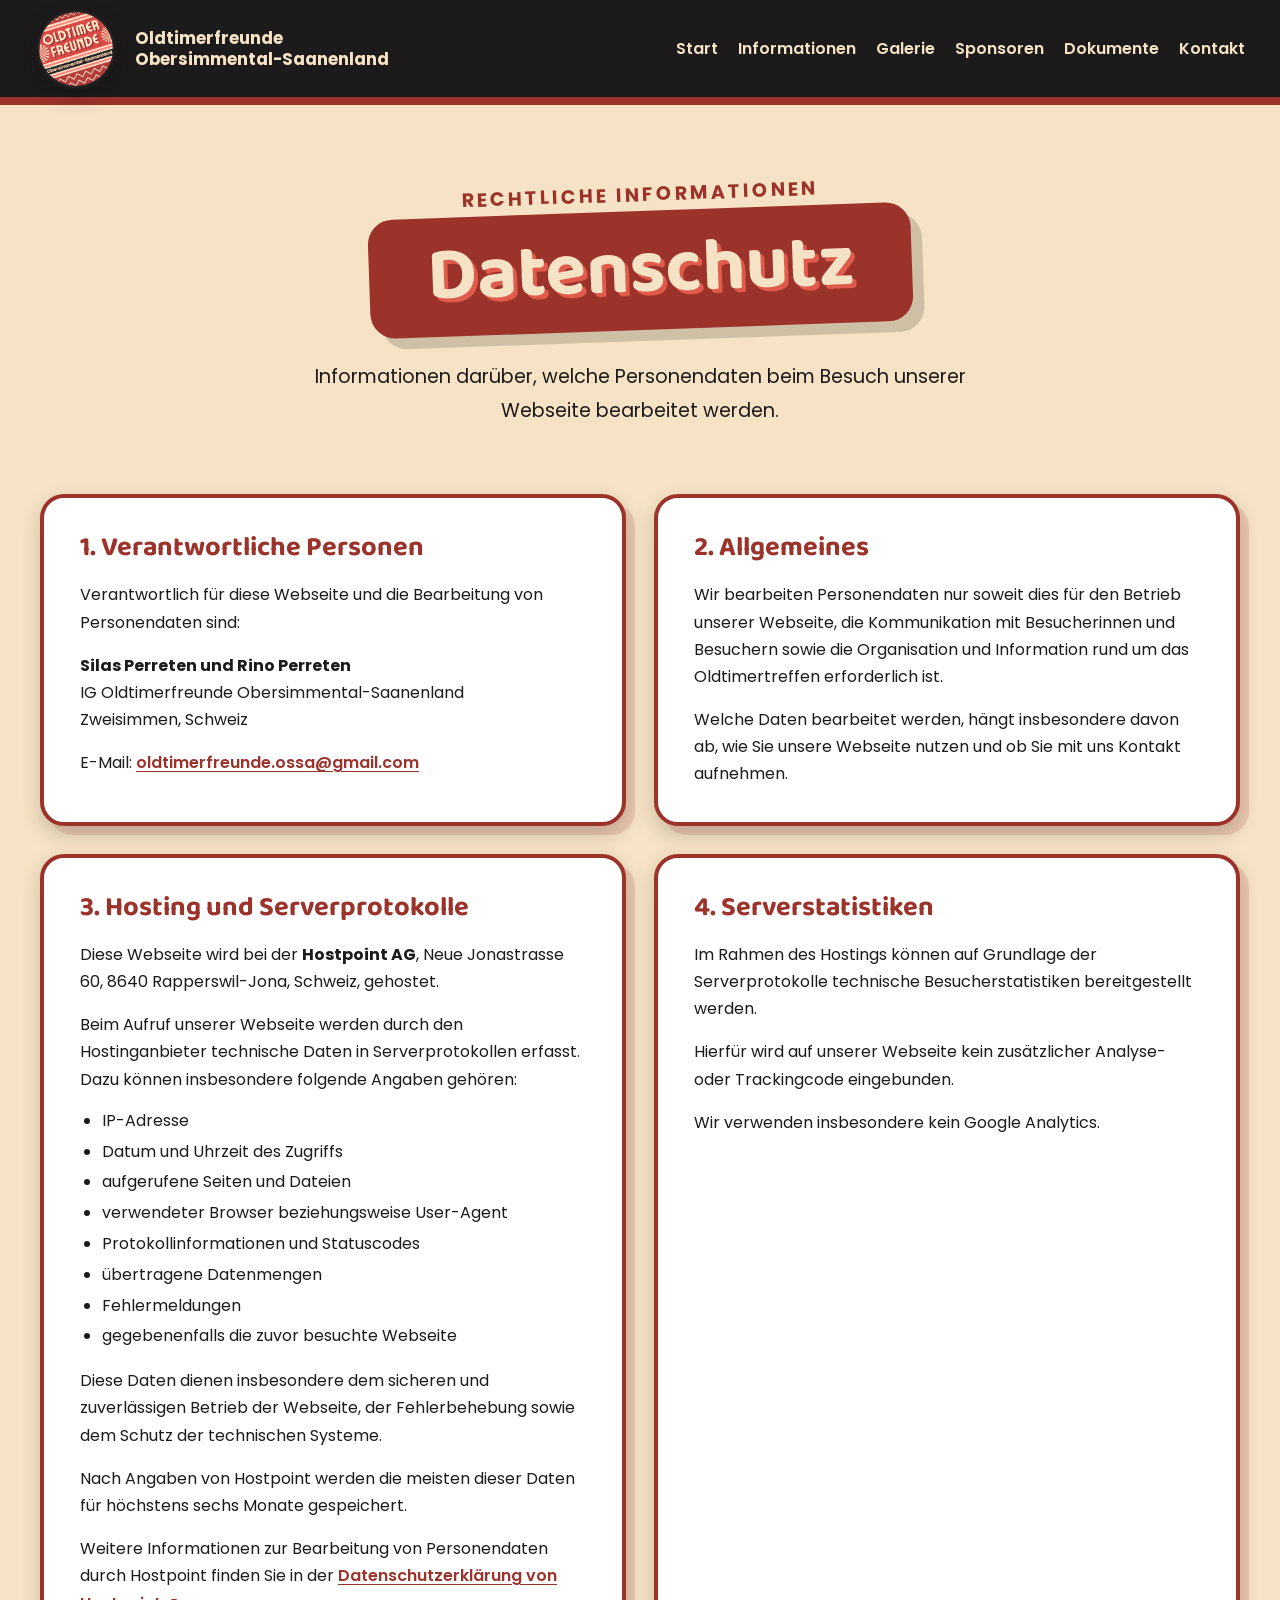
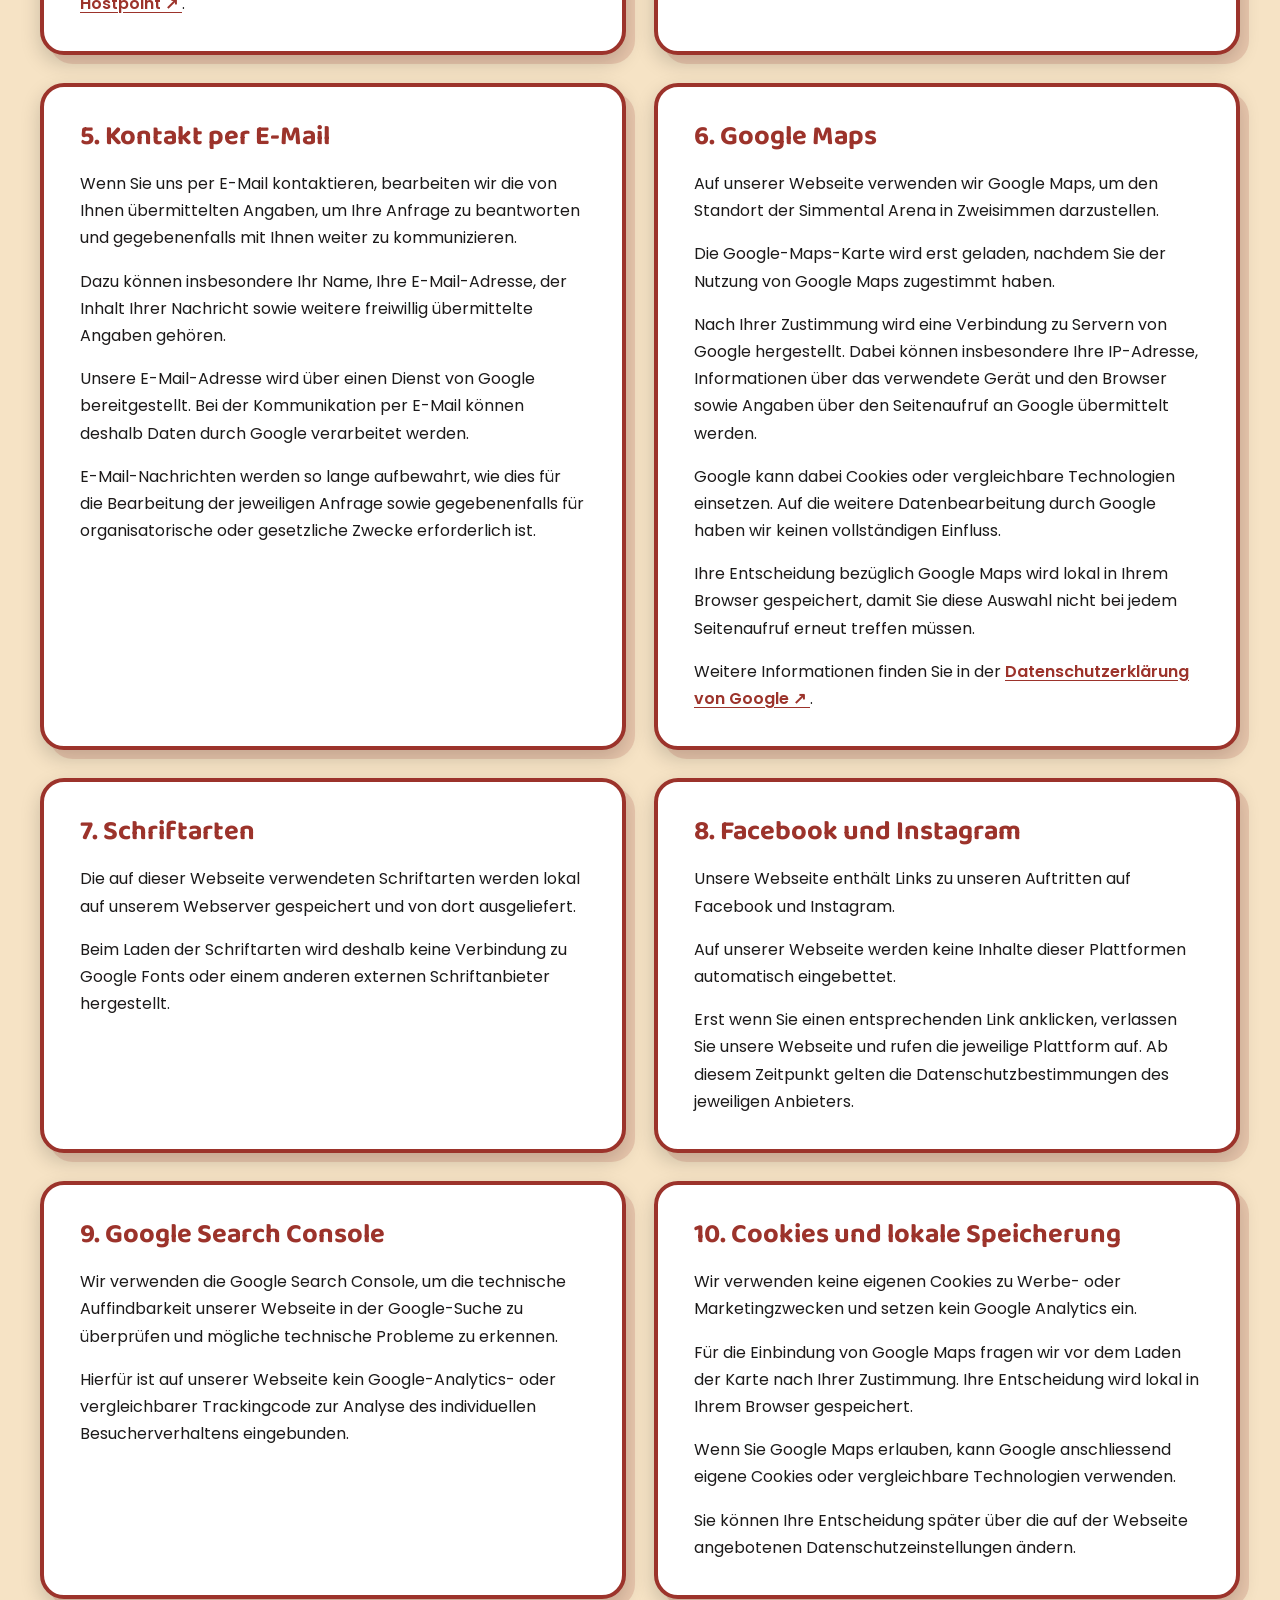
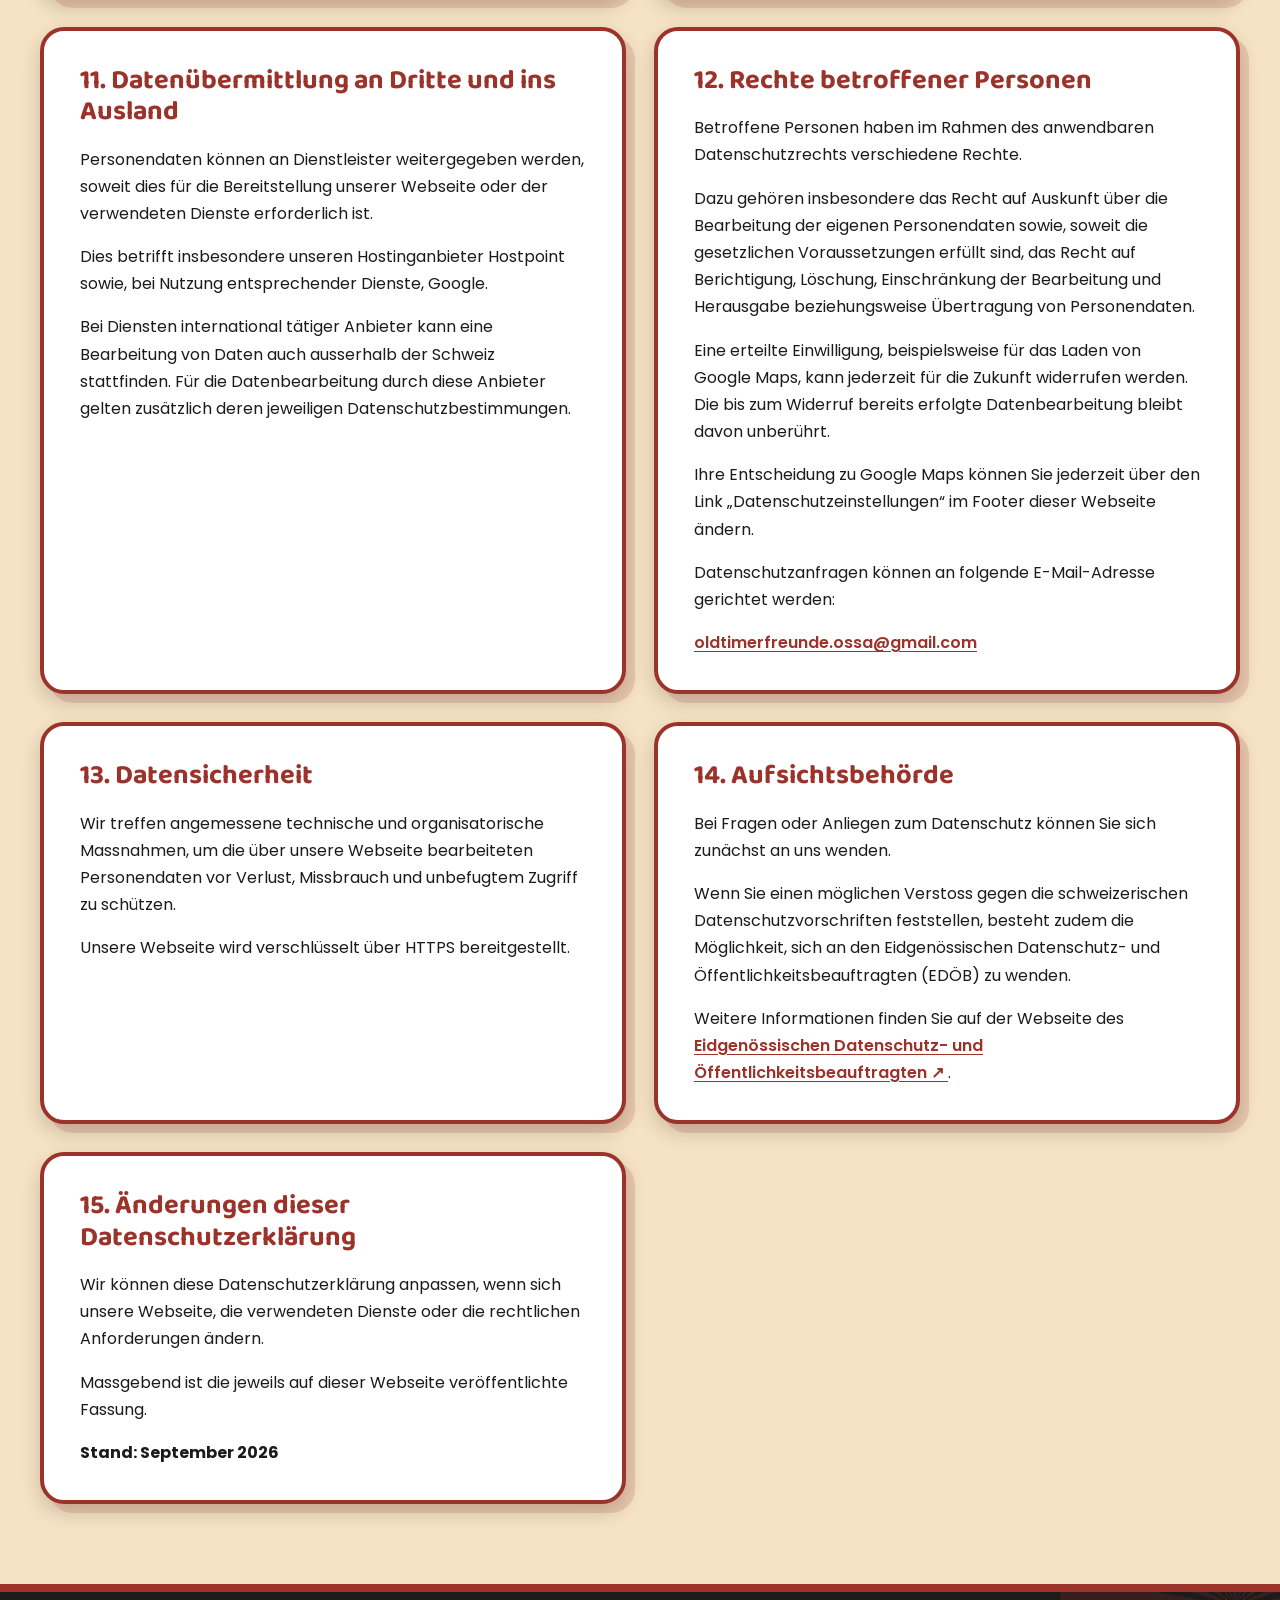
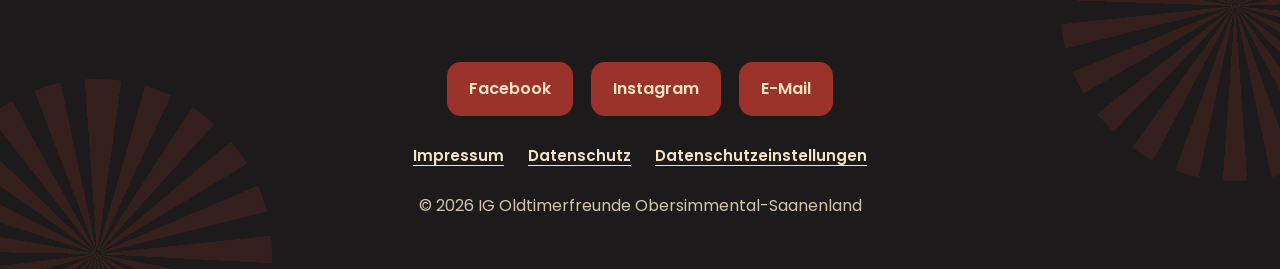
<file: datenschutz/index.html>
<!doctype html>
<html lang="de">
    <head>
        <meta charset="UTF-8" />
        <meta name="viewport" content="width=device-width, initial-scale=1" />

        <title>Datenschutz | Oldtimerfreunde Obersimmental-Saanenland</title>

        <meta name="description" content="Datenschutzerklärung der IG Oldtimerfreunde Obersimmental-Saanenland." />

        <meta name="robots" content="index,follow" />

        <meta property="og:title" content="Datenschutz | Oldtimerfreunde Obersimmental-Saanenland" />

        <meta
            property="og:description"
            content="Informationen zum Datenschutz auf der Webseite der IG Oldtimerfreunde Obersimmental-Saanenland." />

        <meta property="og:url" content="https://oldtimerfreunde-ossa.ch/datenschutz/" />

        <meta property="og:type" content="website" />
        <meta property="og:locale" content="de_CH" />

        <link rel="canonical" href="https://oldtimerfreunde-ossa.ch/datenschutz/" />

        <link rel="icon" href="../images/logo.png" type="image/png" />

        <link rel="stylesheet" href="../css/stylesheet.css" />
    </head>

    <body>
        <!-- ================================================= -->
        <!-- HEADER -->
        <!-- ================================================= -->

        <header>
            <div class="header-left">
                <a href="/" aria-label="Zur Startseite">
                    <img
                        src="../images/logo.png"
                        class="brand-logo"
                        alt="Logo der Oldtimerfreunde Obersimmental-Saanenland" />
                </a>

                <div class="brand">
                    Oldtimerfreunde<br />
                    Obersimmental-Saanenland
                </div>
            </div>

            <input type="checkbox" id="nav-toggle" class="nav-toggle" aria-label="Navigation öffnen" />

            <label for="nav-toggle" class="nav-toggle-label"> ☰ </label>

            <nav aria-label="Hauptnavigation">
                <a href="/"> Start </a>

                <a href="../informationen/"> Informationen </a>

                <a href="../galerie/"> Galerie </a>

                <a href="../sponsoren/"> Sponsoren </a>

                <a href="../dokumente/"> Dokumente </a>

                <a href="../kontakt/"> Kontakt </a>
            </nav>
        </header>

        <main>
            <!-- ================================================= -->
            <!-- SEITENTITEL -->
            <!-- ================================================= -->

            <section class="page-header page-header-decorated">
                <p class="page-subtitle">Rechtliche Informationen</p>

                <div class="page-title-box">
                    <h1>Datenschutz</h1>
                </div>

                <p class="page-introduction">
                    Informationen darüber, welche Personendaten beim Besuch unserer Webseite bearbeitet werden.
                </p>
            </section>

            <!-- ================================================= -->
            <!-- DATENSCHUTZERKLÄRUNG -->
            <!-- ================================================= -->

            <section class="legal-content">
                <!-- VERANTWORTLICHE -->

                <article class="legal-card">
                    <h2>1. Verantwortliche Personen</h2>

                    <p>Verantwortlich für diese Webseite und die Bearbeitung von Personendaten sind:</p>

                    <p>
                        <strong>Silas Perreten und Rino Perreten</strong><br />
                        IG Oldtimerfreunde Obersimmental-Saanenland<br />
                        Zweisimmen, Schweiz
                    </p>

                    <p>
                        E-Mail:
                        <a href="mailto:oldtimerfreunde.ossa@gmail.com"> oldtimerfreunde.ossa@gmail.com </a>
                    </p>
                </article>

                <!-- ALLGEMEINES -->

                <article class="legal-card">
                    <h2>2. Allgemeines</h2>

                    <p>
                        Wir bearbeiten Personendaten nur soweit dies für den Betrieb unserer Webseite, die Kommunikation
                        mit Besucherinnen und Besuchern sowie die Organisation und Information rund um das
                        Oldtimertreffen erforderlich ist.
                    </p>

                    <p>
                        Welche Daten bearbeitet werden, hängt insbesondere davon ab, wie Sie unsere Webseite nutzen und
                        ob Sie mit uns Kontakt aufnehmen.
                    </p>
                </article>

                <!-- HOSTING -->

                <article class="legal-card">
                    <h2>3. Hosting und Serverprotokolle</h2>

                    <p>
                        Diese Webseite wird bei der
                        <strong>Hostpoint AG</strong>, Neue Jonastrasse 60, 8640 Rapperswil-Jona, Schweiz, gehostet.
                    </p>

                    <p>
                        Beim Aufruf unserer Webseite werden durch den Hostinganbieter technische Daten in
                        Serverprotokollen erfasst. Dazu können insbesondere folgende Angaben gehören:
                    </p>

                    <ul>
                        <li>IP-Adresse</li>
                        <li>Datum und Uhrzeit des Zugriffs</li>
                        <li>aufgerufene Seiten und Dateien</li>
                        <li>verwendeter Browser beziehungsweise User-Agent</li>
                        <li>Protokollinformationen und Statuscodes</li>
                        <li>übertragene Datenmengen</li>
                        <li>Fehlermeldungen</li>
                        <li>gegebenenfalls die zuvor besuchte Webseite</li>
                    </ul>

                    <p>
                        Diese Daten dienen insbesondere dem sicheren und zuverlässigen Betrieb der Webseite, der
                        Fehlerbehebung sowie dem Schutz der technischen Systeme.
                    </p>

                    <p>
                        Nach Angaben von Hostpoint werden die meisten dieser Daten für höchstens sechs Monate
                        gespeichert.
                    </p>
                    <p>
                        Weitere Informationen zur Bearbeitung von Personendaten
                        durch Hostpoint finden Sie in der
                        <a
                            href="https://www.hostpoint.ch/hostpoint/kontakt-agb.html#datenschutz"
                            target="_blank"
                            rel="noopener noreferrer"
                        >
                            Datenschutzerklärung von Hostpoint ↗
                        </a>.
                    </p>
                </article>

                <!-- SERVERSTATISTIK -->

                <article class="legal-card">
                    <h2>4. Serverstatistiken</h2>

                    <p>
                        Im Rahmen des Hostings können auf Grundlage der Serverprotokolle technische Besucherstatistiken
                        bereitgestellt werden.
                    </p>

                    <p>Hierfür wird auf unserer Webseite kein zusätzlicher Analyse- oder Trackingcode eingebunden.</p>

                    <p>Wir verwenden insbesondere kein Google Analytics.</p>
                </article>

                <!-- E-MAIL -->

                <article class="legal-card">
                    <h2>5. Kontakt per E-Mail</h2>

                    <p>
                        Wenn Sie uns per E-Mail kontaktieren, bearbeiten wir die von Ihnen übermittelten Angaben, um
                        Ihre Anfrage zu beantworten und gegebenenfalls mit Ihnen weiter zu kommunizieren.
                    </p>

                    <p>
                        Dazu können insbesondere Ihr Name, Ihre E-Mail-Adresse, der Inhalt Ihrer Nachricht sowie weitere
                        freiwillig übermittelte Angaben gehören.
                    </p>

                    <p>
                        Unsere E-Mail-Adresse wird über einen Dienst von Google bereitgestellt. Bei der Kommunikation
                        per E-Mail können deshalb Daten durch Google verarbeitet werden.
                    </p>

                    <p>
                        E-Mail-Nachrichten werden so lange aufbewahrt, wie dies für die Bearbeitung der jeweiligen
                        Anfrage sowie gegebenenfalls für organisatorische oder gesetzliche Zwecke erforderlich ist.
                    </p>
                </article>

                <!-- GOOGLE MAPS -->

                <article class="legal-card">
                    <h2>6. Google Maps</h2>

                    <p>
                        Auf unserer Webseite verwenden wir Google Maps, um den Standort der Simmental Arena in
                        Zweisimmen darzustellen.
                    </p>

                    <p>
                        Die Google-Maps-Karte wird erst geladen, nachdem Sie der Nutzung von Google Maps zugestimmt
                        haben.
                    </p>

                    <p>
                        Nach Ihrer Zustimmung wird eine Verbindung zu Servern von Google hergestellt. Dabei können
                        insbesondere Ihre IP-Adresse, Informationen über das verwendete Gerät und den Browser sowie
                        Angaben über den Seitenaufruf an Google übermittelt werden.
                    </p>

                    <p>
                        Google kann dabei Cookies oder vergleichbare Technologien einsetzen. Auf die weitere
                        Datenbearbeitung durch Google haben wir keinen vollständigen Einfluss.
                    </p>

                    <p>
                        Ihre Entscheidung bezüglich Google Maps wird lokal in Ihrem Browser gespeichert, damit Sie diese
                        Auswahl nicht bei jedem Seitenaufruf erneut treffen müssen.
                    </p>

                    <p>
                        Weitere Informationen finden Sie in der
                        <a href="https://policies.google.com/privacy?hl=de" target="_blank" rel="noopener noreferrer">
                            Datenschutzerklärung von Google ↗ </a
                        >.
                    </p>
                </article>

                <!-- SCHRIFTARTEN -->

                <article class="legal-card">
                    <h2>7. Schriftarten</h2>

                    <p>
                        Die auf dieser Webseite verwendeten Schriftarten werden lokal auf unserem Webserver gespeichert
                        und von dort ausgeliefert.
                    </p>

                    <p>
                        Beim Laden der Schriftarten wird deshalb keine Verbindung zu Google Fonts oder einem anderen
                        externen Schriftanbieter hergestellt.
                    </p>
                </article>

                <!-- SOCIAL MEDIA -->

                <article class="legal-card">
                    <h2>8. Facebook und Instagram</h2>

                    <p>Unsere Webseite enthält Links zu unseren Auftritten auf Facebook und Instagram.</p>

                    <p>Auf unserer Webseite werden keine Inhalte dieser Plattformen automatisch eingebettet.</p>

                    <p>
                        Erst wenn Sie einen entsprechenden Link anklicken, verlassen Sie unsere Webseite und rufen die
                        jeweilige Plattform auf. Ab diesem Zeitpunkt gelten die Datenschutzbestimmungen des jeweiligen
                        Anbieters.
                    </p>
                </article>

                <!-- SEARCH CONSOLE -->

                <article class="legal-card">
                    <h2>9. Google Search Console</h2>

                    <p>
                        Wir verwenden die Google Search Console, um die technische Auffindbarkeit unserer Webseite in
                        der Google-Suche zu überprüfen und mögliche technische Probleme zu erkennen.
                    </p>

                    <p>
                        Hierfür ist auf unserer Webseite kein Google-Analytics- oder vergleichbarer Trackingcode zur
                        Analyse des individuellen Besucherverhaltens eingebunden.
                    </p>
                </article>

                <!-- COOKIES -->

                <article class="legal-card">
                    <h2>10. Cookies und lokale Speicherung</h2>

                    <p>
                        Wir verwenden keine eigenen Cookies zu Werbe- oder Marketingzwecken und setzen kein Google
                        Analytics ein.
                    </p>

                    <p>
                        Für die Einbindung von Google Maps fragen wir vor dem Laden der Karte nach Ihrer Zustimmung.
                        Ihre Entscheidung wird lokal in Ihrem Browser gespeichert.
                    </p>

                    <p>
                        Wenn Sie Google Maps erlauben, kann Google anschliessend eigene Cookies oder vergleichbare
                        Technologien verwenden.
                    </p>

                    <p>
                        Sie können Ihre Entscheidung später über die auf der Webseite angebotenen
                        Datenschutzeinstellungen ändern.
                    </p>
                </article>

                <!-- DATENÜBERMITTLUNG -->

                <article class="legal-card">
                    <h2>11. Datenübermittlung an Dritte und ins Ausland</h2>

                    <p>
                        Personendaten können an Dienstleister weitergegeben werden, soweit dies für die Bereitstellung
                        unserer Webseite oder der verwendeten Dienste erforderlich ist.
                    </p>

                    <p>
                        Dies betrifft insbesondere unseren Hostinganbieter Hostpoint sowie, bei Nutzung entsprechender
                        Dienste, Google.
                    </p>

                    <p>
                        Bei Diensten international tätiger Anbieter kann eine Bearbeitung von Daten auch ausserhalb der
                        Schweiz stattfinden. Für die Datenbearbeitung durch diese Anbieter gelten zusätzlich deren
                        jeweiligen Datenschutzbestimmungen.
                    </p>
                </article>

                <!-- RECHTE -->
                
                <article class="legal-card">
                    <h2>12. Rechte betroffener Personen</h2>

                    <p>Betroffene Personen haben im Rahmen des anwendbaren Datenschutzrechts verschiedene Rechte.</p>

                    <p>
                        Dazu gehören insbesondere das Recht auf Auskunft über die Bearbeitung der eigenen Personendaten sowie, soweit
                        die gesetzlichen Voraussetzungen erfüllt sind, das Recht auf Berichtigung, Löschung, Einschränkung der
                        Bearbeitung und Herausgabe beziehungsweise Übertragung von Personendaten.
                    </p>

                    <p>
                        Eine erteilte Einwilligung, beispielsweise für das Laden von Google Maps, kann jederzeit für die Zukunft
                        widerrufen werden. Die bis zum Widerruf bereits erfolgte Datenbearbeitung bleibt davon unberührt.
                    </p>

                    <p>
                        Ihre Entscheidung zu Google Maps können Sie jederzeit über den Link „Datenschutzeinstellungen“ im Footer dieser
                        Webseite ändern.
                    </p>

                    <p>Datenschutzanfragen können an folgende E-Mail-Adresse gerichtet werden:</p>

                    <p>
                        <a href="mailto:oldtimerfreunde.ossa@gmail.com"> oldtimerfreunde.ossa@gmail.com </a>
                    </p>
                </article>

                <!-- SICHERHEIT -->

                <article class="legal-card">
                    <h2>13. Datensicherheit</h2>

                    <p>
                        Wir treffen angemessene technische und organisatorische Massnahmen, um die über unsere Webseite
                        bearbeiteten Personendaten vor Verlust, Missbrauch und unbefugtem Zugriff zu schützen.
                    </p>

                    <p>Unsere Webseite wird verschlüsselt über HTTPS bereitgestellt.</p>
                </article>

                <!-- Aufsichtsbehörde -->
                
                <article class="legal-card">
                    <h2>14. Aufsichtsbehörde</h2>

                    <p>Bei Fragen oder Anliegen zum Datenschutz können Sie sich zunächst an uns wenden.</p>

                    <p>
                        Wenn Sie einen möglichen Verstoss gegen die schweizerischen Datenschutzvorschriften feststellen, besteht zudem
                        die Möglichkeit, sich an den Eidgenössischen Datenschutz- und Öffentlichkeitsbeauftragten (EDÖB) zu wenden.
                    </p>

                    <p>
                        Weitere Informationen finden Sie auf der Webseite des
                        <a href="https://www.edoeb.admin.ch/" target="_blank" rel="noopener noreferrer">
                            Eidgenössischen Datenschutz- und Öffentlichkeitsbeauftragten ↗ </a
                        >.
                    </p>
                </article>
                
                <!-- ÄNDERUNGEN -->

                <article class="legal-card">
                    <h2>15. Änderungen dieser Datenschutzerklärung</h2>

                    <p>
                        Wir können diese Datenschutzerklärung anpassen, wenn sich unsere Webseite, die verwendeten
                        Dienste oder die rechtlichen Anforderungen ändern.
                    </p>

                    <p>Massgebend ist die jeweils auf dieser Webseite veröffentlichte Fassung.</p>

                    <p>
                        <strong>Stand: September 2026</strong>
                    </p>
                </article>
            </section>
        </main>

        <!-- ================================================= -->
        <!-- FOOTER -->
        <!-- ================================================= -->

        <footer>
            <div class="button">
                <a
                    href="https://www.facebook.com/share/1Cvqb2ysq7/?mibextid=wwXIfr"
                    target="_blank"
                    rel="noopener noreferrer">
                    Facebook
                </a>

                <a href="https://www.instagram.com/oldtimerfreundeossa/" target="_blank" rel="noopener noreferrer">
                    Instagram
                </a>

                <a href="mailto:oldtimerfreunde.ossa@gmail.com"> E-Mail </a>
            </div>

            <!-- RECHTLICHE LINKS -->

            <div class="legal-links">
                <a href="../impressum/"> Impressum </a>

                <a href="../datenschutz/"> Datenschutz </a>

                <button type="button" class="privacy-settings-button" data-consent-settings>
                    Datenschutzeinstellungen
                </button>
            </div>

            <p>© 2026 IG Oldtimerfreunde Obersimmental-Saanenland</p>
        </footer>

        <!-- ================================================= -->
        <!-- NACH-OBEN-BUTTON -->
        <!-- ================================================= -->

        <button id="backToTop" class="back-to-top" aria-label="Nach oben scrollen">
            <svg
                viewBox="0 0 24 24"
                fill="none"
                stroke="currentColor"
                stroke-width="2.5"
                stroke-linecap="round"
                stroke-linejoin="round">
                <path d="M6 15l6-6 6 6"></path>
            </svg>
        </button>

        <script src="../js/header.js"></script>
        <script src="../js/consent.js"></script>
    </body>
</html>
</file>
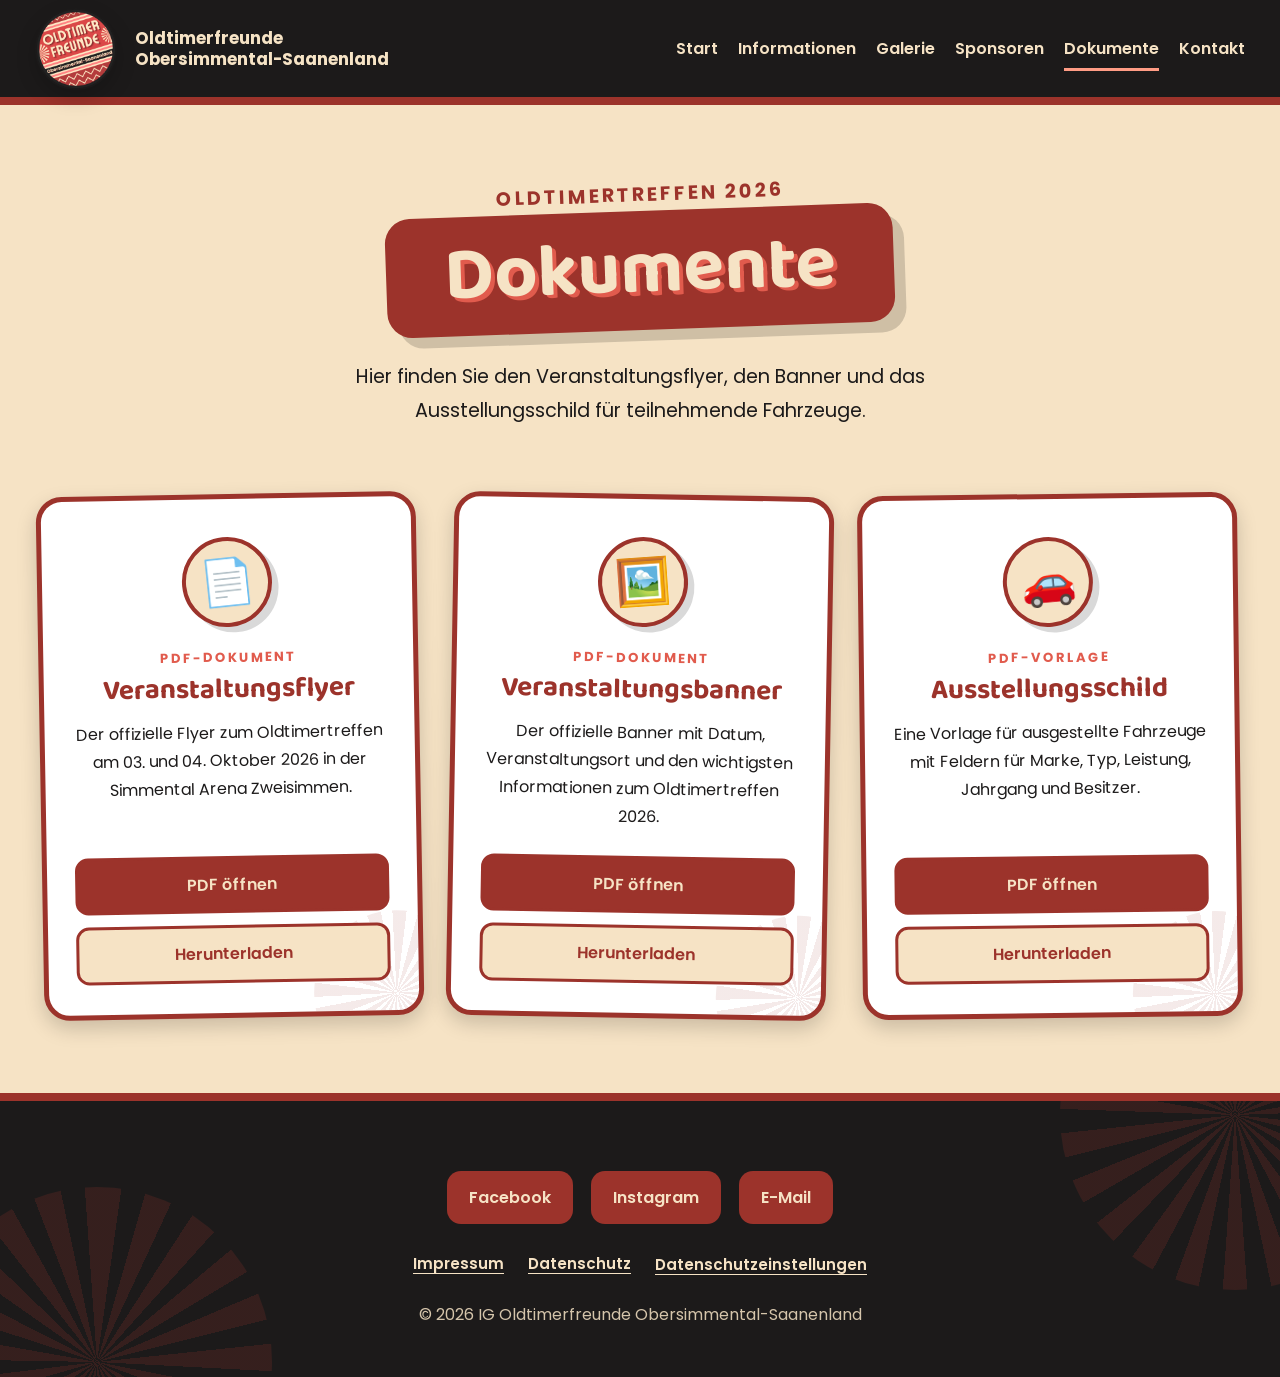
<file: dokumente/index.html>
<!doctype html>
<html lang="de">
    <head>
        <meta charset="UTF-8" />
        <meta name="viewport" content="width=device-width, initial-scale=1" />

        <title>Dokumente | Oldtimerfreunde Obersimmental-Saanenland</title>

        <meta
            name="description"
            content="Flyer, Banner und weitere Downloads zum Oldtimertreffen 2026 in Zweisimmen." />

        <meta property="og:title" content="Dokumente | Oldtimerfreunde Obersimmental-Saanenland" />

        <meta
            property="og:description"
            content="Flyer, Banner und weitere Downloads zum Oldtimertreffen 2026 in Zweisimmen." />

        <meta property="og:url" content="https://oldtimerfreunde-ossa.ch/dokumente/" />

        <meta property="og:type" content="website" />

        <meta property="og:locale" content="de_CH" />

        <link rel="icon" href="../images/logo.png" type="image/png" />
        <link rel="stylesheet" href="../css/stylesheet.css" />
        <link rel="canonical" href="https://oldtimerfreunde-ossa.ch/dokumente/" />
    </head>

    <body>
        <!-- ================================================= -->
        <!-- HEADER -->
        <!-- ================================================= -->

        <header>
            <div class="header-left">
                <a href="/" aria-label="Zur Startseite">
                    <img
                        src="../images/logo.png"
                        class="brand-logo"
                        alt="Logo der Oldtimerfreunde Obersimmental-Saanenland" />
                </a>

                <div class="brand">
                    Oldtimerfreunde<br />
                    Obersimmental-Saanenland
                </div>
            </div>

            <input type="checkbox" id="nav-toggle" class="nav-toggle" aria-label="Navigation öffnen" />

            <label for="nav-toggle" class="nav-toggle-label"> ☰ </label>

            <nav aria-label="Hauptnavigation">

                <a href="/">
                    Start
                </a>

                <a href="../informationen/">
                    Informationen
                </a>

                <a href="../galerie/">
                    Galerie
                </a>

                <a href="../sponsoren/">
                    Sponsoren
                </a>

                <a
                    href="../dokumente/"
                    class="active"
                    aria-current="page"
                >
                    Dokumente
                </a>

                <a href="../kontakt/">
                    Kontakt
                </a>

            </nav>
        </header>

        <main>
            <!-- ================================================= -->
            <!-- SEITENTITEL -->
            <!-- ================================================= -->

            <section class="page-header page-header-decorated">
                <p class="page-subtitle">Oldtimertreffen 2026</p>

                <div class="page-title-box">
                    <h1>Dokumente</h1>
                </div>

                <p class="page-introduction">
                    Hier finden Sie den Veranstaltungsflyer, den Banner und das Ausstellungsschild für teilnehmende
                    Fahrzeuge.
                </p>
            </section>

            <!-- ================================================= -->
            <!-- DOKUMENTE -->
            <!-- ================================================= -->

            <section class="documents-section">
                <div class="documents-grid">
                    <!-- ================================================= -->
                    <!-- FLYER -->
                    <!-- ================================================= -->

                    <article class="document-card">
                        <span class="document-icon" aria-hidden="true"> 📄 </span>

                        <p class="document-type">PDF-Dokument</p>

                        <h2>Veranstaltungsflyer</h2>

                        <p>
                            Der offizielle Flyer zum Oldtimertreffen am 03. und 04. Oktober 2026 in der Simmental Arena
                            Zweisimmen.
                        </p>

                        <div class="document-actions">
                            <a href="../pdf/Flyer.pdf" target="_blank" rel="noopener noreferrer"> PDF öffnen </a>

                            <a href="../pdf/Flyer.pdf" download> Herunterladen </a>
                        </div>
                    </article>

                    <!-- ================================================= -->
                    <!-- BANNER -->
                    <!-- ================================================= -->

                    <article class="document-card">
                        <span class="document-icon" aria-hidden="true"> 🖼️ </span>

                        <p class="document-type">PDF-Dokument</p>

                        <h2>Veranstaltungsbanner</h2>

                        <p>
                            Der offizielle Banner mit Datum, Veranstaltungsort und den wichtigsten Informationen zum
                            Oldtimertreffen 2026.
                        </p>

                        <div class="document-actions">
                            <a href="../pdf/Banner.pdf" target="_blank" rel="noopener noreferrer"> PDF öffnen </a>

                            <a href="../pdf/Banner.pdf" download> Herunterladen </a>
                        </div>
                    </article>

                    <!-- ================================================= -->
                    <!-- AUSSTELLUNGSSCHILD -->
                    <!-- ================================================= -->

                    <article class="document-card">
                        <span class="document-icon" aria-hidden="true"> 🚗 </span>

                        <p class="document-type">PDF-Vorlage</p>

                        <h2>Ausstellungsschild</h2>

                        <p>
                            Eine Vorlage für ausgestellte Fahrzeuge mit Feldern für Marke, Typ, Leistung, Jahrgang und
                            Besitzer.
                        </p>

                        <div class="document-actions">
                            <a href="../pdf/Ausstellungsschild.pdf" target="_blank" rel="noopener noreferrer">
                                PDF öffnen
                            </a>

                            <a href="../pdf/Ausstellungsschild.pdf" download> Herunterladen </a>
                        </div>
                    </article>
                </div>
            </section>
        </main>

        <!-- ================================================= -->
        <!-- FOOTER -->
        <!-- ================================================= -->

        <footer>

            <div class="button">

                <a
                    href="https://www.facebook.com/share/1Cvqb2ysq7/?mibextid=wwXIfr"
                    target="_blank"
                    rel="noopener noreferrer"
                >
                    Facebook
                </a>

                <a
                    href="https://www.instagram.com/oldtimerfreundeossa/"
                    target="_blank"
                    rel="noopener noreferrer"
                >
                    Instagram
                </a>

                <a href="mailto:oldtimerfreunde.ossa@gmail.com">
                    E-Mail
                </a>

            </div>


            <!-- RECHTLICHE LINKS -->

            <div class="legal-links">

                <a href="../impressum/">
                    Impressum
                </a>

                <a href="../datenschutz/">
                    Datenschutz
                </a>

                <button
                    type="button"
                    class="privacy-settings-button"
                    data-consent-settings
                >
                    Datenschutzeinstellungen
                </button>

            </div>


            <p>
                © 2026 IG Oldtimerfreunde Obersimmental-Saanenland
            </p>

        </footer>

        <!-- ================================================= -->
        <!-- NACH-OBEN-BUTTON -->
        <!-- ================================================= -->

        <button id="backToTop" class="back-to-top" aria-label="Nach oben scrollen">
            <svg
                viewBox="0 0 24 24"
                fill="none"
                stroke="currentColor"
                stroke-width="2.5"
                stroke-linecap="round"
                stroke-linejoin="round">
                <path d="M6 15l6-6 6 6"></path>
            </svg>
        </button>

        <script src="../js/header.js"></script>
        <script src="../js/consent.js"></script>
        
    </body>
</html>
</file>
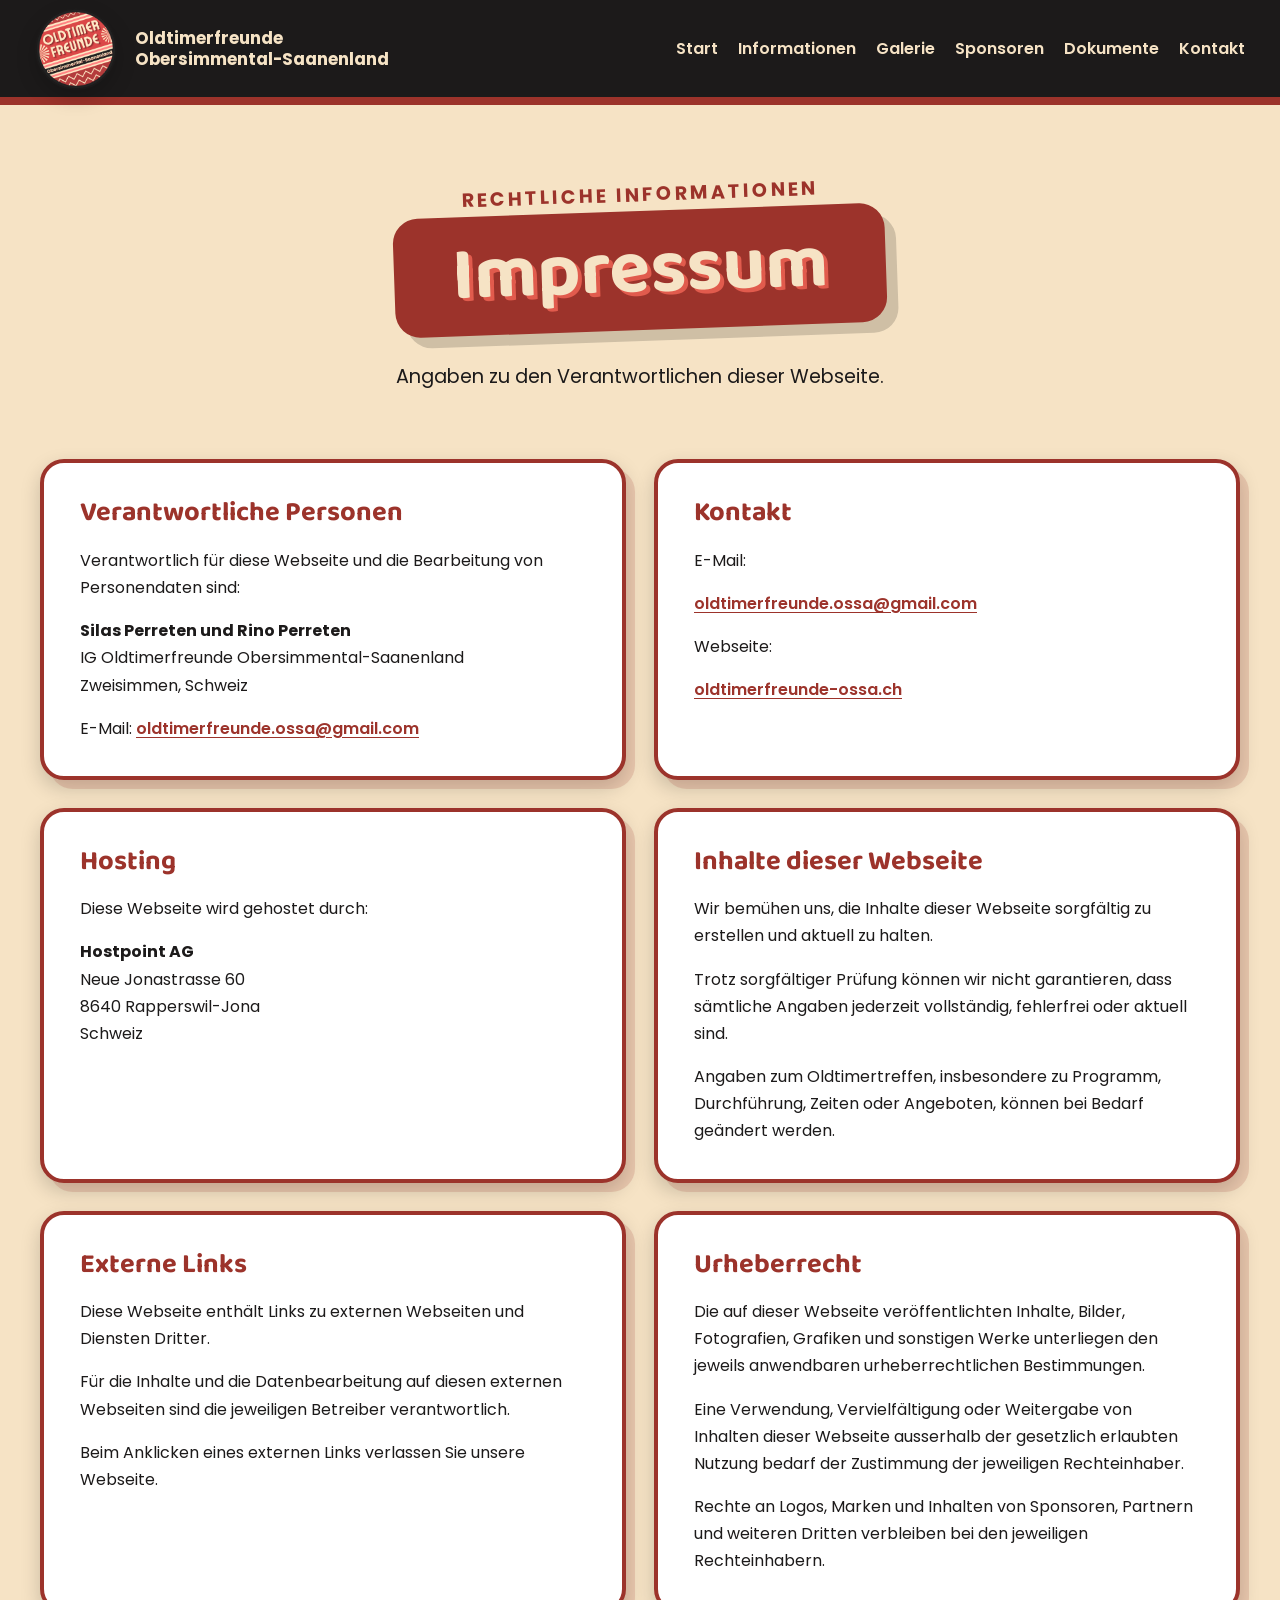
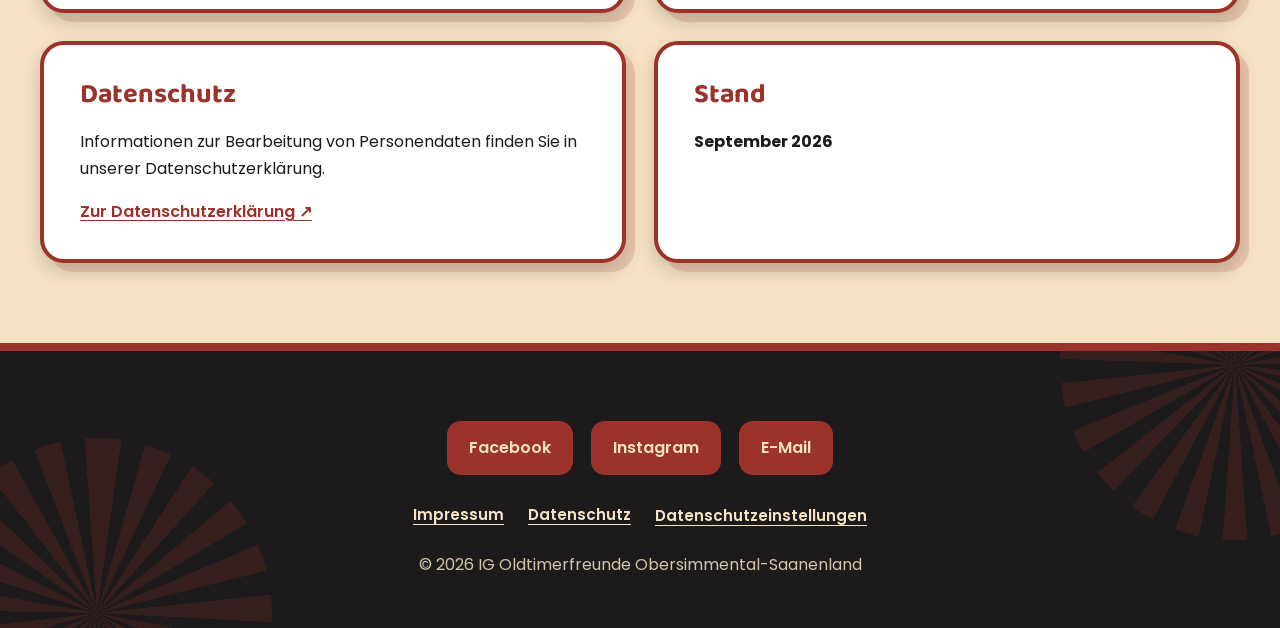
<file: impressum/index.html>
<!doctype html>
<html lang="de">
    <head>
        <meta charset="UTF-8" />
        <meta name="viewport" content="width=device-width, initial-scale=1" />

        <title>Impressum | Oldtimerfreunde Obersimmental-Saanenland</title>

        <meta name="description" content="Impressum der IG Oldtimerfreunde Obersimmental-Saanenland." />

        <meta name="robots" content="index,follow" />

        <meta property="og:title" content="Impressum | Oldtimerfreunde Obersimmental-Saanenland" />

        <meta
            property="og:description"
            content="Impressum und Kontaktangaben der IG Oldtimerfreunde Obersimmental-Saanenland." />

        <meta property="og:url" content="https://oldtimerfreunde-ossa.ch/impressum/" />

        <meta property="og:type" content="website" />
        <meta property="og:locale" content="de_CH" />

        <link rel="canonical" href="https://oldtimerfreunde-ossa.ch/impressum/" />

        <link rel="icon" href="../images/logo.png" type="image/png" />

        <link rel="stylesheet" href="../css/stylesheet.css" />
    </head>

    <body>
        <!-- ================================================= -->
        <!-- HEADER -->
        <!-- ================================================= -->

        <header>
            <div class="header-left">
                <a href="/" aria-label="Zur Startseite">
                    <img
                        src="../images/logo.png"
                        class="brand-logo"
                        alt="Logo der Oldtimerfreunde Obersimmental-Saanenland" />
                </a>

                <div class="brand">
                    Oldtimerfreunde<br />
                    Obersimmental-Saanenland
                </div>
            </div>

            <input type="checkbox" id="nav-toggle" class="nav-toggle" aria-label="Navigation öffnen" />

            <label for="nav-toggle" class="nav-toggle-label"> ☰ </label>

            <nav aria-label="Hauptnavigation">
                <a href="/"> Start </a>

                <a href="../informationen/"> Informationen </a>

                <a href="../galerie/"> Galerie </a>

                <a href="../sponsoren/"> Sponsoren </a>

                <a href="../dokumente/"> Dokumente </a>

                <a href="../kontakt/"> Kontakt </a>
            </nav>
        </header>

        <main>
            <!-- ================================================= -->
            <!-- SEITENTITEL -->
            <!-- ================================================= -->

            <section class="page-header page-header-decorated">
                <p class="page-subtitle">Rechtliche Informationen</p>

                <div class="page-title-box">
                    <h1>Impressum</h1>
                </div>

                <p class="page-introduction">Angaben zu den Verantwortlichen dieser Webseite.</p>
            </section>

            <!-- ================================================= -->
            <!-- IMPRESSUM -->
            <!-- ================================================= -->

            <section class="legal-content">
                <article class="legal-card">
                    <h2>Verantwortliche Personen</h2>

                    <p>Verantwortlich für diese Webseite und die Bearbeitung von Personendaten sind:</p>

                    <p>
                        <strong>Silas Perreten und Rino Perreten</strong><br />
                        IG Oldtimerfreunde Obersimmental-Saanenland<br />
                        Zweisimmen, Schweiz
                    </p>

                    <p>
                        E-Mail:
                        <a href="mailto:oldtimerfreunde.ossa@gmail.com"> oldtimerfreunde.ossa@gmail.com </a>
                    </p>
                </article>

                <article class="legal-card">
                    <h2>Kontakt</h2>

                    <p>E-Mail:</p>

                    <p>
                        <a href="mailto:oldtimerfreunde.ossa@gmail.com"> oldtimerfreunde.ossa@gmail.com </a>
                    </p>

                    <p>Webseite:</p>

                    <p>
                        <a href="https://oldtimerfreunde-ossa.ch/"> oldtimerfreunde-ossa.ch </a>
                    </p>
                </article>

                <article class="legal-card">
                    <h2>Hosting</h2>

                    <p>Diese Webseite wird gehostet durch:</p>

                    <p>
                        <strong>Hostpoint AG</strong><br />
                        Neue Jonastrasse 60<br />
                        8640 Rapperswil-Jona<br />
                        Schweiz
                    </p>
                </article>

                <article class="legal-card">
                    <h2>Inhalte dieser Webseite</h2>

                    <p>Wir bemühen uns, die Inhalte dieser Webseite sorgfältig zu erstellen und aktuell zu halten.</p>

                    <p>
                        Trotz sorgfältiger Prüfung können wir nicht garantieren, dass sämtliche Angaben jederzeit
                        vollständig, fehlerfrei oder aktuell sind.
                    </p>

                    <p>
                        Angaben zum Oldtimertreffen, insbesondere zu Programm, Durchführung, Zeiten oder Angeboten,
                        können bei Bedarf geändert werden.
                    </p>
                </article>

                <article class="legal-card">
                    <h2>Externe Links</h2>

                    <p>Diese Webseite enthält Links zu externen Webseiten und Diensten Dritter.</p>

                    <p>
                        Für die Inhalte und die Datenbearbeitung auf diesen externen Webseiten sind die jeweiligen
                        Betreiber verantwortlich.
                    </p>

                    <p>Beim Anklicken eines externen Links verlassen Sie unsere Webseite.</p>
                </article>

                <article class="legal-card">
                    <h2>Urheberrecht</h2>

                    <p>
                        Die auf dieser Webseite veröffentlichten Inhalte, Bilder, Fotografien, Grafiken und sonstigen
                        Werke unterliegen den jeweils anwendbaren urheberrechtlichen Bestimmungen.
                    </p>

                    <p>
                        Eine Verwendung, Vervielfältigung oder Weitergabe von Inhalten dieser Webseite ausserhalb der
                        gesetzlich erlaubten Nutzung bedarf der Zustimmung der jeweiligen Rechteinhaber.
                    </p>

                    <p>
                        Rechte an Logos, Marken und Inhalten von Sponsoren, Partnern und weiteren Dritten verbleiben bei
                        den jeweiligen Rechteinhabern.
                    </p>
                </article>

                <article class="legal-card">
                    <h2>Datenschutz</h2>

                    <p>Informationen zur Bearbeitung von Personendaten finden Sie in unserer Datenschutzerklärung.</p>

                    <p>
                        <a href="../datenschutz/"> Zur Datenschutzerklärung ↗ </a>
                    </p>
                </article>

                <article class="legal-card">
                    <h2>Stand</h2>

                    <p>
                        <strong>September 2026</strong>
                    </p>
                </article>
            </section>
        </main>

        <!-- ================================================= -->
        <!-- FOOTER -->
        <!-- ================================================= -->

        <footer>
            <div class="button">
                <a
                    href="https://www.facebook.com/share/1Cvqb2ysq7/?mibextid=wwXIfr"
                    target="_blank"
                    rel="noopener noreferrer">
                    Facebook
                </a>

                <a href="https://www.instagram.com/oldtimerfreundeossa/" target="_blank" rel="noopener noreferrer">
                    Instagram
                </a>

                <a href="mailto:oldtimerfreunde.ossa@gmail.com"> E-Mail </a>
            </div>

            <!-- RECHTLICHE LINKS -->

            <div class="legal-links">
                <a href="../impressum/"> Impressum </a>

                <a href="../datenschutz/"> Datenschutz </a>

                <button type="button" class="privacy-settings-button" data-consent-settings>
                    Datenschutzeinstellungen
                </button>
            </div>

            <p>© 2026 IG Oldtimerfreunde Obersimmental-Saanenland</p>
        </footer>

        <!-- ================================================= -->
        <!-- NACH-OBEN-BUTTON -->
        <!-- ================================================= -->

        <button id="backToTop" class="back-to-top" aria-label="Nach oben scrollen">
            <svg
                viewBox="0 0 24 24"
                fill="none"
                stroke="currentColor"
                stroke-width="2.5"
                stroke-linecap="round"
                stroke-linejoin="round">
                <path d="M6 15l6-6 6 6"></path>
            </svg>
        </button>

        <script src="../js/header.js"></script>
        <script src="../js/consent.js"></script>
    </body>
</html>
</file>
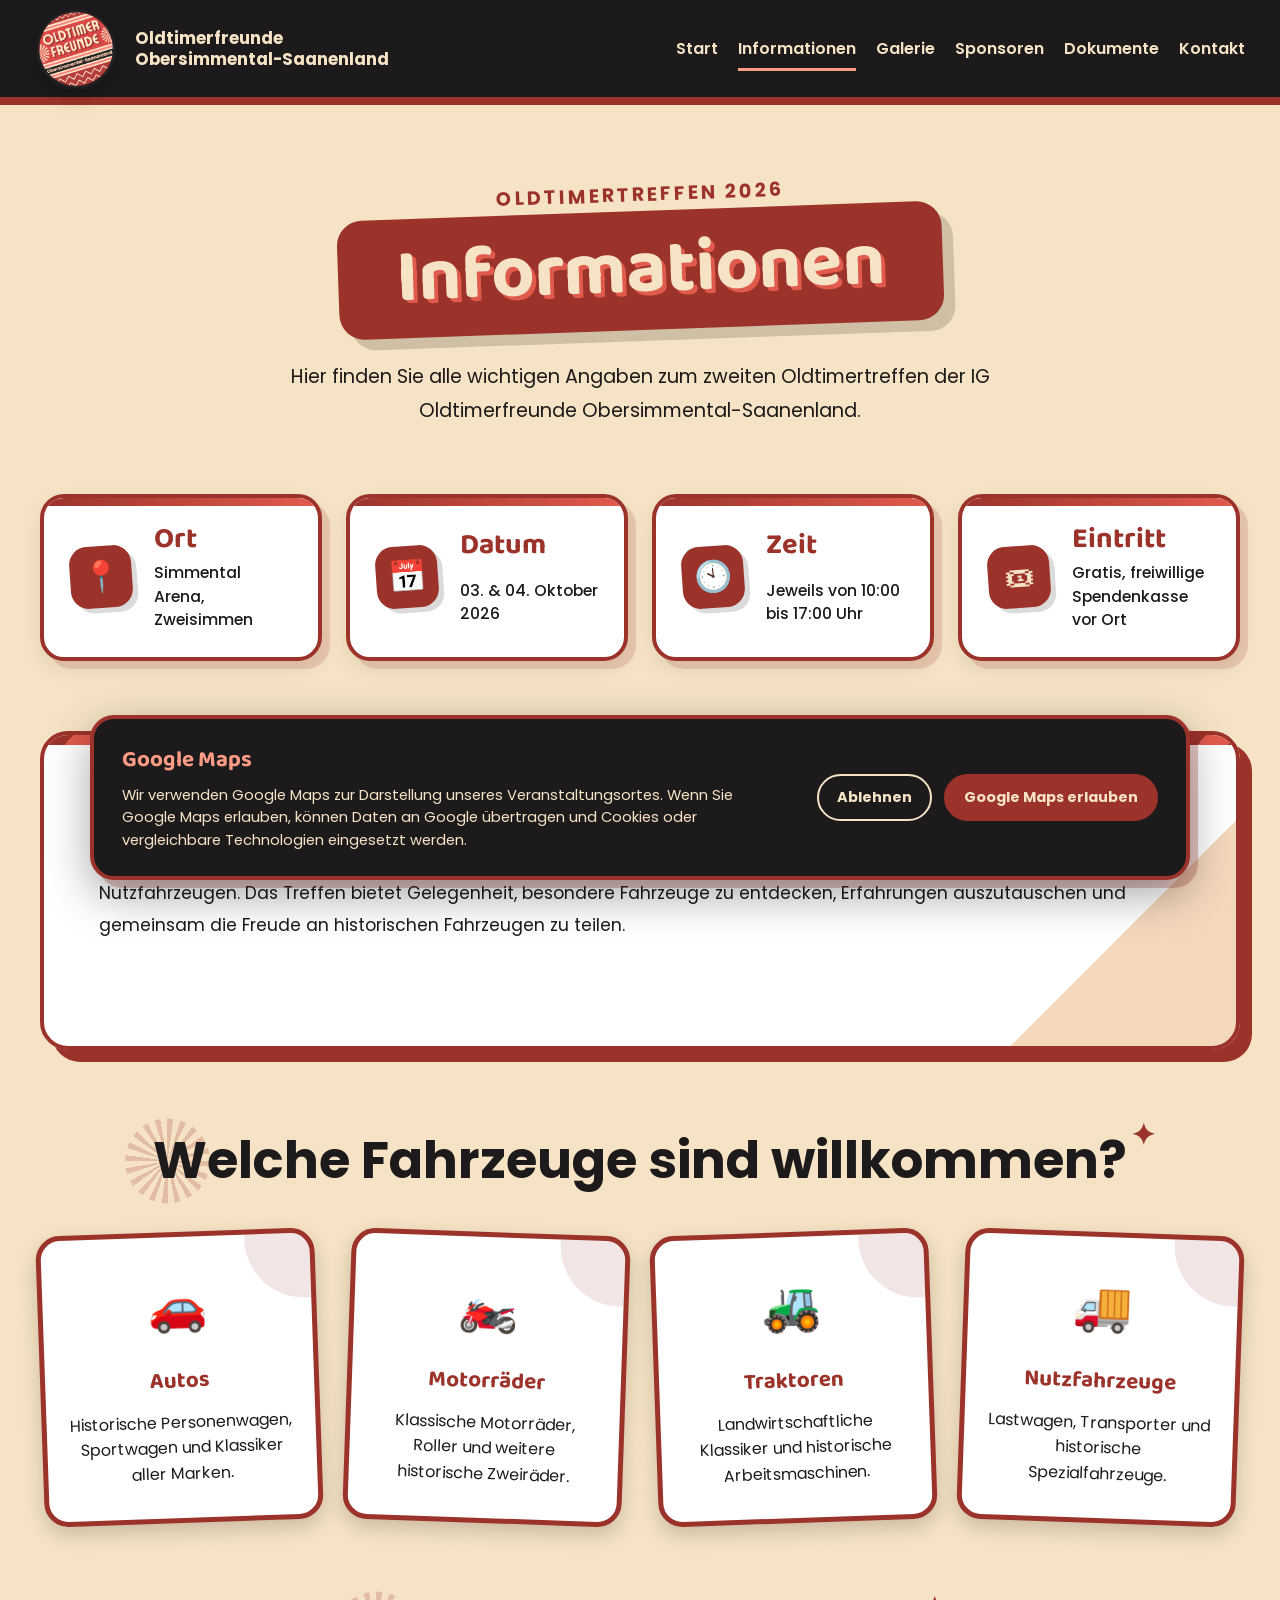
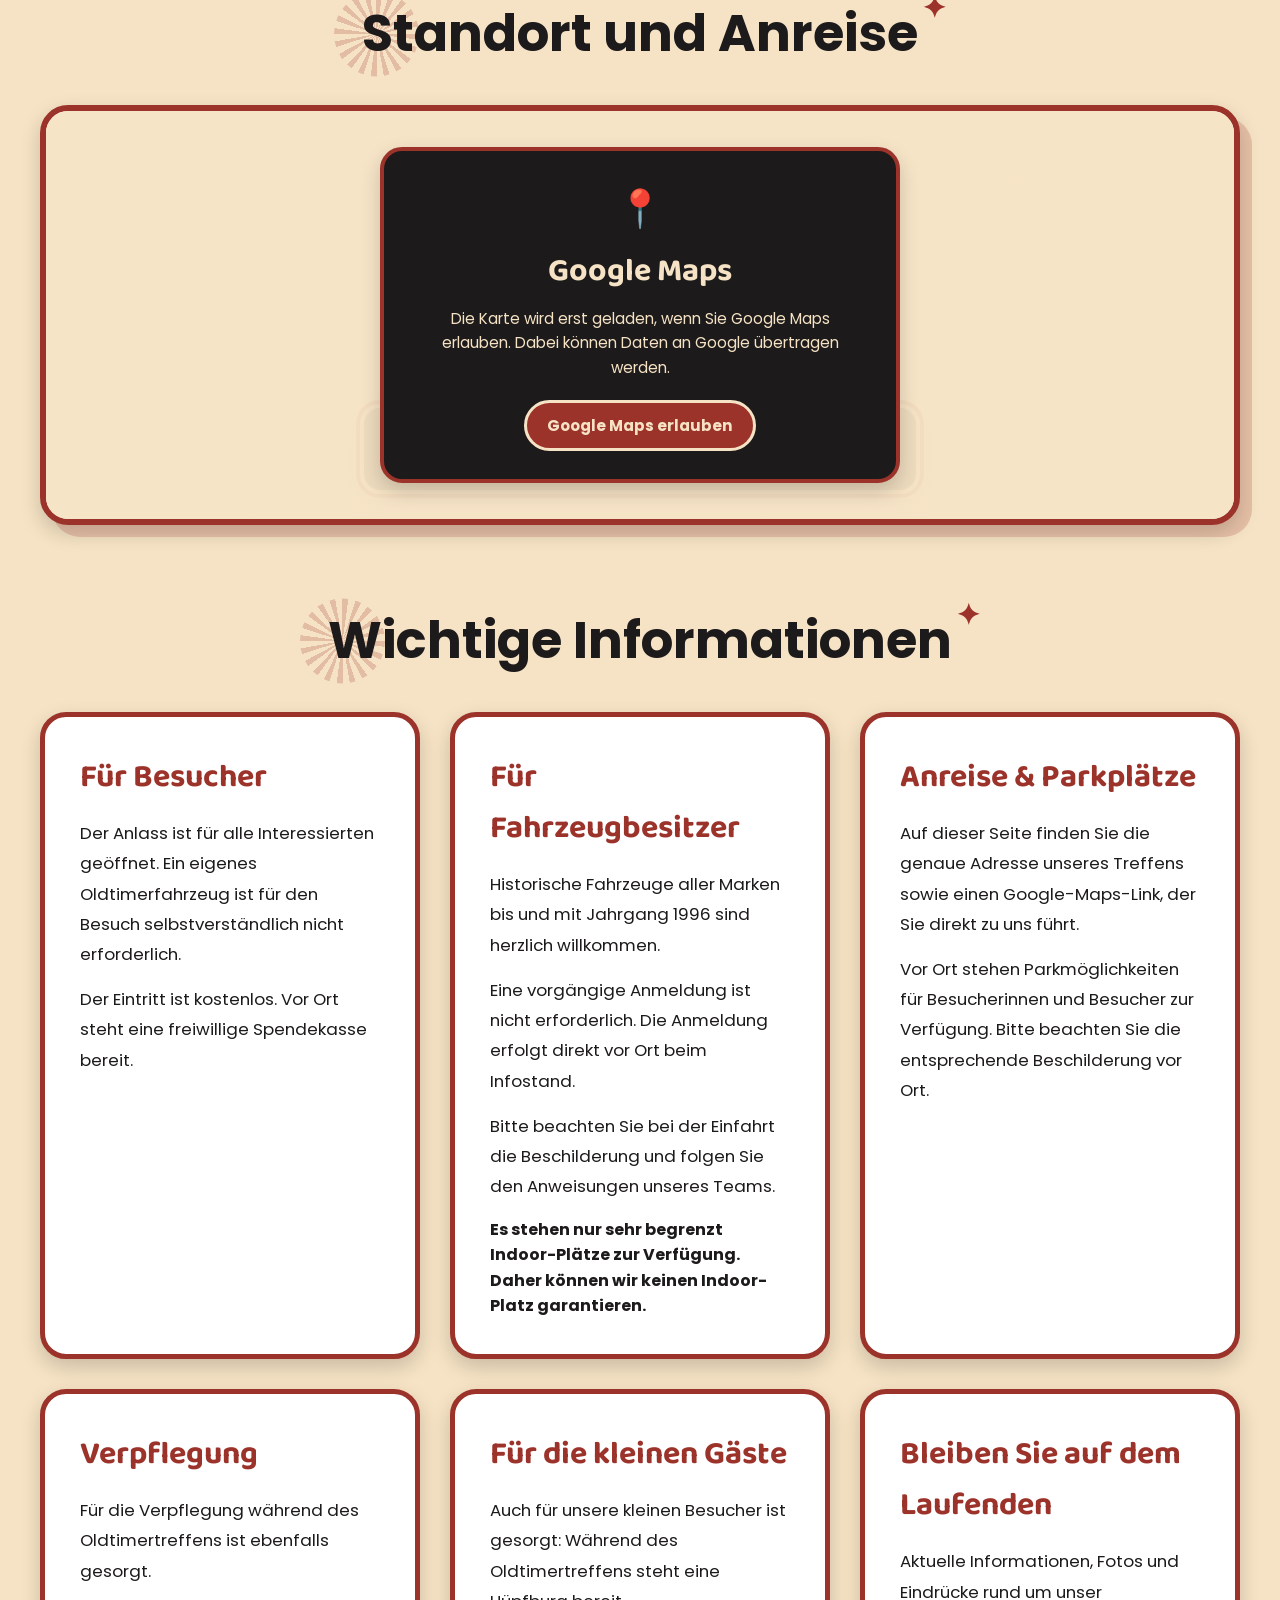
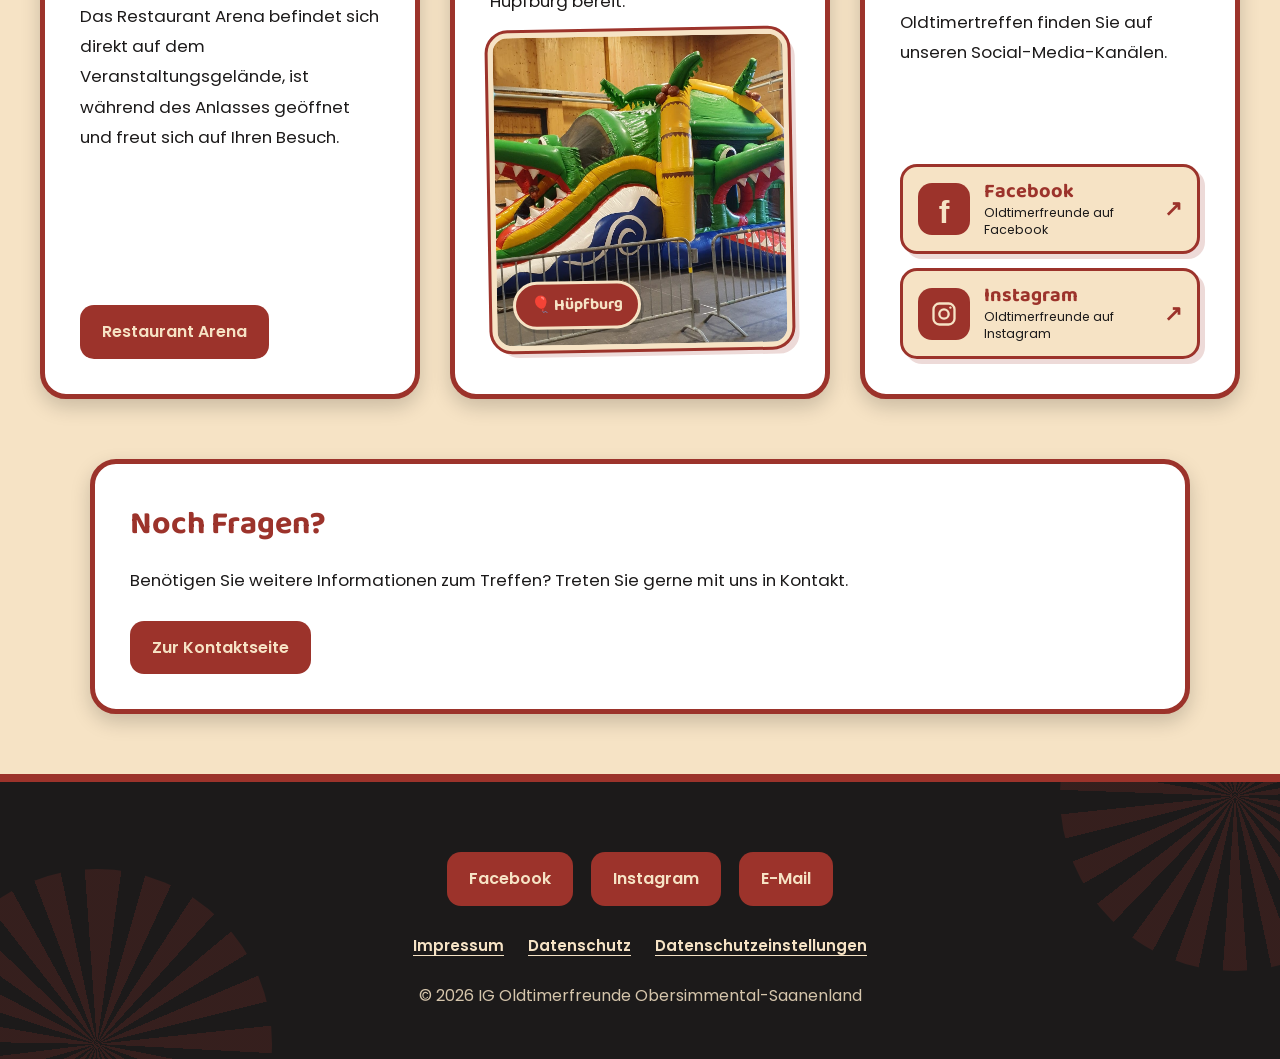
<file: informationen/index.html>
<!doctype html>
<html lang="de">
    <head>
        <meta charset="UTF-8" />
        <meta name="viewport" content="width=device-width, initial-scale=1" />

        <title>Informationen | Oldtimerfreunde Obersimmental-Saanenland</title>

        <meta
            name="description"
            content="Alle wichtigen Informationen zum Oldtimertreffen 2026 der IG Oldtimerfreunde Obersimmental-Saanenland in Zweisimmen." />

        <meta property="og:title" content="Informationen | Oldtimerfreunde Obersimmental-Saanenland" />

        <meta property="og:description" content="Alle Informationen rund um das Oldtimertreffen 2026." />

        <meta property="og:url" content="https://oldtimerfreunde-ossa.ch/informationen/" />

        <meta property="og:type" content="website" />

        <meta property="og:locale" content="de_CH" />

        <link rel="icon" href="../images/logo.png" type="image/png" />
        <link rel="stylesheet" href="../css/stylesheet.css" />
        <link rel="canonical" href="https://oldtimerfreunde-ossa.ch/informationen/" />
    </head>

    <body>
        <!-- ================================================= -->
        <!-- HEADER -->
        <!-- ================================================= -->

        <header>
            <div class="header-left">
                <a href="/" aria-label="Zur Startseite">
                    <img
                        src="../images/logo.png"
                        class="brand-logo"
                        alt="Logo der Oldtimerfreunde Obersimmental-Saanenland" />
                </a>

                <div class="brand">
                    Oldtimerfreunde<br />
                    Obersimmental-Saanenland
                </div>
            </div>

            <input type="checkbox" id="nav-toggle" class="nav-toggle" aria-label="Navigation öffnen" />

            <label for="nav-toggle" class="nav-toggle-label"> ☰ </label>

            <nav aria-label="Hauptnavigation">

                <a href="/">
                    Start
                </a>

                <a
                    href="../informationen/"
                    class="active"
                    aria-current="page"
                >
                    Informationen
                </a>

                <a href="../galerie/">
                    Galerie
                </a>

                <a href="../sponsoren/">
                    Sponsoren
                </a>

                <a href="../dokumente/">
                    Dokumente
                </a>

                <a href="../kontakt/">
                    Kontakt
                </a>

            </nav>
        </header>

        <main>
            <!-- ================================================= -->
            <!-- SEITENTITEL -->
            <!-- ================================================= -->

            <section class="page-header page-header-decorated">
                <p class="page-subtitle">Oldtimertreffen 2026</p>

                <div class="page-title-box">
                    <h1>Informationen</h1>
                </div>

                <p class="page-introduction">
                    Hier finden Sie alle wichtigen Angaben zum zweiten Oldtimertreffen der IG Oldtimerfreunde
                    Obersimmental-Saanenland.
                </p>
            </section>

            <!-- ================================================= -->
            <!-- KURZINFORMATIONEN -->
            <!-- ================================================= -->

            <section class="info-box" aria-label="Veranstaltungsinformationen">
                <div>
                    <h3>Ort</h3>
                    <p>Simmental Arena, Zweisimmen</p>
                </div>

                <div>
                    <h3>Datum</h3>
                    <p>03. &amp; 04. Oktober 2026</p>
                </div>

                <div>
                    <h3>Zeit</h3>
                    <p>Jeweils von 10:00 bis 17:00 Uhr</p>
                </div>

                <div>
                    <h3>Eintritt</h3>
                    <p>Gratis, freiwillige Spendenkasse vor Ort</p>
                </div>
            </section>

            <!-- ================================================= -->
            <!-- ÜBER DEN ANLASS -->
            <!-- ================================================= -->

            <section class="welcome">
                <h2>Das erwartet Sie</h2>

                <p>
                    Freuen Sie sich auf ein abwechslungsreiches Wochenende mit historischen Autos, Motorrädern,
                    Traktoren und Nutzfahrzeugen. Das Treffen bietet Gelegenheit, besondere Fahrzeuge zu entdecken,
                    Erfahrungen auszutauschen und gemeinsam die Freude an historischen Fahrzeugen zu teilen.
                    <br /><br /><br />
                </p>
            </section>
            
            <!-- ================================================= -->
            <!-- FAHRZEUGE -->
            <!-- ================================================= -->

            <section>
                <h2 class="section-heading">Welche Fahrzeuge sind willkommen?</h2>

                <div class="vehicle-grid">
                    <article class="vehicle-card">
                        <span class="icon" aria-hidden="true"> 🚗 </span>

                        <h3>Autos</h3>

                        <p>Historische Personenwagen, Sportwagen und Klassiker aller Marken.</p>
                    </article>

                    <article class="vehicle-card">
                        <span class="icon" aria-hidden="true"> 🏍️ </span>

                        <h3>Motorräder</h3>

                        <p>Klassische Motorräder, Roller und weitere historische Zweiräder.</p>
                    </article>

                    <article class="vehicle-card">
                        <span class="icon" aria-hidden="true"> 🚜 </span>

                        <h3>Traktoren</h3>

                        <p>Landwirtschaftliche Klassiker und historische Arbeitsmaschinen.</p>
                    </article>

                    <article class="vehicle-card">
                        <span class="icon" aria-hidden="true"> 🚚 </span>

                        <h3>Nutzfahrzeuge</h3>

                        <p>Lastwagen, Transporter und historische Spezialfahrzeuge.</p>
                    </article>
                </div>
            </section>

            <!-- ================================================= -->
            <!-- STANDORT UND ANREISE -->
            <!-- ================================================= -->

            <section class="location-section">
                <h2 class="section-heading">Standort und Anreise</h2>

                <div class="location-map-card">
                
                <iframe
                    data-google-maps
                    data-src="https://www.google.com/maps?q=Simmental%20Arena%2C%20Lenkstrasse%2021c%2C%203770%20Zweisimmen&output=embed"
                    title="Karte mit Standort der Simmental Arena in Zweisimmen"
                    loading="lazy"
                    referrerpolicy="no-referrer-when-downgrade"
                ></iframe>
                    
                <div
                    class="map-consent-placeholder"
                    data-map-placeholder
                >

                    <div class="map-consent-content">

                        <span
                            class="map-consent-icon"
                            aria-hidden="true"
                        >
                            📍
                        </span>

                        <h3>
                            Google Maps
                        </h3>

                        <p>
                            Die Karte wird erst geladen, wenn Sie Google Maps erlauben.
                            Dabei können Daten an Google übertragen werden.
                        </p>

                        <button
                            type="button"
                            class="map-consent-load-button"
                            data-map-accept
                        >
                            Google Maps erlauben
                        </button>

                    </div>

                </div>

                    <a
                        href="https://www.google.com/maps/search/?api=1&query=Simmental%20Arena%2C%20Lenkstrasse%2021c%2C%203770%20Zweisimmen"
                        class="location-map-link"
                        target="_blank"
                        rel="noopener noreferrer"
                        aria-label="Standort der Simmental Arena in Google Maps öffnen">
                        <span class="location-map-label">
                            <span class="location-map-icon" aria-hidden="true"> 📍 </span>

                            <span class="location-map-text">
                                <strong> Simmental Arena </strong>

                                <small> Lenkstrasse 21c, 3770 Zweisimmen </small>
                            </span>

                            <span class="location-map-arrow" aria-hidden="true"> ↗ </span>
                        </span>
                    </a>
                </div>
            </section>

            <!-- ================================================= -->
            <!-- WICHTIGE INFORMATIONEN -->
            <!-- ================================================= -->

            <section>
                <h2 class="section-heading">Wichtige Informationen</h2>

                <div class="card-grid important-info-grid">
                    <article class="card">
                        <h2>Für Besucher</h2>

                        <p>
                            Der Anlass ist für alle Interessierten geöffnet. Ein eigenes Oldtimerfahrzeug ist für den
                            Besuch selbstverständlich nicht erforderlich.
                        </p>

                        <p>Der Eintritt ist kostenlos. Vor Ort steht eine freiwillige Spendekasse bereit.</p>
                    </article>

                    <article class="card">
                        <h2>Für Fahrzeugbesitzer</h2>

                        <p>Historische Fahrzeuge aller Marken bis und mit Jahrgang 1996 sind herzlich willkommen.</p>

                        <p>
                            Eine vorgängige Anmeldung ist nicht erforderlich. Die Anmeldung erfolgt direkt vor Ort beim
                            Infostand.
                        </p>

                        <p>
                            Bitte beachten Sie bei der Einfahrt die Beschilderung und folgen Sie den Anweisungen unseres
                            Teams.
                        </p>

                        <strong>
                            Es stehen nur sehr begrenzt Indoor-Plätze zur Verfügung. Daher können wir keinen
                            Indoor-Platz garantieren.</strong
                        >
                    </article>

                    <article class="card">
                        <h2>Anreise & Parkplätze</h2>

                        <p>
                            Auf dieser Seite finden Sie die genaue Adresse unseres Treffens sowie einen
                            Google-Maps-Link, der Sie direkt zu uns führt.
                        </p>

                        <p>
                            Vor Ort stehen Parkmöglichkeiten für Besucherinnen und Besucher zur Verfügung. Bitte
                            beachten Sie die entsprechende Beschilderung vor Ort.
                        </p>
                    </article>

                    <article class="card">
                        <h2>Verpflegung</h2>

                        <p>Für die Verpflegung während des Oldtimertreffens ist ebenfalls gesorgt.</p>

                        <p>
                            Das Restaurant Arena befindet sich direkt auf dem Veranstaltungsgelände, ist während des
                            Anlasses geöffnet und freut sich auf Ihren Besuch.
                        </p>

                        <div class="button">
                            <a
                                href="https://www.gstaad.ch/planen-buchen/poi/detail/restaurant-arena-simmental-arena-1"
                                target="_blank"
                                rel="noopener noreferrer">
                                Restaurant Arena
                            </a>
                        </div>
                    </article>
                    <article class="card bouncy-castle-info-card">
                        <h2>Für die kleinen Gäste</h2>

                        <p>
                            Auch für unsere kleinen Besucher ist gesorgt: Während des Oldtimertreffens steht eine
                            Hüpfburg bereit.
                        </p>

                        <div class="bouncy-castle-image-frame">
                            <img
                                src="../images/huepfburg.JPG"
                                class="bouncy-castle-info-image"
                                alt="Hüpfburg für Kinder am Oldtimertreffen"
                                loading="lazy" />

                            <span class="bouncy-castle-image-label"> 🎈 Hüpfburg </span>
                        </div>
                    </article>

                    <article class="card info-social-card">
                        <h2>Bleiben Sie auf dem Laufenden</h2>

                        <p>
                            Aktuelle Informationen, Fotos und Eindrücke rund um unser Oldtimertreffen finden Sie auf
                            unseren Social-Media-Kanälen.
                        </p>

                        <div class="info-social-links">
                            <!-- FACEBOOK -->

                            <a
                                href="https://www.facebook.com/share/1Cvqb2ysq7/?mibextid=wwXIfr"
                                class="info-social-link"
                                target="_blank"
                                rel="noopener noreferrer"
                                aria-label="Oldtimerfreunde auf Facebook besuchen">
                                <span class="info-social-icon facebook-info-icon" aria-hidden="true"> f </span>

                                <span class="info-social-text">
                                    <strong>Facebook</strong>
                                    <small>Oldtimerfreunde auf Facebook</small>
                                </span>

                                <span class="info-social-arrow" aria-hidden="true"> ↗ </span>
                            </a>

                            <!-- INSTAGRAM -->

                            <a
                                href="https://www.instagram.com/oldtimerfreundeossa/"
                                class="info-social-link"
                                target="_blank"
                                rel="noopener noreferrer"
                                aria-label="Oldtimerfreunde auf Instagram besuchen">
                                <span class="info-social-icon" aria-hidden="true">
                                    <svg viewBox="0 0 24 24">
                                        <rect x="3" y="3" width="18" height="18" rx="5" ry="5"></rect>

                                        <circle cx="12" cy="12" r="4"></circle>

                                        <circle cx="17.5" cy="6.5" r="1" class="instagram-dot"></circle>
                                    </svg>
                                </span>

                                <span class="info-social-text">
                                    <strong>Instagram</strong>
                                    <small>Oldtimerfreunde auf Instagram</small>
                                </span>

                                <span class="info-social-arrow" aria-hidden="true"> ↗ </span>
                            </a>
                        </div>
                    </article>
                </div>
            </section>

            <!-- ================================================= -->
            <!-- WEITERE INFORMATIONEN -->
            <!-- ================================================= -->

            <section class="card">
                <h2>Noch Fragen?</h2>

                <p>Benötigen Sie weitere Informationen zum Treffen? Treten Sie gerne mit uns in Kontakt.</p>

                <div class="button">
                    <a href="/kontakt/"> Zur Kontaktseite </a>
                </div>
            </section>
        </main>

        <!-- ================================================= -->
        <!-- FOOTER -->
        <!-- ================================================= -->

        <footer>

            <div class="button">

                <a
                    href="https://www.facebook.com/share/1Cvqb2ysq7/?mibextid=wwXIfr"
                    target="_blank"
                    rel="noopener noreferrer"
                >
                    Facebook
                </a>

                <a
                    href="https://www.instagram.com/oldtimerfreundeossa/"
                    target="_blank"
                    rel="noopener noreferrer"
                >
                    Instagram
                </a>

                <a href="mailto:oldtimerfreunde.ossa@gmail.com">
                    E-Mail
                </a>

            </div>


            <!-- RECHTLICHE LINKS -->

            <div class="legal-links">

                <a href="../impressum/">
                    Impressum
                </a>

                <a href="../datenschutz/">
                    Datenschutz
                </a>

                <button
                    type="button"
                    class="privacy-settings-button"
                    data-consent-settings
                >
                    Datenschutzeinstellungen
                </button>

            </div>


            <p>
                © 2026 IG Oldtimerfreunde Obersimmental-Saanenland
            </p>

        </footer>

        <!-- ================================================= -->
        <!-- NACH-OBEN-BUTTON -->
        <!-- ================================================= -->

        <button id="backToTop" class="back-to-top" aria-label="Nach oben scrollen">
            <svg
                viewBox="0 0 24 24"
                fill="none"
                stroke="currentColor"
                stroke-width="2.5"
                stroke-linecap="round"
                stroke-linejoin="round">
                <path d="M6 15l6-6 6 6"></path>
            </svg>
        </button>

        <script src="../js/header.js"></script>
        <script src="../js/consent.js"></script>
        
    </body>
</html>
</file>
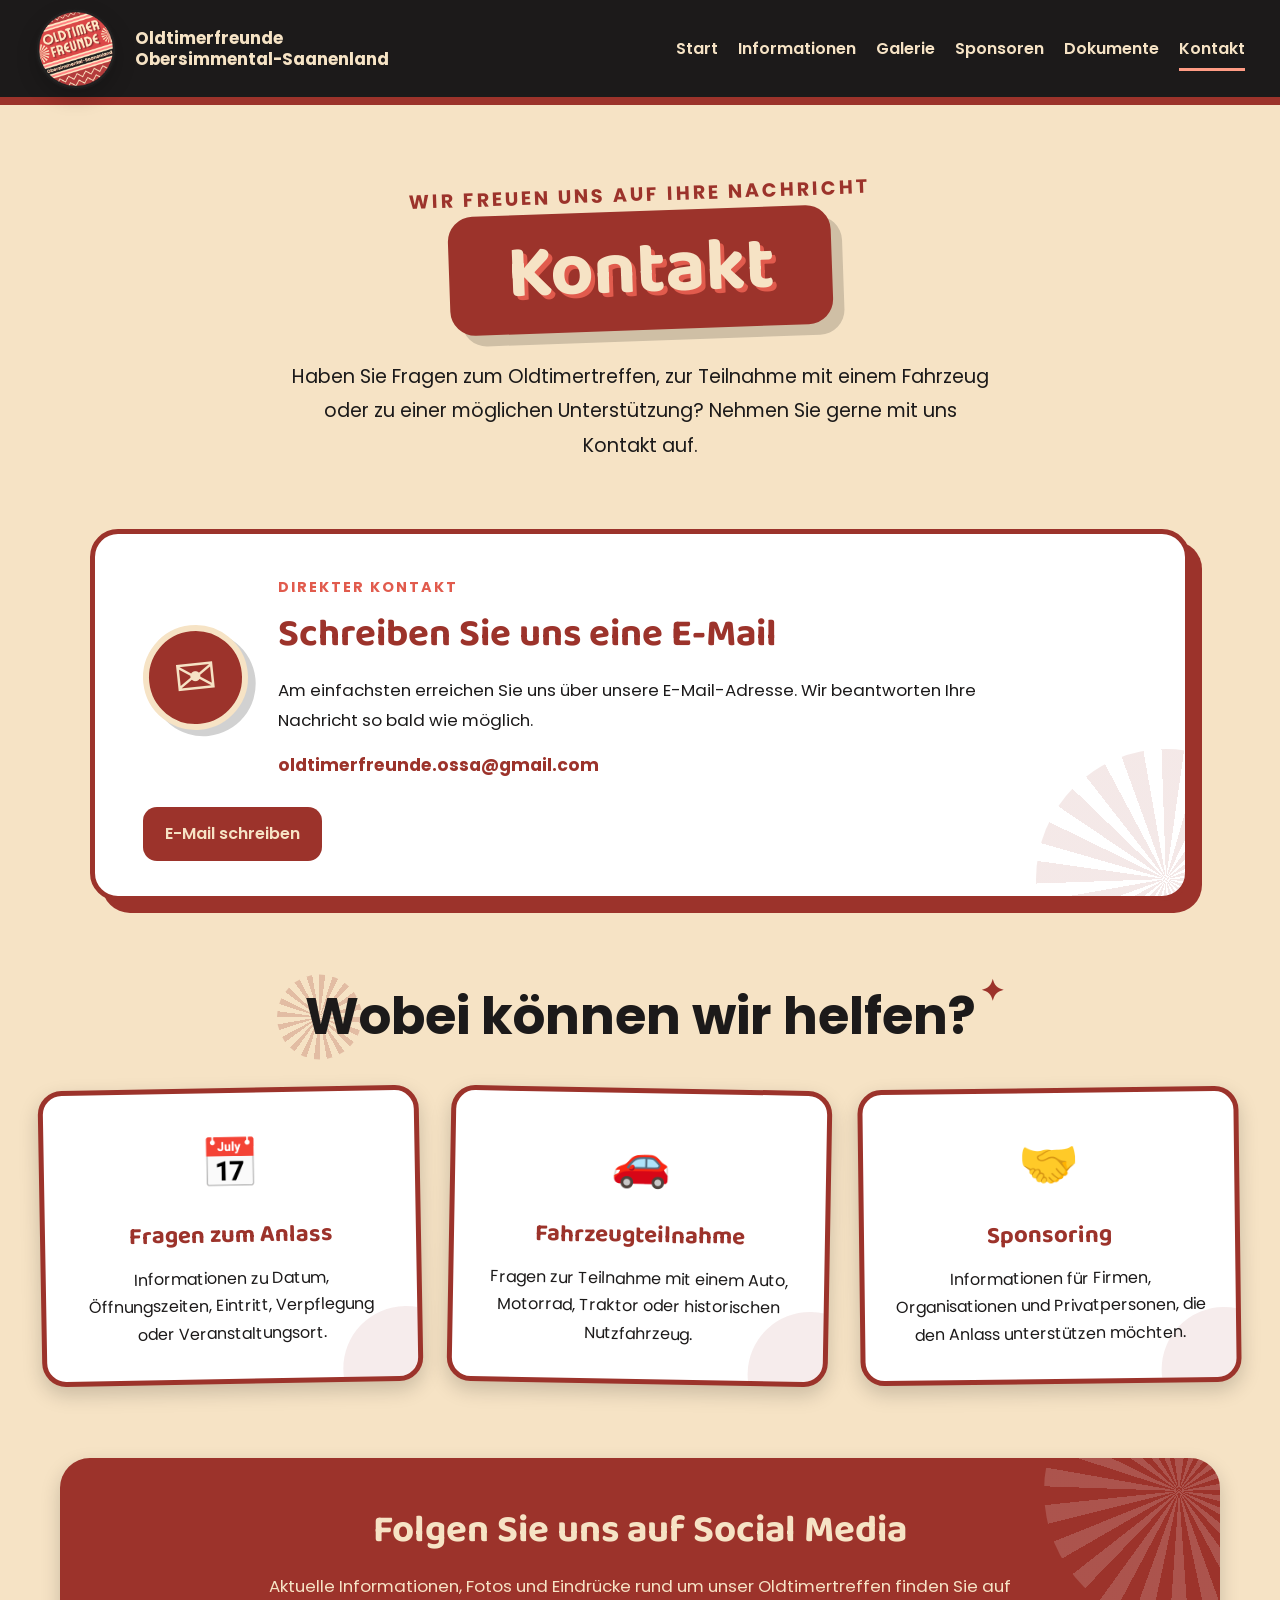
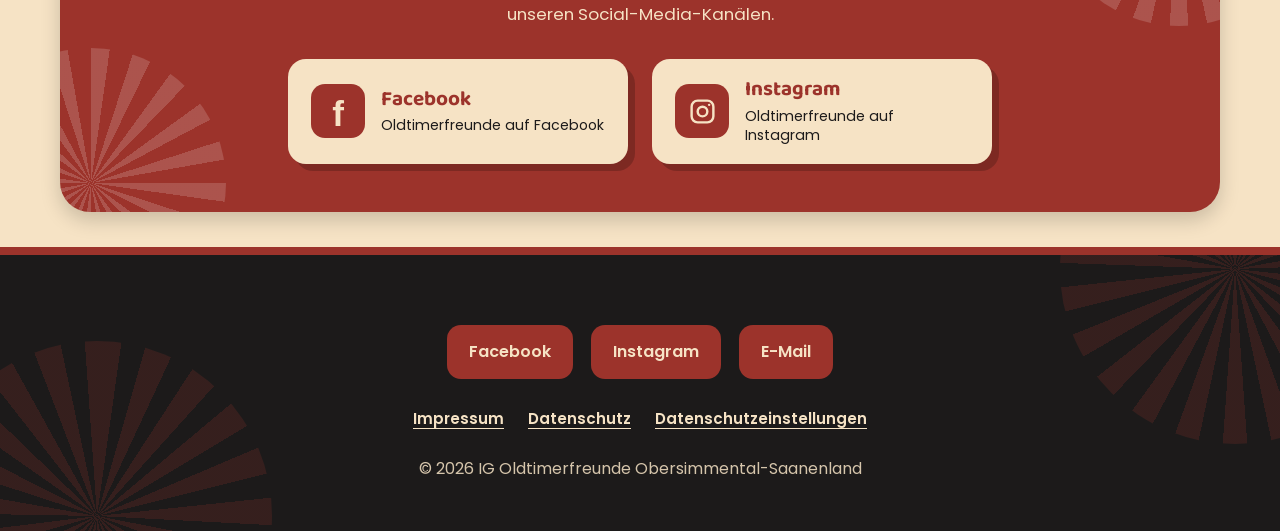
<file: kontakt/index.html>
<!doctype html>
<html lang="de">
    <head>
        <meta charset="UTF-8" />
        <meta name="viewport" content="width=device-width, initial-scale=1" />

        <title>Kontakt | Oldtimerfreunde Obersimmental-Saanenland</title>

        <meta
            name="description"
            content="Kontaktieren Sie die IG Oldtimerfreunde Obersimmental-Saanenland bei Fragen zum Oldtimertreffen 2026." />

        <meta property="og:title" content="Kontakt | Oldtimerfreunde Obersimmental-Saanenland" />

        <meta
            property="og:description"
            content= "Kontaktieren Sie die IG Oldtimerfreunde Obersimmental-Saanenland bei Fragen zum Oldtimertreffen 2026." />

        <meta property="og:url" content="https://oldtimerfreunde-ossa.ch/kontakt/" />

        <meta property="og:type" content="website" />

        <meta property="og:locale" content="de_CH" />

        <link rel="icon" href="../images/logo.png" type="image/png" />
        <link rel="stylesheet" href="../css/stylesheet.css" />
        <link rel="canonical" href="https://oldtimerfreunde-ossa.ch/kontakt/" />
    </head>

    <body>
        <!-- ================================================= -->
        <!-- HEADER -->
        <!-- ================================================= -->

        <header>
            <div class="header-left">
                <a href="/" aria-label="Zur Startseite">
                    <img
                        src="../images/logo.png"
                        class="brand-logo"
                        alt="Logo der Oldtimerfreunde Obersimmental-Saanenland" />
                </a>

                <div class="brand">
                    Oldtimerfreunde<br />
                    Obersimmental-Saanenland
                </div>
            </div>

            <input type="checkbox" id="nav-toggle" class="nav-toggle" aria-label="Navigation öffnen" />

            <label for="nav-toggle" class="nav-toggle-label"> ☰ </label>

            <nav aria-label="Hauptnavigation">

                <a href="/">
                    Start
                </a>

                <a href="../informationen/">
                    Informationen
                </a>

                <a href="../galerie/">
                    Galerie
                </a>

                <a href="../sponsoren/">
                    Sponsoren
                </a>

                <a href="../dokumente/">
                    Dokumente
                </a>

                <a
                    href="../kontakt/"
                    class="active"
                    aria-current="page"
                >
                    Kontakt
                </a>

            </nav>
        </header>

        <main>
            <!-- ================================================= -->
            <!-- SEITENTITEL -->
            <!-- ================================================= -->

            <section class="page-header page-header-decorated">
                <p class="page-subtitle">Wir freuen uns auf Ihre Nachricht</p>

                <div class="page-title-box">
                    <h1>Kontakt</h1>
                </div>

                <p class="page-introduction">
                    Haben Sie Fragen zum Oldtimertreffen, zur Teilnahme mit einem Fahrzeug oder zu einer möglichen
                    Unterstützung? Nehmen Sie gerne mit uns Kontakt auf.
                </p>
            </section>

            <!-- ================================================= -->
            <!-- KONTAKTMÖGLICHKEIT -->
            <!-- ================================================= -->

            <section class="contact-panel">
                <div class="contact-panel-content">
                    <span class="contact-icon" aria-hidden="true"> ✉ </span>

                    <div class="contact-panel-text">
                        <p class="contact-label">Direkter Kontakt</p>

                        <h2>Schreiben Sie uns eine E-Mail</h2>

                        <p>
                            Am einfachsten erreichen Sie uns über unsere E-Mail-Adresse. Wir beantworten Ihre Nachricht
                            so bald wie möglich.
                        </p>

                        <a href="mailto:oldtimerfreunde.ossa@gmail.com" class="contact-email">
                            oldtimerfreunde.ossa@gmail.com
                        </a>
                    </div>
                </div>

                <div class="button">
                    <a href="mailto:oldtimerfreunde.ossa@gmail.com"> E-Mail schreiben </a>
                </div>
            </section>

            <!-- ================================================= -->
            <!-- MÖGLICHE ANLIEGEN -->
            <!-- ================================================= -->

            <section>
                <h2 class="section-heading">Wobei können wir helfen?</h2>

                <div class="contact-topic-grid">
                    <article class="contact-topic-card">
                        <span class="contact-topic-icon" aria-hidden="true"> 📅 </span>

                        <h3>Fragen zum Anlass</h3>

                        <p>Informationen zu Datum, Öffnungszeiten, Eintritt, Verpflegung oder Veranstaltungsort.</p>
                    </article>

                    <article class="contact-topic-card">
                        <span class="contact-topic-icon" aria-hidden="true"> 🚗 </span>

                        <h3>Fahrzeugteilnahme</h3>

                        <p>Fragen zur Teilnahme mit einem Auto, Motorrad, Traktor oder historischen Nutzfahrzeug.</p>
                    </article>

                    <article class="contact-topic-card">
                        <span class="contact-topic-icon" aria-hidden="true"> 🤝 </span>

                        <h3>Sponsoring</h3>

                        <p>
                            Informationen für Firmen, Organisationen und Privatpersonen, die den Anlass unterstützen
                            möchten.
                        </p>
                    </article>
                </div>
            </section>

            <!-- ================================================= -->
            <!-- SOCIAL MEDIA -->
            <!-- ================================================= -->

            <section class="social-media">
                <h2>Folgen Sie uns auf Social Media</h2>

                <p>
                    Aktuelle Informationen, Fotos und Eindrücke rund um unser Oldtimertreffen finden Sie auf unseren
                    Social-Media-Kanälen.
                </p>

                <div class="social-links">
                    <a
                        href="https://www.facebook.com/share/1Cvqb2ysq7/?mibextid=wwXIfr"
                        class="social-card"
                        target="_blank"
                        rel="noopener noreferrer"
                        aria-label="Oldtimerfreunde auf Facebook besuchen">
                        <span class="social-icon facebook-icon" aria-hidden="true"> f </span>

                        <span class="social-text">
                            <strong> Facebook </strong>

                            <small> Oldtimerfreunde auf Facebook </small>
                        </span>
                    </a>

                    <a
                        href="https://www.instagram.com/oldtimerfreundeossa/"
                        class="social-card"
                        target="_blank"
                        rel="noopener noreferrer"
                        aria-label="Oldtimerfreunde auf Instagram besuchen">
                        <span class="social-icon instagram-icon" aria-hidden="true">
                            <svg viewBox="0 0 24 24">
                                <rect x="3" y="3" width="18" height="18" rx="5" ry="5"></rect>

                                <circle cx="12" cy="12" r="4"></circle>

                                <circle cx="17.5" cy="6.5" r="1" class="instagram-dot"></circle>
                            </svg>
                        </span>

                        <span class="social-text">
                            <strong> Instagram </strong>

                            <small> Oldtimerfreunde auf Instagram </small>
                        </span>
                    </a>
                </div>
            </section>
        </main>

        <!-- ================================================= -->
        <!-- FOOTER -->
        <!-- ================================================= -->

        <footer>

            <div class="button">

                <a
                    href="https://www.facebook.com/share/1Cvqb2ysq7/?mibextid=wwXIfr"
                    target="_blank"
                    rel="noopener noreferrer"
                >
                    Facebook
                </a>

                <a
                    href="https://www.instagram.com/oldtimerfreundeossa/"
                    target="_blank"
                    rel="noopener noreferrer"
                >
                    Instagram
                </a>

                <a href="mailto:oldtimerfreunde.ossa@gmail.com">
                    E-Mail
                </a>

            </div>


            <!-- RECHTLICHE LINKS -->

            <div class="legal-links">

                <a href="../impressum/">
                    Impressum
                </a>

                <a href="../datenschutz/">
                    Datenschutz
                </a>

                <button
                    type="button"
                    class="privacy-settings-button"
                    data-consent-settings
                >
                    Datenschutzeinstellungen
                </button>

            </div>


            <p>
                © 2026 IG Oldtimerfreunde Obersimmental-Saanenland
            </p>

        </footer>

        <!-- ================================================= -->
        <!-- NACH-OBEN-BUTTON -->
        <!-- ================================================= -->

        <button id="backToTop" class="back-to-top" aria-label="Nach oben scrollen">
            <svg
                viewBox="0 0 24 24"
                fill="none"
                stroke="currentColor"
                stroke-width="2.5"
                stroke-linecap="round"
                stroke-linejoin="round">
                <path d="M6 15l6-6 6 6"></path>
            </svg>
        </button>

        <script src="../js/header.js"></script>
        <script src="../js/consent.js"></script>
        
    </body>
</html>
</file>
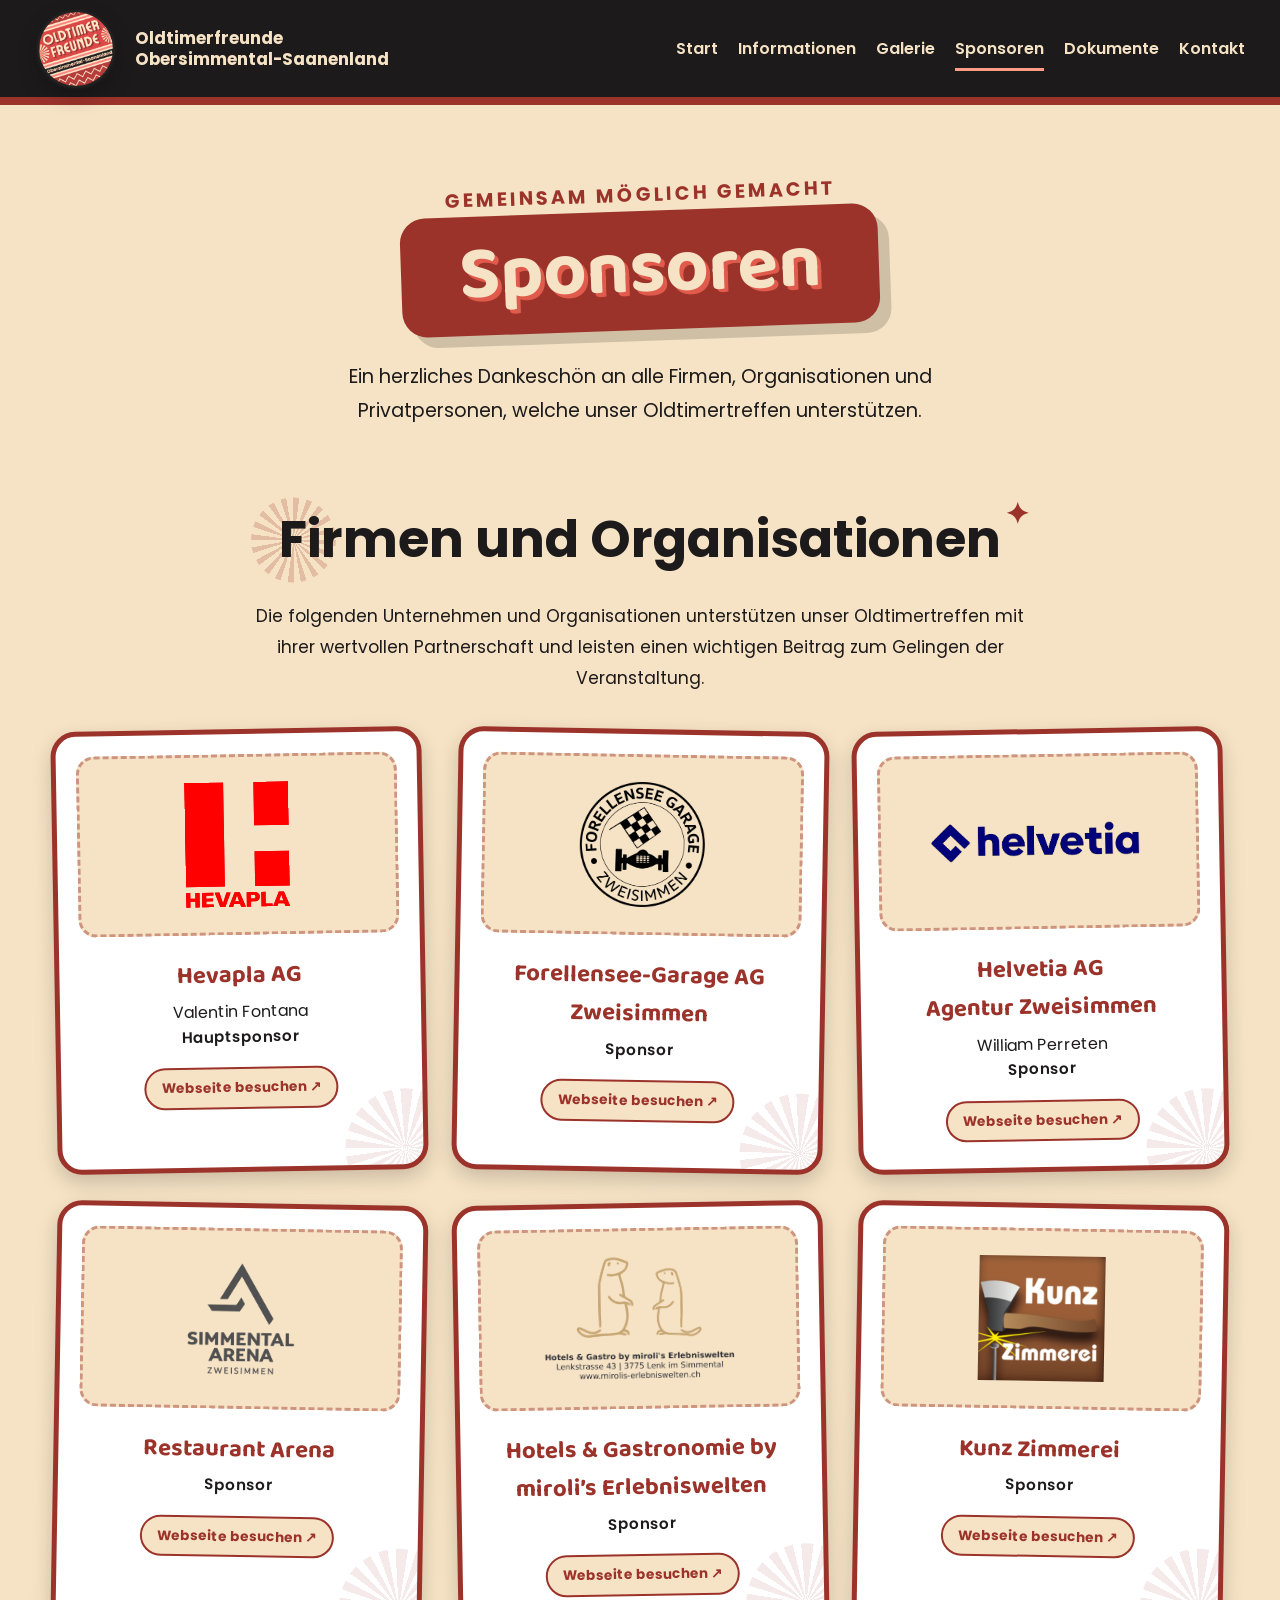
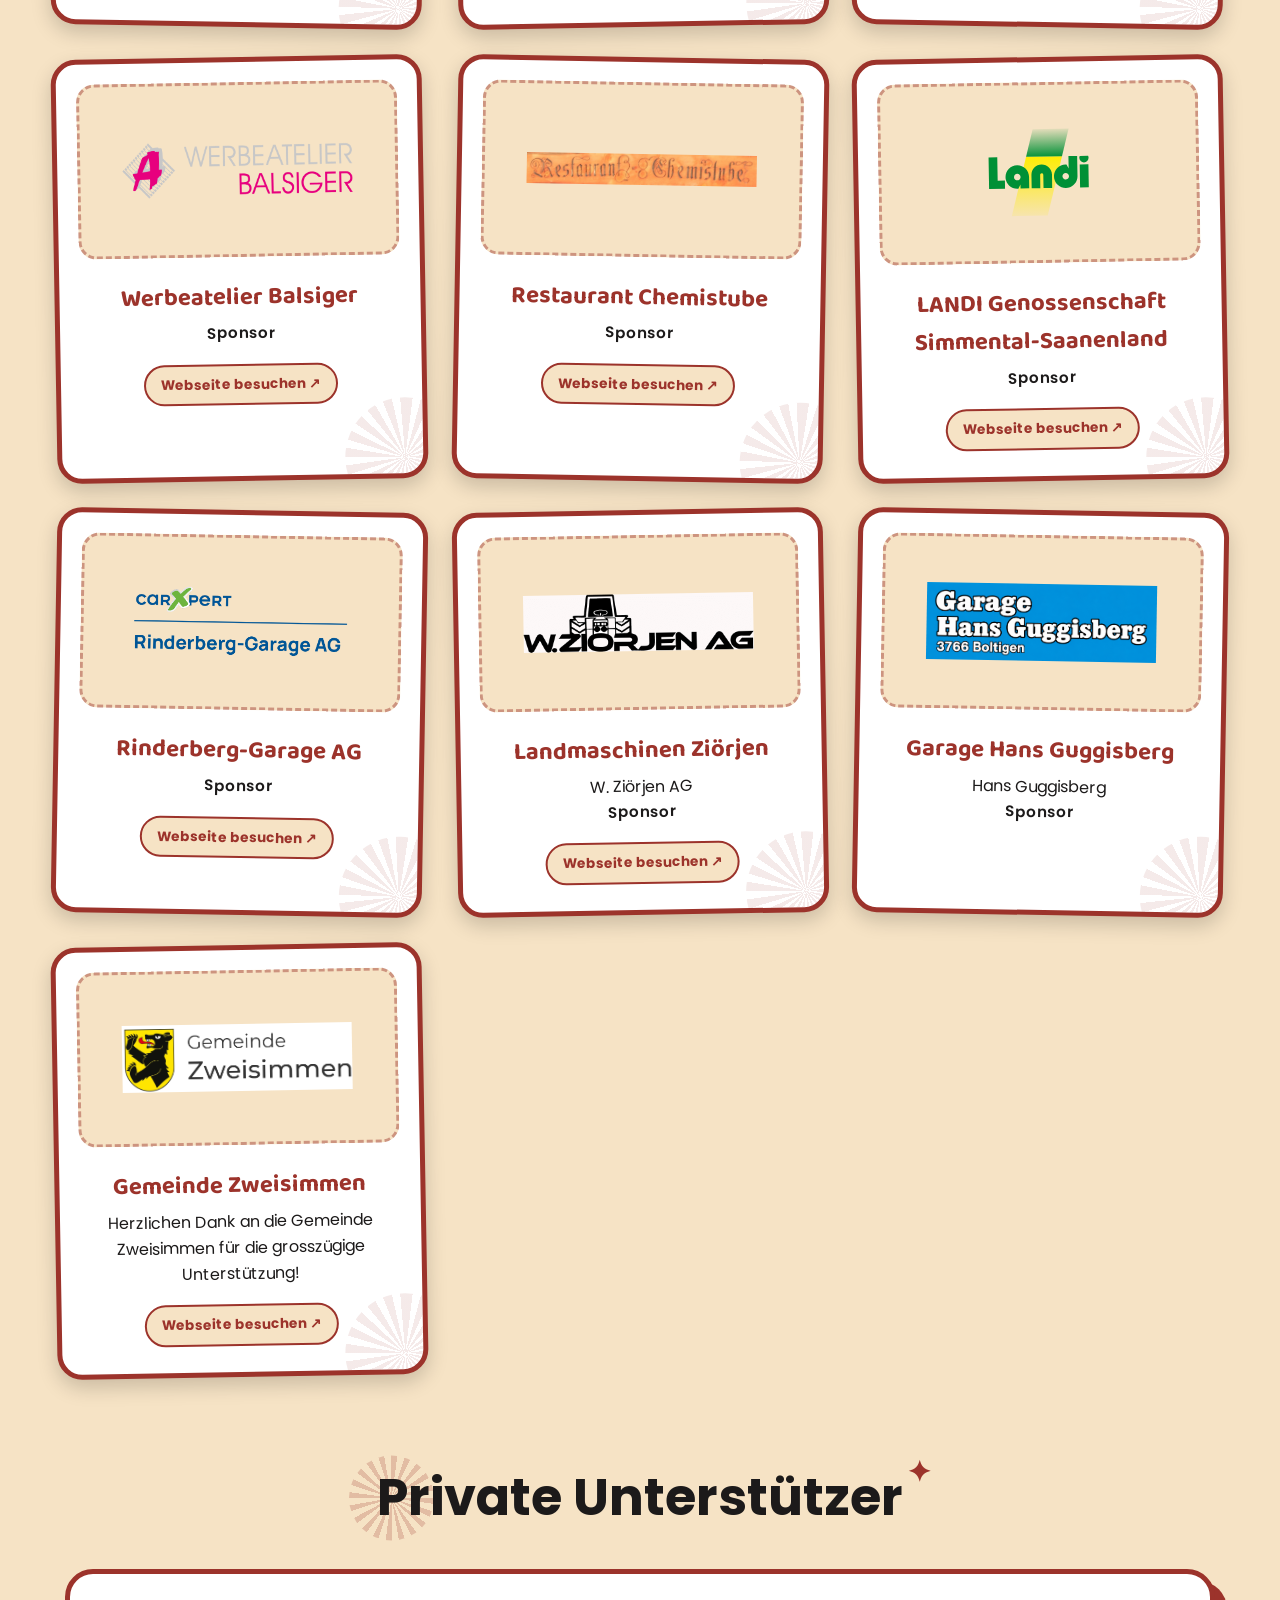
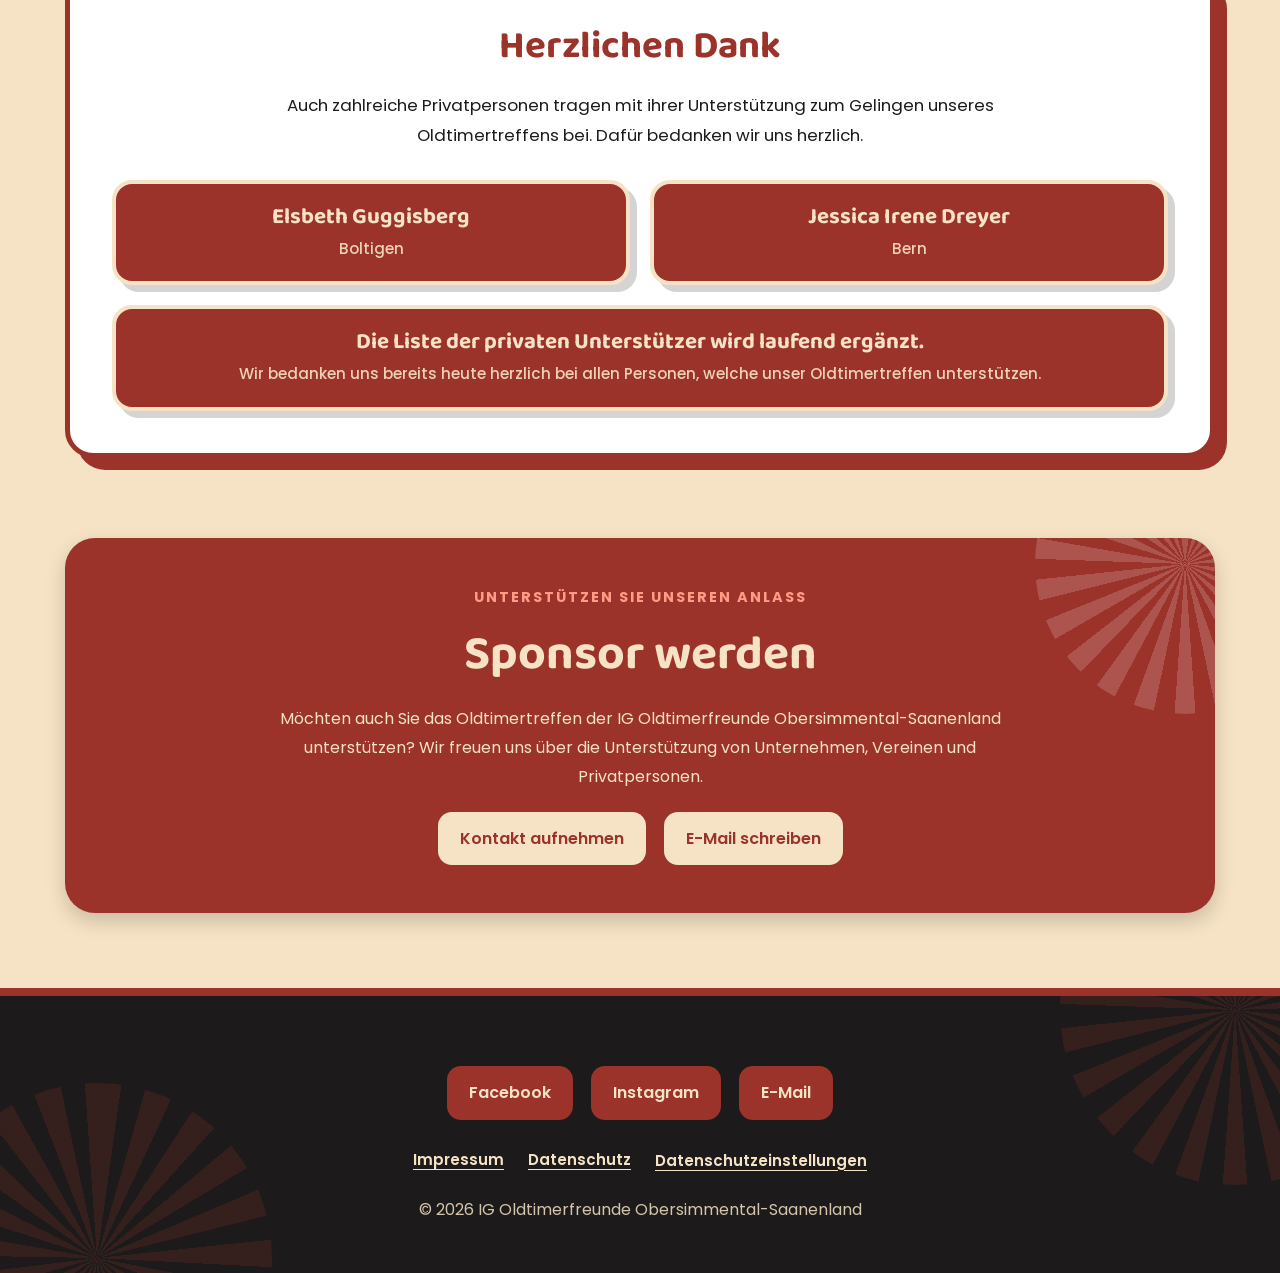
<file: sponsoren/index.html>
<!doctype html>
<html lang="de">
    <head>
        <meta charset="UTF-8" />
        <meta name="viewport" content="width=device-width, initial-scale=1" />

        <title>Sponsoren | Oldtimerfreunde Obersimmental-Saanenland</title>

        <meta
            name="description"
            content="Unsere Sponsoren und Unterstützer des Oldtimertreffens 2026 der IG Oldtimerfreunde Obersimmental-Saanenland." />
        <meta name="robots" content="index,follow" />

        <meta property="og:title" content="Sponsoren | Oldtimerfreunde Obersimmental-Saanenland" />

        <meta
            property="og:description"
            content="Sponsoren des Oldtiertreffens 2026 der IG Oldtimerfreunde Obersimmental-Saanenland." />

        <meta property="og:url" content="https://oldtimerfreunde-ossa.ch/sponsoren/" />

        <meta property="og:type" content="website" />

        <meta property="og:locale" content="de_CH" />

        <link rel="canonical" href="https://oldtimerfreunde-ossa.ch/sponsoren/" />

        <link rel="icon" href="../images/logo.png" type="image/png" />
        <link rel="stylesheet" href="../css/stylesheet.css" />
        <meta name="robots" content="index,follow" />
    </head>

    <body>
        <!-- ================================================= -->
        <!-- HEADER -->
        <!-- ================================================= -->

        <header>
            <div class="header-left">
                <a href="/" aria-label="Zur Startseite">
                    <img
                        src="../images/logo.png"
                        class="brand-logo"
                        alt="Logo der Oldtimerfreunde Obersimmental-Saanenland" />
                </a>

                <div class="brand">
                    Oldtimerfreunde<br />
                    Obersimmental-Saanenland
                </div>
            </div>

            <input type="checkbox" id="nav-toggle" class="nav-toggle" aria-label="Navigation öffnen" />

            <label for="nav-toggle" class="nav-toggle-label"> ☰ </label>

            <nav aria-label="Hauptnavigation">
                <a href="/"> Start </a>

                <a href="../informationen/"> Informationen </a>

                <a href="../galerie/"> Galerie </a>

                <a href="../sponsoren/" class="active" aria-current="page"> Sponsoren </a>

                <a href="../dokumente/"> Dokumente </a>

                <a href="../kontakt/"> Kontakt </a>
            </nav>
        </header>

        <main>
            <!-- ================================================= -->
            <!-- SEITENTITEL -->
            <!-- ================================================= -->

            <section class="page-header page-header-decorated">
                <p class="page-subtitle">Gemeinsam möglich gemacht</p>

                <div class="page-title-box">
                    <h1>Sponsoren</h1>
                </div>

                <p class="page-introduction">
                    Ein herzliches Dankeschön an alle Firmen, Organisationen und Privatpersonen, welche unser
                    Oldtimertreffen unterstützen.
                </p>
            </section>

            <!-- ================================================= -->
            <!-- FIRMEN UND ORGANISATIONEN -->
            <!-- ================================================= -->

            <section class="sponsor-section">
                <h2 class="section-heading">Firmen und Organisationen</h2>

                <p class="sponsor-section-intro">
                    Die folgenden Unternehmen und Organisationen unterstützen unser Oldtimertreffen mit ihrer wertvollen
                    Partnerschaft und leisten einen wichtigen Beitrag zum Gelingen der Veranstaltung.
                </p>

                <div class="sponsor-company-grid">
                    <!-- ================================================= -->
                    <!-- HEVAPLA -->
                    <!-- ================================================= -->
                    <a
                        href="https://hevapla.ch/"
                        class="sponsor-company-card sponsor-company-link sponsor-main"
                        target="_blank"
                        rel="noopener noreferrer"
                        aria-label="Webseite der Hevapla AG öffnen">
                        <div class="sponsor-logo-frame">
                            <img src="../images/Sponsoren/hevapla.svg" alt="Logo Hevapla AG" />
                        </div>

                        <div class="sponsor-company-content">
                            <h3>Hevapla AG</h3>

                            <p class="sponsor-contact-name">Valentin Fontana</p>

                            <p class="sponsor-role">Hauptsponsor</p>

                            <span class="sponsor-website-hint"> Webseite besuchen ↗ </span>
                        </div>
                    </a>
                    <!-- ================================================= -->
                    <!-- FORELLENSEE-GARAGE -->
                    <!-- ================================================= -->
                    <a
                        href="https://forellensee-garage.ch/"
                        class="sponsor-company-card sponsor-company-link"
                        target="_blank"
                        rel="noopener noreferrer"
                        aria-label="Webseite der Forellensee-Garage Zweisimmen öffnen">
                        <div class="sponsor-logo-frame">
                            <img
                                src="../images/Sponsoren/forellenseegarage.png"
                                alt="Logo Forellensee-Garage Zweisimmen" />
                        </div>

                        <div class="sponsor-company-content">
                            <h3>
                                Forellensee-Garage AG <br />
                                Zweisimmen
                            </h3>

                            <p class="sponsor-role">Sponsor</p>

                            <span class="sponsor-website-hint"> Webseite besuchen ↗ </span>
                        </div>
                    </a>
                    <!-- ================================================= -->
                    <!-- HELVETIA -->
                    <!-- ================================================= -->
                    <a
                        href="https://www.helvetia.com/ch/web/de/privatkunden/kontakt/beratung/agenturen/zweisimmen.html"
                        class="sponsor-company-card sponsor-company-link"
                        target="_blank"
                        rel="noopener noreferrer"
                        aria-label="Webseite der Helvetia Agentur Zweisimmen öffnen">
                        <div class="sponsor-logo-frame">
                            <img src="../images/Sponsoren/helvetia.png" alt="Logo Helvetia Agentur Zweisimmen" />
                        </div>

                        <div class="sponsor-company-content">
                            <h3>
                                Helvetia AG <br />
                                Agentur Zweisimmen
                            </h3>

                            <p class="sponsor-contact-name">William Perreten</p>

                            <p class="sponsor-role">Sponsor</p>

                            <span class="sponsor-website-hint"> Webseite besuchen ↗ </span>
                        </div>
                    </a>
                    <!-- ================================================= -->
                    <!-- Restaurant Arena -->
                    <!-- ================================================= -->
                    <a
                        href="https://www.gstaad.ch/planen-buchen/poi/detail/restaurant-arena-simmental-arena-1"
                        class="sponsor-company-card sponsor-company-link"
                        target="_blank"
                        rel="noopener noreferrer"
                        aria-label="Webseite des Restaurant Arena öffnen">
                        <div class="sponsor-logo-frame">
                            <img src="../images/Sponsoren/restaurantarena.png" alt="Logo Restaurant Arena" />
                        </div>

                        <div class="sponsor-company-content">
                            <h3>Restaurant Arena</h3>

                            <p class="sponsor-role">Sponsor</p>

                            <span class="sponsor-website-hint"> Webseite besuchen ↗ </span>
                        </div>
                    </a>
                    <!-- ================================================= -->
                    <!-- Hotels & Gastronomie by miroli’s Erlebniswelten -->
                    <!-- ================================================= -->
                    <a
                        href="https://www.mirolis-erlebniswelten.ch"
                        class="sponsor-company-card sponsor-company-link"
                        target="_blank"
                        rel="noopener noreferrer"
                        aria-label="Webseite der Hotels & Gastronomie by miroli’s Erlebniswelten öffnen">
                        <div class="sponsor-logo-frame">
                            <img
                                src="../images/Sponsoren/miroliserlebniswelten.png"
                                alt="Logo Hotels & Gastronomie by miroli’s Erlebniswelten" />
                        </div>

                        <div class="sponsor-company-content">
                            <h3>Hotels & Gastronomie by miroli’s Erlebniswelten</h3>
                            <p class="sponsor-role">Sponsor</p>

                            <span class="sponsor-website-hint"> Webseite besuchen ↗ </span>
                        </div>
                    </a>
                    <!-- ================================================= -->
                    <!-- Kunz Zimmerei -->
                    <!-- ================================================= -->
                    <a
                        href="https://kunz-zimmerei.ch"
                        class="sponsor-company-card sponsor-company-link"
                        target="_blank"
                        rel="noopener noreferrer"
                        aria-label="Webseite der Kunz Zimmerei öffnen">
                        <div class="sponsor-logo-frame">
                            <img
                                src="../images/Sponsoren/kunzzimmerei.png"
                                alt="Logo Hotels & Gastronomie by miroli’s Erlebniswelten" />
                        </div>

                        <div class="sponsor-company-content">
                            <h3>Kunz Zimmerei</h3>
                            <p class="sponsor-role">Sponsor</p>

                            <span class="sponsor-website-hint"> Webseite besuchen ↗ </span>
                        </div>
                    </a>
                    <!-- ================================================= -->
                    <!-- Werbeatelier Balsiger -->
                    <!-- ================================================= -->
                    <a
                        href="https://atelier-balsiger.ch/"
                        class="sponsor-company-card sponsor-company-link"
                        target="_blank"
                        rel="noopener noreferrer"
                        aria-label="Webseite des Webateliers Balsiger">
                        <div class="sponsor-logo-frame">
                            <img
                                src="../images/Sponsoren/werbeatelierbalsiger.png"
                                alt="Logo Hotels & Gastronomie by miroli’s Erlebniswelten" />
                        </div>

                        <div class="sponsor-company-content">
                            <h3>Werbeatelier Balsiger</h3>
                            <p class="sponsor-role">Sponsor</p>

                            <span class="sponsor-website-hint"> Webseite besuchen ↗ </span>
                        </div>
                    </a>
                    <!-- ================================================= -->
                    <!-- Chemistube -->
                    <!-- ================================================= -->
                    <a
                        href="https://chemistube.ch"
                        class="sponsor-company-card sponsor-company-link"
                        target="_blank"
                        rel="noopener noreferrer"
                        aria-label="Webseite des Restaurant Chemistube öffnen">
                        <div class="sponsor-logo-frame">
                            <img src="../images/Sponsoren/chemistube.jpg" alt="Logo Restaurant Chemistube" />
                        </div>

                        <div class="sponsor-company-content">
                            <h3>Restaurant Chemistube</h3>

                            <p class="sponsor-role">Sponsor</p>

                            <span class="sponsor-website-hint"> Webseite besuchen ↗ </span>
                        </div>
                    </a>
                    <!-- ================================================= -->
                    <!-- LANDI -->
                    <!-- ================================================= -->
                    <a
                        href="https://landi.swiss/de-CH/cooperative/landi-simmental-saanenland"
                        class="sponsor-company-card sponsor-company-link"
                        target="_blank"
                        rel="noopener noreferrer"
                        aria-label="Webseite der Landi Genossenschaft Simmental-Saanenland">
                        <div class="sponsor-logo-frame">
                            <img src="../images/Sponsoren/landi.svg" alt="Logo Landi" />
                        </div>

                        <div class="sponsor-company-content">
                            <h3>LANDI Genossenschaft Simmental-Saanenland</h3>

                            <p class="sponsor-role">Sponsor</p>

                            <span class="sponsor-website-hint"> Webseite besuchen ↗ </span>
                        </div>
                    </a>
                    <!-- ================================================= -->
                    <!-- Rinderberg Garage Zweisimmen -->
                    <!-- ================================================= -->
                    <a
                        href="https://rinderberg-garage.ch"
                        class="sponsor-company-card sponsor-company-link"
                        target="_blank"
                        rel="noopener noreferrer"
                        aria-label="Webseite der Rinderberg-Garage AG öffnen">
                        <div class="sponsor-logo-frame">
                            <img src="../images/Sponsoren/rinderberggarage.png" alt="Logo Rinderberg-Garage AG" />
                        </div>

                        <div class="sponsor-company-content">
                            <h3>Rinderberg-Garage AG</h3>

                            <p class="sponsor-role">Sponsor</p>

                            <span class="sponsor-website-hint"> Webseite besuchen ↗ </span>
                        </div>
                    </a>

                    <!-- ================================================= -->
                    <!-- Landmaschinen Ziörjen -->
                    <!-- ================================================= -->
                    <a
                        href="https://landmaschinen-zioerjen.ch"
                        class="sponsor-company-card sponsor-company-link"
                        target="_blank"
                        rel="noopener noreferrer"
                        aria-label="Webseite der Landmaschinen Ziörjen | W. Ziörjen AG öffnen">
                        <div class="sponsor-logo-frame">
                            <img
                                src="../images/Sponsoren/landmaschinenzi%C3%B6rjen.png"
                                alt="Logo Landmaschinen Ziörjen | W. Ziörjen AG" />
                        </div>

                        <div class="sponsor-company-content">
                            <h3>Landmaschinen Ziörjen</h3>

                            <p class="sponsor-contact-name">W. Ziörjen AG</p>

                            <p class="sponsor-role">Sponsor</p>

                            <span class="sponsor-website-hint"> Webseite besuchen ↗ </span>
                        </div>
                    </a>

                    <!-- ================================================= -->
                    <!-- GARAGE HANS GUGGISBERG -->
                    <!-- ================================================= -->

                    <article class="sponsor-company-card">
                        <div class="sponsor-logo-frame">
                            <img
                                src="../images/Sponsoren/garagehansguggisberg.png"
                                alt="Logo Garage Hans Guggisberg Boltigen"
                                loading="lazy" />
                        </div>

                        <div class="sponsor-company-content">
                            <h3>Garage Hans Guggisberg</h3>

                            <p class="sponsor-contact-name">Hans Guggisberg</p>

                            <p class="sponsor-role">Sponsor</p>
                        </div>
                    </article>

                    <!-- ================================================= -->
                    <!-- Gemeinde Zweisimmen -->
                    <!-- ================================================= -->
                    <a
                        href="https://www.zweisimmen.ch"
                        class="sponsor-company-card sponsor-company-link"
                        target="_blank"
                        rel="noopener noreferrer"
                        aria-label="Webseite der Gemeinde Zweisimmen öffnen">
                        <div class="sponsor-logo-frame">
                            <img src="../images/Sponsoren/gemeindezweisimmen.png" alt="Logo Rinderberg-Garage AG" />
                        </div>

                        <div class="sponsor-company-content">
                            <h3>Gemeinde Zweisimmen</h3>

                            <p class="sponsor-contact-name">
                                Herzlichen Dank an die Gemeinde Zweisimmen für die grosszügige Unterstützung!
                            </p>

                            <span class="sponsor-website-hint"> Webseite besuchen ↗ </span>
                        </div>
                    </a>
                </div>
            </section>

            <!-- ================================================= -->
            <!-- PRIVATE UNTERSTÜTZER -->
            <!-- ================================================= -->
            <section class="sponsor-section private-sponsor-section">
                <h2 class="section-heading">Private Unterstützer</h2>

                <div class="private-sponsor-panel">
                    <h3>Herzlichen Dank</h3>

                    <p>
                        Auch zahlreiche Privatpersonen tragen mit ihrer Unterstützung zum Gelingen unseres
                        Oldtimertreffens bei. Dafür bedanken wir uns herzlich.
                    </p>

                    <div class="private-sponsor-list">
                        <div class="private-sponsor-name">
                            <strong>Elsbeth Guggisberg</strong>
                            <span>Boltigen</span>
                        </div>

                        <div class="private-sponsor-name">
                            <strong>Jessica Irene Dreyer</strong>
                            <span>Bern</span>
                        </div>

                        <!-- Weitere Namen hier -->
                    </div>

                    <div class="private-sponsor-name private-sponsor-info">
                        <strong>Die Liste der privaten Unterstützer wird laufend ergänzt.</strong>
                        <span>
                            Wir bedanken uns bereits heute herzlich bei allen Personen, welche unser Oldtimertreffen
                            unterstützen.
                        </span>
                    </div>
                </div>
            </section>
            <!-- ================================================= -->
            <!-- SPONSOR WERDEN -->
            <!-- ================================================= -->

            <section class="sponsor-cta">
                <div class="sponsor-cta-content">
                    <p class="sponsor-cta-label">Unterstützen Sie unseren Anlass</p>

                    <h2>Sponsor werden</h2>

                    <p>
                        Möchten auch Sie das Oldtimertreffen der IG Oldtimerfreunde Obersimmental-Saanenland
                        unterstützen? Wir freuen uns über die Unterstützung von Unternehmen, Vereinen und
                        Privatpersonen.
                    </p>

                    <div class="button">
                        <a href="/kontakt/"> Kontakt aufnehmen </a>

                        <a href="mailto:oldtimerfreunde.ossa@gmail.com"> E-Mail schreiben </a>
                    </div>
                </div>
            </section>
        </main>
        <!-- ================================================= -->
        <!-- FOOTER -->
        <!-- ================================================= -->

        <footer>
            <div class="button">
                <a
                    href="https://www.facebook.com/share/1Cvqb2ysq7/?mibextid=wwXIfr"
                    target="_blank"
                    rel="noopener noreferrer">
                    Facebook
                </a>

                <a href="https://www.instagram.com/oldtimerfreundeossa/" target="_blank" rel="noopener noreferrer">
                    Instagram
                </a>

                <a href="mailto:oldtimerfreunde.ossa@gmail.com"> E-Mail </a>
            </div>

            <!-- RECHTLICHE LINKS -->

            <div class="legal-links">
                <a href="../impressum/"> Impressum </a>

                <a href="../datenschutz/"> Datenschutz </a>

                <button type="button" class="privacy-settings-button" data-consent-settings>
                    Datenschutzeinstellungen
                </button>
            </div>

            <p>© 2026 IG Oldtimerfreunde Obersimmental-Saanenland</p>
        </footer>

        <!-- ================================================= -->
        <!-- NACH-OBEN-BUTTON -->
        <!-- ================================================= -->

        <button id="backToTop" class="back-to-top" aria-label="Nach oben scrollen">
            <svg
                viewBox="0 0 24 24"
                fill="none"
                stroke="currentColor"
                stroke-width="2.5"
                stroke-linecap="round"
                stroke-linejoin="round">
                <path d="M6 15l6-6 6 6"></path>
            </svg>
        </button>

        <script src="../js/header.js"></script>
        <script src="../js/consent.js"></script>
    </body>
</html>
</file>
<file: css/stylesheet.css>
/* ================================================= */
/* LOKALE SCHRIFTARTEN */
/* ================================================= */

/* POPPINS */

@font-face {
    font-family: "Poppins";
    src: url("../fonts/Poppins-Light.ttf") format("truetype");
    font-weight: 300;
    font-style: normal;
    font-display: swap;
}

@font-face {
    font-family: "Poppins";
    src: url("../fonts/Poppins-Regular.ttf") format("truetype");
    font-weight: 400;
    font-style: normal;
    font-display: swap;
}

@font-face {
    font-family: "Poppins";
    src: url("../fonts/Poppins-Medium.ttf") format("truetype");
    font-weight: 500;
    font-style: normal;
    font-display: swap;
}

@font-face {
    font-family: "Poppins";
    src: url("../fonts/Poppins-SemiBold.ttf") format("truetype");
    font-weight: 600;
    font-style: normal;
    font-display: swap;
}

@font-face {
    font-family: "Poppins";
    src: url("../fonts/Poppins-Bold.ttf") format("truetype");
    font-weight: 700;
    font-style: normal;
    font-display: swap;
}


/* BALOO 2 */

@font-face {
    font-family: "Baloo 2";
    src: url("../fonts/Baloo2-Medium.ttf") format("truetype");
    font-weight: 500;
    font-style: normal;
    font-display: swap;
}

@font-face {
    font-family: "Baloo 2";
    src: url("../fonts/Baloo2-SemiBold.ttf") format("truetype");
    font-weight: 600;
    font-style: normal;
    font-display: swap;
}

@font-face {
    font-family: "Baloo 2";
    src: url("../fonts/Baloo2-Bold.ttf") format("truetype");
    font-weight: 700;
    font-style: normal;
    font-display: swap;
}

@font-face {
    font-family: "Baloo 2";
    src: url("../fonts/Baloo2-ExtraBold.ttf") format("truetype");
    font-weight: 800;
    font-style: normal;
    font-display: swap;

}/* ================================================= */
/* ROOT */
/* ================================================= */

:root {
    --color-cream: #f6e3c5;
    --color-black: #1c1a1a;
    --color-red: #e15b4d;
    --color-red-dark: #9c332b;
    --color-pink: #ff9c85;

    --shadow-standard: 0 8px 20px rgba(0, 0, 0, 0.18);
    --shadow: var(--shadow-standard);

    --font-display: "Baloo 2", sans-serif;
}

/* ================================================= */
/* RESET */
/* ================================================= */

* {
    margin: 0;
    padding: 0;
    box-sizing: border-box;
}

html {
    scroll-behavior: smooth;
}

body {
    font-family: Poppins, sans-serif;
    color: var(--color-black);
    line-height: 1.6;

    background-color: var(--color-cream);

    /*
       Weniger, kleinere und dunklere Strahlenverzierungen
       über die Seite verteilt.
    */
    background-image: repeating-conic-gradient(
            from 10deg at 8% 18%,
            rgba(156, 51, 43, 0.05) 0deg 8deg,
            transparent 8deg 16deg
        ),
        repeating-conic-gradient(from -8deg at 92% 38%, rgba(156, 51, 43, 0.045) 0deg 8deg, transparent 8deg 16deg),
        repeating-conic-gradient(from 5deg at 50% 84%, rgba(156, 51, 43, 0.04) 0deg 8deg, transparent 8deg 16deg);

    background-size:
        420px 420px,
        360px 360px,
        320px 320px;

    background-repeat: no-repeat;
    background-position:
        -80px 90px,
        calc(100% + 40px) 180px,
        center calc(100% - 120px);
}

img {
    display: block;
    max-width: 100%;
}

a {
    color: inherit;
    text-decoration: none;
}

/* ================================================= */
/* TABLET-RANDABSTAND (601px – 1024px) */
/* ================================================= */
/*
   Viele Sektionen verlassen sich auf max-width + auto-Margin
   zur Zentrierung, ohne eigenen Rand-Abstand. Auf Desktop-Breiten
   greift die max-width, auf Handys gibt es eigene Regeln – dazwischen
   (z.B. iPad) klebt der Inhalt sonst am Bildschirmrand.
   Die Kopfzeile bekommt einen negativen Rand, damit sie weiterhin
   randlos bleibt.
*/
:root {
    --tablet-gutter: clamp(20px, 3.5vw, 40px);
}

@media (min-width: 601px) and (max-width: 1300px) {
    body {
        padding-left: var(--tablet-gutter);
        padding-right: var(--tablet-gutter);
    }

    header,
    footer {
        margin-left: calc(var(--tablet-gutter) * -1);
        margin-right: calc(var(--tablet-gutter) * -1);
    }
}



header {
    position: sticky;
    top: 0;
    z-index: 1000;

    display: flex;
    justify-content: space-between;
    align-items: center;

    height: 105px;
    padding: 0 35px;

    background: var(--color-black);
    border-bottom: 8px solid var(--color-red-dark);
}

.header-left {
    display: flex;
    align-items: center;
    gap: 18px;
}

.brand-logo {
    width: 82px;
    height: 82px;

    border-radius: 50%;
    object-fit: cover;

    box-shadow: var(--shadow);
    transition: 0.35s;
}

.brand-logo:hover {
    transform: rotate(-6deg) scale(1.05);
}

.brand {
    color: var(--color-cream);
    font-size: 1.05rem;
    font-weight: 700;
    line-height: 1.2;
}

/* ================================================= */
/* NAVIGATION */
/* ================================================= */

nav {
    display: flex;
    align-items: center;
    flex-wrap: wrap;
    gap: 20px;
}

nav a {
    position: relative;

    padding: 10px 0;

    color: var(--color-cream);
    font-weight: 600;

    transition: 0.25s;
}

nav a::after {
    content: "";

    position: absolute;
    left: 0;
    bottom: 0;

    width: 0;
    height: 3px;

    background: var(--color-pink);

    transition: 0.25s;
}

nav a:hover {
    color: var(--color-pink);
}

nav a:hover::after,
nav a.active::after {
    width: 100%;
}

nav a.active {
    color: var(--color-cream);
}

.nav-toggle {
    display: none;
}

.nav-toggle-label {
    display: none;
}

/* ================================================= */
/* HERO */
/* ================================================= */

.hero {
    --hero-angle: -3deg;

    position: relative;
    overflow: hidden;

    min-height: calc(100vh - 105px);
    min-height: calc(100svh - 105px);

    display: flex;
    justify-content: center;
    align-items: center;

    padding: 35px 30px 45px;

    background: var(--color-cream);
    text-align: center;
}

.hero-content {
    position: relative;
    z-index: 3;

    display: flex;
    flex-direction: column;
    align-items: center;

    width: 100%;
    max-width: 1250px;
}

.hero-logo {
    width: 240px;
    margin: 0 auto 30px;
}

.hero-subtitle {
    display: block;

    margin: 0 auto 22px;

    color: var(--color-red-dark);

    font-size: 1rem;
    font-weight: 700;
    letter-spacing: 3px;
    text-transform: uppercase;

    transform: rotate(var(--hero-angle));
}

.hero-title {
    display: block;

    width: min(950px, calc(100% - 80px));
    margin: 0 auto;
    padding: 34px 50px;

    background: var(--color-red-dark);
    border-radius: 28px;

    box-shadow: 14px 14px 0 rgba(0, 0, 0, 0.15);

    transform: rotate(var(--hero-angle));
}

.hero-title h1 {
    margin: 0;

    color: var(--color-cream);

    font-family: var(--font-display);
    font-size: clamp(3.2rem, 6.5vw, 6rem);
    line-height: 0.92;

    text-shadow: 5px 5px 0 var(--color-red);
}

.hero-date {
    display: block;

    width: fit-content;
    max-width: calc(100% - 40px);
    margin: 38px auto 0;

    color: var(--color-black);

    font-size: clamp(1.3rem, 2vw, 1.75rem);
    font-weight: 700;
    line-height: 1.4;

    transform: rotate(var(--hero-angle));
}

/* ================================================= */
/* HERO-DEKORATION */
/* ================================================= */

.hero::before {
    content: "";

    position: absolute;
    top: 19px;
    left: -177px;
    z-index: 1;

    width: 400px;
    height: 400px;

    border-radius: 50%;

    background: repeating-conic-gradient(rgba(156, 51, 43, 0.13) 1deg 8deg, transparent 8deg 16deg);

    pointer-events: none;
}

.hero::after {
    content: "";

    position: absolute;
    right: -166px;
    bottom: 32px;
    z-index: 1;

    width: 400px;
    height: 400px;

    border-radius: 50%;

    background: repeating-conic-gradient(rgba(156, 51, 43, 0.13) 1deg 8deg, transparent 8deg 16deg);

    pointer-events: none;
}

/* Sterne und Eintritt-frei-Symbol ausblenden */

.hero-stars,
.hero-ticket {
    display: none;
}

/* ================================================= */
/* INFO-KACHELN – ÜBERARBEITETE VERSION */
/* ================================================= */

.info-box {
    display: grid;
    grid-template-columns: repeat(4, minmax(0, 1fr));
    gap: 24px;

    width: 100%;
    max-width: 1450px;
    margin: 45px auto 65px;
}

.info-box > div {
    position: relative;
    overflow: hidden;

    display: grid;
    grid-template-columns: 66px 1fr;
    grid-template-rows: auto auto;
    column-gap: 18px;
    align-items: center;

    min-height: 145px;
    padding: 25px 26px;

    color: var(--color-black);
    background: white;

    border: 4px solid var(--color-red-dark);
    border-radius: 24px;

    text-align: left;

    box-shadow:
        8px 8px 0 rgba(156, 51, 43, 0.16),
        0 8px 20px rgba(0, 0, 0, 0.08);

    transition:
        transform 0.3s,
        box-shadow 0.3s,
        background 0.3s;
}

/* Kleine rote Fläche oben */

.info-box > div::after {
    content: "";

    position: absolute;
    top: 0;
    left: 0;

    width: 100%;
    height: 8px;

    background: linear-gradient(90deg, var(--color-red-dark), var(--color-red));
}

/* Icon-Kreis */

.info-box > div::before {
    grid-column: 1;
    grid-row: 1 / 3;

    display: flex;
    justify-content: center;
    align-items: center;

    width: 62px;
    height: 62px;

    color: var(--color-cream);
    background: var(--color-red-dark);

    border-radius: 18px;

    font-size: 1.9rem;

    box-shadow: 5px 5px 0 rgba(0, 0, 0, 0.14);

    transform: rotate(-4deg);
}

/* Unterschiedliche Symbole */

.info-box > div:nth-child(1)::before {
    content: "📍";
}

.info-box > div:nth-child(2)::before {
    content: "📅";
}

.info-box > div:nth-child(3)::before {
    content: "🕙";
}

.info-box > div:nth-child(4)::before {
    content: "🎟";
}

.info-box > div:hover {
    background: var(--color-cream);

    box-shadow:
        11px 11px 0 rgba(156, 51, 43, 0.22),
        0 12px 24px rgba(0, 0, 0, 0.1);

    transform: translateY(-7px);
}

.info-box h3 {
    grid-column: 2;
    grid-row: 1;

    margin: 0 0 5px;

    color: var(--color-red-dark);

    font-family: var(--font-display);
    font-size: 1.8rem;
    line-height: 1.15;
}

.info-box p {
    grid-column: 2;
    grid-row: 2;

    margin: 0;

    color: var(--color-black);

    font-size: 0.98rem;
    font-weight: 500;
    line-height: 1.5;
}

/* ================================================= */
/* INFO-KACHELN RESPONSIVE */
/* ================================================= */

@media (max-width: 1200px) {
    .info-box {
        grid-template-columns: repeat(2, minmax(0, 1fr));
        max-width: 950px;
    }
}

@media (max-width: 650px) {
    .info-box {
        grid-template-columns: 1fr;
        gap: 18px;

        margin-top: 30px;
    }

    .info-box > div {
        grid-template-columns: 56px 1fr;

        min-height: 125px;
        padding: 22px 20px;
    }

    .info-box > div::before {
        width: 52px;
        height: 52px;

        border-radius: 15px;

        font-size: 1.55rem;
    }

    .info-box h3 {
        font-size: 1.4rem;
    }

    .info-box p {
        font-size: 0.93rem;
    }
}

/* ================================================= */
/* COUNTDOWN */
/* ================================================= */

.countdown {
    position: relative;
    overflow: hidden;

    width: 100%;
    max-width: 1450px;
    margin: 60px auto;
    padding: 42px 45px 48px;

    color: var(--color-cream);
    background: var(--color-black);

    border-top: 8px solid var(--color-red-dark);
    border-radius: 30px;

    text-align: center;

    box-shadow: var(--shadow);
}

.countdown::after {
    content: "";

    position: absolute;
    right: -83px;
    bottom: -93px;

    width: 250px;
    height: 250px;

    border-radius: 50%;

    background: repeating-conic-gradient(rgba(255, 255, 255, 0.1) 0deg 8deg, transparent 7deg 15deg);

    pointer-events: none;
}

.countdown-label {
    position: relative;
    z-index: 2;

    margin-bottom: 4px;

    color: var(--color-pink);

    font-size: 1rem;
    font-weight: 700;
    letter-spacing: 2.5px;
    text-transform: uppercase;
}

.countdown h2 {
    position: relative;
    z-index: 2;

    width: 100%;
    max-width: 100%;
    margin: 0 auto 30px;

    color: var(--color-cream);

    font-family: var(--font-display);
    font-size: clamp(2rem, 4vw, 3.1rem);
    line-height: 1.08;
    text-align: center;
}

.countdown-grid {
    position: relative;
    z-index: 2;

    display: grid;
    grid-template-columns: repeat(4, minmax(120px, 1fr));
    gap: 18px;

    max-width: 950px;
    margin: auto;
}

.countdown-unit {
    padding: 20px 15px;

    color: var(--color-red-dark);
    background: var(--color-cream);

    border: 4px solid var(--color-red-dark);
    border-radius: 20px;

    box-shadow: 6px 6px 0 rgba(0, 0, 0, 0.25);

    transition: transform 0.3s;
}

.countdown-unit:hover {
    transform: translateY(-5px);
}

.countdown-unit strong {
    display: block;

    font-family: var(--font-display);
    font-size: clamp(2.1rem, 4vw, 3.3rem);
    line-height: 1;
}

.countdown-unit span {
    display: block;

    margin-top: 7px;

    color: var(--color-black);

    font-size: 0.95rem;
    font-weight: 600;
}

.countdown-message {
    grid-column: 1 / -1;

    color: var(--color-cream);

    font-family: var(--font-display);
    font-size: clamp(1.4rem, 3vw, 2rem);
}

@media (max-width: 750px) {
    .countdown {
        padding: 36px 22px 40px;
    }

    .countdown-grid {
        grid-template-columns: repeat(2, minmax(110px, 1fr));
    }
}

@media (max-width: 420px) {
    .countdown-grid {
        gap: 12px;
    }

    .countdown-unit {
        padding: 16px 8px;
    }

    .countdown-unit span {
        font-size: 0.82rem;
    }
}

/* ================================================= */
/* WILLKOMMEN */
/* ================================================= */

.welcome {
    position: relative;
    overflow: hidden;

    max-width: 1350px;
    margin: 70px auto;
    padding: 45px 55px 40px;

    background: linear-gradient(135deg, white 0%, white 85%, rgba(225, 91, 77, 0.08) 85%, rgba(225, 91, 77, 0.08) 100%);

    border: 4px solid var(--color-red-dark);
    border-radius: 28px;

    box-shadow: 12px 12px 0 var(--color-red-dark);
}

/* Roter Dekorationsstreifen oben */

.welcome::before {
    content: "";

    position: absolute;
    top: 0;
    left: 0;

    width: 100%;
    height: 10px;

    background: repeating-linear-gradient(131deg, var(--color-red-dark) 0 22px, var(--color-red) 22px 45px);
}

/* Dezente Jahreszahl auf der rechten Seite */

.welcome::after {
    position: absolute;
    top: 50%;
    right: 35px;

    color: var(--color-red-dark);

    font-family: var(--font-display);
    font-size: 7rem;
    font-weight: 800;
    line-height: 1;

    opacity: 0.07;

    transform: translateY(-50%) rotate(-90deg);

    pointer-events: none;
}

.welcome h2 {
    position: relative;
    z-index: 2;

    margin-bottom: 20px;

    color: var(--color-red-dark);

    font-family: var(--font-display);
    font-size: clamp(1.8rem, 3vw, 2.5rem);
    line-height: 1.2;
}

.welcome p {
    position: relative;
    z-index: 2;

    max-width: 1100px;

    font-size: 1.08rem;
    line-height: 1.85;
}

.welcome .button {
    position: relative;
    z-index: 2;

    justify-content: flex-start;

    margin-top: 28px;
    margin-bottom: 0;
}

.welcome .button a {
    min-width: 190px;

    text-align: center;
}

/* ================================================= */
/* ABSCHNITTSÜBERSCHRIFTEN */
/* ================================================= */

.section-heading {
    display: block;
    position: relative;

    width: fit-content;
    max-width: 1450px;

    margin: 70px auto 30px;

    font-size: clamp(2rem, 4vw, 3.2rem);
}

.section-heading::before {
    content: "";

    position: absolute;
    top: 50%;
    left: -28px;
    z-index: -1;

    width: 85px;
    height: 85px;

    border-radius: 50%;

    background: repeating-conic-gradient(var(--color-red-dark) 0deg 8deg, transparent 8deg 18deg);

    opacity: 0.22;

    transform: translateY(-50%);
}

.section-heading::after {
    content: "✦";

    position: absolute;
    top: -8px;
    right: -28px;

    color: var(--color-red-dark);
    font-size: 1.8rem;
}

/* ================================================= */
/* FAHRZEUGE */
/* ================================================= */

.vehicle-grid {
    display: grid;
    grid-template-columns: repeat(auto-fit, minmax(220px, 1fr));
    gap: 28px;

    width: 100%;
    max-width: 1450px;

    margin: auto;
}

.vehicle-card {
    position: relative;
    overflow: hidden;

    padding: 32px 22px;

    background: white;

    border: 5px solid var(--color-red-dark);
    border-radius: 24px;

    text-align: center;

    box-shadow: var(--shadow);

    transition: 0.3s;
    animation: fadeUp 0.8s ease;
}

.vehicle-card:nth-child(odd) {
    transform: rotate(-2deg);
}

.vehicle-card:nth-child(even) {
    transform: rotate(2deg);
}

.vehicle-card:hover {
    color: var(--color-cream);
    background: var(--color-red);

    transform: translateY(-10px) rotate(0deg);
}

.vehicle-card::before {
    content: "";

    position: absolute;
    top: -55px;
    right: -55px;

    width: 120px;
    height: 120px;

    border-radius: 50%;

    background: rgba(141, 48, 40, 0.12);
}

.vehicle-card .icon {
    display: block;

    margin-bottom: 18px;

    font-size: 3rem;
}

.vehicle-card h3 {
    margin-bottom: 10px;

    color: var(--color-red-dark);

    font-family: var(--font-display);
    font-size: 1.4rem;
}

.vehicle-card:hover h3 {
    color: var(--color-cream);
}

.vehicle-card p {
    font-size: 1rem;
    line-height: 1.6;
}

/* ================================================= */
/* ABLAUF */
/* ================================================= */

.steps {
    display: grid;
    grid-template-columns: repeat(auto-fit, minmax(250px, 1fr));
    gap: 30px;

    width: 100%;
    max-width: 1450px;

    margin: 20px auto 0;
}

.step {
    position: relative;

    padding: 45px 25px 30px;

    color: var(--color-cream);
    background: var(--color-red-dark);

    border-radius: 28px;

    text-align: center;

    box-shadow: var(--shadow);

    transition: 0.3s;
    animation: fadeUp 0.8s ease;
}

.step:hover {
    transform: translateY(-8px);
}

.step-number {
    position: absolute;
    top: -22px;
    left: 50%;

    display: flex;
    justify-content: center;
    align-items: center;

    width: 52px;
    height: 52px;

    color: var(--color-cream);
    background: var(--color-red);

    border: 4px solid var(--color-cream);
    border-radius: 50%;

    font-family: var(--font-display);
    font-size: 1.4rem;

    transform: translateX(-50%) rotate(-8deg);
}

.step-icon {
    display: block;

    margin-bottom: 18px;

    font-size: 3rem;
}

.step h3 {
    margin-bottom: 10px;

    color: var(--color-cream);
    font-size: 1.4rem;
}

.step p {
    line-height: 1.7;
}

/* ================================================= */
/* GALERIE-TEASER */
/* ================================================= */

.teaser-grid {
    display: grid;
    grid-template-columns: repeat(auto-fit, minmax(260px, 1fr));
    gap: 25px;

    width: 100%;
    max-width: 1450px;

    margin: 20px auto 0;
}

.teaser-grid a {
    display: block;
    overflow: hidden;

    background: white;

    border: 6px solid var(--color-red-dark);
    border-radius: 24px;

    box-shadow: var(--shadow);

    transition: 0.35s;
}

.teaser-grid a:hover {
    transform: rotate(-2deg) translateY(-8px);
}

.teaser-grid img {
    width: 100%;
    height: 260px;

    object-fit: cover;

    transition: 0.4s;
}

.teaser-grid a:hover img {
    transform: scale(1.08);
}

/* ================================================= */
/* BUTTONS */
/* ================================================= */

.button {
    position: relative;
    z-index: 2;

    display: flex;
    justify-content: center;
    flex-wrap: wrap;
    gap: 18px;

    margin-top: 20px;
    margin-bottom: 28px;
}

.button a {
    padding: 14px 22px;

    color: var(--color-cream);
    background: var(--color-red-dark);

    border-radius: 14px;

    font-weight: 600;

    transition: 0.3s;
}

.button a:hover {
    background: var(--color-red);

    transform: translateY(-4px);
}

/* ================================================= */
/* SOCIAL MEDIA – BEREINIGTE VERSION */
/* ================================================= */

.social-media {
    position: relative;
    overflow: hidden;

    display: block;

    width: calc(100% - 40px);
    max-width: 1450px;
    margin: 60px auto 0;
    padding: 42px 35px 48px;

    color: var(--color-cream);
    background: var(--color-red-dark);

    border-radius: 30px;

    text-align: center;

    box-shadow: var(--shadow);
}

/* Sonnenstrahl links unten */

.social-media::before {
    content: "";

    position: absolute;
    left: -104px;
    bottom: -106px;

    width: 270px;
    height: 270px;

    border-radius: 50%;

    background: repeating-conic-gradient(rgba(255, 255, 255, 0.16) 0deg 8deg, transparent 8deg 18deg);

    pointer-events: none;
}

/* Sonnenstrahl rechts oben */

.social-media::after {
    content: "";

    position: absolute;
    top: -102px;
    right: -94px;

    width: 270px;
    height: 270px;

    border-radius: 50%;

    background: repeating-conic-gradient(rgba(255, 255, 255, 0.16) 0deg 8deg, transparent 8deg 16deg);

    pointer-events: none;
}

.social-media > h2 {
    position: relative;
    z-index: 2;

    margin: 0 0 10px;

    color: var(--color-cream);

    font-family: var(--font-display);
    font-size: clamp(2rem, 3vw, 2.4rem);
}

.social-media > p {
    position: relative;
    z-index: 2;

    max-width: 760px;
    margin: 0 auto;

    color: var(--color-cream);

    font-size: 1.05rem;
    line-height: 1.7;
}

/* ================================================= */
/* SOCIAL-MEDIA-KARTEN */
/* ================================================= */

.social-links {
    position: relative;
    z-index: 2;

    display: grid;
    grid-template-columns: repeat(2, minmax(250px, 340px));
    justify-content: center;
    gap: 24px;

    max-width: 760px;
    margin: 30px auto 0;
}

.social-card {
    display: flex;
    align-items: center;
    gap: 16px;

    min-height: 96px;
    padding: 16px 20px;

    color: var(--color-black);
    background: var(--color-cream);

    border: 3px solid transparent;
    border-radius: 18px;

    text-align: left;

    box-shadow: 7px 7px 0 rgba(0, 0, 0, 0.2);

    transition:
        transform 0.3s,
        background 0.3s,
        border-color 0.3s,
        box-shadow 0.3s;
}

.social-card:hover {
    background: white;
    border-color: var(--color-pink);

    box-shadow: 9px 9px 0 rgba(0, 0, 0, 0.22);

    transform: translateY(-5px);
}

.social-icon {
    flex: 0 0 54px;

    display: flex;
    justify-content: center;
    align-items: center;

    width: 54px;
    height: 54px;

    color: var(--color-cream);
    background: var(--color-red-dark);

    border-radius: 14px;

    font-family: Arial, sans-serif;
    font-size: 2.2rem;
    font-weight: 700;
    line-height: 1;
}

.facebook-icon {
    padding-top: 5px;
}

.instagram-icon svg {
    display: block;

    width: 29px;
    height: 29px;

    fill: none;
    stroke: currentColor;
    stroke-width: 2;
    stroke-linecap: round;
    stroke-linejoin: round;
}

.instagram-icon .instagram-dot {
    fill: currentColor;
    stroke: none;
}

.social-text {
    display: flex;
    flex-direction: column;
    justify-content: center;

    min-width: 0;
}

.social-text strong {
    color: var(--color-red-dark);

    font-family: var(--font-display);
    font-size: 1.3rem;
    line-height: 1.2;
}

.social-text small {
    margin-top: 4px;

    color: var(--color-black);

    font-size: 0.88rem;
    line-height: 1.35;
}

/* ================================================= */
/* SOCIAL MEDIA RESPONSIVE */
/* ================================================= */

@media (max-width: 700px) {
    .social-media {
        width: calc(100% - 20px);
        padding: 35px 20px 40px;
    }

    .social-links {
        grid-template-columns: 1fr;
        max-width: 360px;
    }

    .social-card {
        width: 100%;
    }

    .social-media::before {
        left: -115px;
        bottom: -140px;

        width: 240px;
        height: 240px;
    }

    .social-media::after {
        top: -135px;
        right: -115px;

        width: 240px;
        height: 240px;
    }
}
/* ================================================= */
/* FOOTER */
/* ================================================= */

footer {
    position: relative;
    overflow: hidden;

    margin-top: 35px;
    padding: 50px 20px;

    color: var(--color-cream);
    background: var(--color-black);

    border-top: 8px solid var(--color-red-dark);

    text-align: center;
}

footer::before {
    content: "";

    position: absolute;
    bottom: -160px;
    left: -78px;

    width: 350px;
    height: 350px;

    border-radius: 50%;

    background: repeating-conic-gradient(var(--color-red-dark) -1deg 8deg, transparent 8deg 16deg);

    opacity: 0.2;
}

footer::after {
    content: "";

    position: absolute;
    top: -161px;
    right: -130px;

    width: 350px;
    height: 350px;

    border-radius: 50%;

    background: repeating-conic-gradient(var(--color-red-dark) 0deg 8deg, transparent 8deg 16deg);

    opacity: 0.2;
}

footer p {
    position: relative;
    z-index: 2;

    opacity: 0.85;
}

/* ================================================= */
/* BACK TO TOP */
/* ================================================= */

.back-to-top {
    position: fixed;
    right: 25px;
    bottom: 25px;

    width: 55px;
    height: 55px;

    border: 4px solid var(--color-cream);
    border-radius: 50%;

    background: var(--color-red-dark);
    color: var(--color-cream);

    cursor: pointer;

    display: flex;
    justify-content: center;
    align-items: center;

    box-shadow: 0 8px 20px rgba(0, 0, 0, 0.18);

    opacity: 0;
    pointer-events: none;
    transition: 0.3s;
    z-index: 999;
}

.back-to-top.visible {
    opacity: 1;
    pointer-events: auto;
}

.back-to-top:hover {
    background: var(--color-red);
    border-color: white;
    transform: translateY(-5px);
}

.back-to-top svg {
    width: 24px;
    height: 24px;
}

/* ================================================= */
/* ANIMATIONEN */
/* ================================================= */

@keyframes fadeUp {
    from {
        opacity: 0;
        transform: translateY(35px);
    }

    to {
        opacity: 1;
        transform: translateY(0);
    }
}

/* ================================================= */
/* UNTERSEITEN */
/* ================================================= */

.page-header {
    max-width: 1100px;
    margin: 70px auto 50px;

    text-align: center;
}

.page-header h1 {
    margin-bottom: 15px;

    color: var(--color-red-dark);

    font-family: var(--font-display);
    font-size: 3.5rem;
}

.page-header p {
    max-width: 700px;
    margin: auto;

    font-size: 1.2rem;
}

.content {
    max-width: 1100px;
    margin: auto;
}

.content section {
    margin-bottom: 60px;
}

/* ================================================= */
/* SPONSOREN UND ALLGEMEINE KARTEN */
/* ================================================= */

.card-grid {
    display: grid;
    grid-template-columns: repeat(2, minmax(0, 1fr));
    gap: 30px;

    max-width: 1100px;
    margin: 0 auto 60px;
}

.card {
    max-width: 1100px;
    margin: 0 auto 60px;
    padding: 35px;

    background: white;

    border: 5px solid var(--color-red-dark);
    border-radius: 26px;

    box-shadow: var(--shadow-standard);
}

.card-grid .card {
    margin: 0;
}

.card h2 {
    margin-bottom: 15px;

    color: var(--color-red-dark);

    font-family: var(--font-display);
    font-size: 2rem;
}

.card p {
    margin-bottom: 15px;

    font-size: 1.05rem;
    line-height: 1.8;
}

.card .button {
    justify-content: flex-start;

    margin-top: 25px;
    margin-bottom: 0;
}

/* ================================================= */
/* ANKLICKBARE SPONSORENKARTEN */
/* ================================================= */

.sponsor-company-link {
    color: var(--color-black);
    cursor: pointer;
}

.sponsor-company-link:hover {
    box-shadow:
        14px 14px 0 rgba(156, 51, 43, 0.23),
        0 12px 25px rgba(0, 0, 0, 0.12);

    transform: translateY(-7px);
}

.sponsor-company-link:focus-visible {
    outline: 5px solid var(--color-pink);
    outline-offset: 6px;
}

.sponsor-website-hint {
    position: relative;
    z-index: 2;

    display: inline-block;

    width: fit-content;
    margin: 18px auto 0;
    padding: 8px 15px;

    color: var(--color-red-dark);
    background: var(--color-cream);

    border: 2px solid var(--color-red-dark);
    border-radius: 999px;

    font-size: 0.85rem;
    font-weight: 700;

    transition:
        color 0.3s,
        background 0.3s,
        transform 0.3s;
}

.sponsor-company-link:hover .sponsor-website-hint {
    color: var(--color-cream);
    background: var(--color-red-dark);

    transform: translateY(-2px);
}
/* ================================================= */
/* HINWEIS-KACHEL BEI WICHTIGEN INFORMATIONEN */
/* ================================================= */

.info-update-card {
    grid-column: 1 / -1;

    position: relative;
    overflow: hidden;

    width: min(1100px, 100%);
    min-height: 240px;
    margin: 18px auto 0;
    padding: 62px 40px 54px;

    display: flex;
    flex-direction: column;
    justify-content: center;
    align-items: center;

    color: var(--color-cream);
    background: var(--color-red-dark);

    text-align: center;

    border: 4px solid var(--color-red-dark);
    border-radius: 28px;

    box-shadow:
        14px 14px 0 rgba(156, 51, 43, 0.22),
        0 10px 24px rgba(0, 0, 0, 0.12);
}

/* Oberes Absperrband */
.info-update-card::before {
    content: "";

    position: absolute;
    top: 0;
    left: 0;

    width: 100%;
    height: 16px;

    background: repeating-linear-gradient(-45deg, var(--color-cream) 0 16px, var(--color-red) 16px 32px);
}

/* Unteres Deko-Element rechts */
.info-update-card::after {
    content: "";

    position: absolute;
    right: -70px;
    bottom: -95px;

    width: 210px;
    height: 210px;

    border-radius: 50%;

    background: repeating-conic-gradient(rgba(255, 255, 255, 0.14) -2deg 8deg, transparent 8deg 16deg);

    pointer-events: none;
}

.info-update-card .info-update-icon {
    position: relative;
    z-index: 2;

    display: block;
    margin-bottom: 10px;

    color: var(--color-pink);
    font-size: 2.4rem;
    line-height: 1;
}

.info-update-card h2 {
    position: relative;
    z-index: 2;

    max-width: 820px;
    margin: 0 auto;

    color: var(--color-cream);

    font-family: var(--font-display);
    font-size: clamp(2.1rem, 4vw, 3.6rem);
    line-height: 1.12;
    text-align: center;
}

.info-update-card p {
    position: relative;
    z-index: 2;

    max-width: 720px;
    margin: 18px auto 0;

    color: var(--color-cream);

    font-size: 1.05rem;
    line-height: 1.7;
    text-align: center;
}
/* Hinweis-Kachel wirklich zentrieren */

.important-info-grid .info-update-card {
    grid-column: 1 / -1;
    justify-self: center;

    width: min(1100px, calc(100% - 40px));
    margin: 18px auto 0;
}

@media (max-width: 650px) {
    .info-update-card {
        min-height: 210px;
        padding: 52px 22px 40px;
    }

    .info-update-card::before {
        height: 13px;
    }

    .info-update-card h2 {
        font-size: clamp(1.7rem, 8vw, 2.5rem);
    }

    .info-update-card p {
        font-size: 0.98rem;
    }
    .important-info-grid .info-update-card {
        width: 100%;
    }
}

/* ================================================= */
/* SPONSORENLOGOS */
/* ================================================= */

.sponsor-logo-grid {
    display: grid;
    grid-template-columns: repeat(auto-fit, minmax(180px, 1fr));
    gap: 25px;

    margin-top: 30px;
}

.sponsor-logo {
    display: flex;
    justify-content: center;
    align-items: center;

    min-height: 160px;
    padding: 25px;

    background: white;

    border: 4px solid var(--color-red-dark);
    border-radius: 22px;

    box-shadow: var(--shadow-standard);

    transition: 0.3s;
}

.sponsor-logo:hover {
    transform: translateY(-6px);
}

.sponsor-logo img {
    width: 100%;
    max-width: 220px;
    max-height: 110px;

    object-fit: contain;
}

/* ================================================= */
/* RESPONSIVE BIS 1200 PX */
/* ================================================= */

@media (max-width: 1200px) {
    .info-box {
        grid-template-columns: repeat(2, minmax(0, 1fr));
        max-width: 900px;
    }
}

/* ================================================= */
/* RESPONSIVE BIS 1000 PX */
/* ================================================= */

@media (max-width: 1000px) {
    header {
        padding: 0 20px;
    }

    .brand {
        font-size: 0.95rem;
    }

    nav {
        gap: 18px;
    }

    .hero-logo {
        width: 165px;
    }

    .hero-title {
        width: min(800px, calc(100% - 50px));
        padding: 30px 36px;
    }

    .hero::before {
        width: 260px;
        height: 260px;
    }

    .hero::after {
        width: 240px;
        height: 240px;
    }
}

/* ================================================= */
/* RESPONSIVE BIS 800 PX */
/* ================================================= */

@media (max-width: 1024px) {
    .nav-toggle-label {
        display: block;

        color: var(--color-cream);
        font-size: 2rem;

        cursor: pointer;
    }

    nav {
        position: absolute;
        top: 105px;
        left: 0;

        display: none;
        flex-direction: column;
        align-items: center;
        gap: 20px;

        width: 100%;
        padding: 20px 0;

        background: var(--color-black);
        border-top: 5px solid var(--color-red-dark);
    }

    .nav-toggle:checked ~ nav {
        display: flex;
    }

    .info-box {
        grid-template-columns: repeat(2, minmax(0, 1fr));

        max-width: 680px;
        margin-top: 25px;
    }

    .welcome {
        padding: 30px;
    }

    .card-grid {
        grid-template-columns: 1fr;
    }

    .card {
        padding: 28px 22px;
    }

    .card h2 {
        font-size: 1.7rem;
    }

    .page-header h1 {
        font-size: 2.7rem;
    }
}

@media (max-width: 650px) {
    header {
        height: 125px;
        padding: 0 15px;
    }

    .header-left {
        gap: 11px;
        min-width: 0;
    }

    .brand-logo {
        flex-shrink: 0;

        width: 90px;
        height: 90px;
    }

    .brand {
        display: block;

        color: var(--color-cream);

        font-size: clamp(0.78rem, 2.6vw, 0.84rem);
        font-weight: 700;
        line-height: 1.2;
    }

    .nav-toggle-label {
        flex-shrink: 0;

        font-size: 2.15rem;
        line-height: 1;
    }

    nav {
        top: 125px;
    }

    .hero {
        min-height: calc(100vh - 125px);
        min-height: calc(100svh - 125px);

        padding: 30px 18px 35px;
    }

    .hero-logo {
        width: 135px;
        margin-bottom: 22px;
    }

    .hero-subtitle {
        margin-bottom: 17px;

        font-size: 0.85rem;
        letter-spacing: 2px;
    }

    .hero-title {
        width: calc(100% - 25px);
        padding: 25px 18px;
    }

    .hero-title h1 {
        font-size: clamp(2.3rem, 10vw, 4rem);
    }

    .hero-date {
        margin-top: 27px;

        font-size: 1.05rem;
    }

    .hero::before {
        top: -60px;
        left: 10px;

        width: 190px;
        height: 190px;
    }

    .hero::after {
        right: 10px;
        bottom: 10px;

        width: 175px;
        height: 175px;
    }
}

/* ================================================= */
/* RESPONSIVE BIS 600 PX */
/* ================================================= */

@media (max-width: 600px) {
    main {
        padding: 30px 15px;
    }

    .info-box {
        grid-template-columns: 1fr;

        margin-top: 20px;
    }

    .button {
        flex-direction: column;
    }

    .button a {
        width: 100%;

        text-align: center;
    }

    .hero-title {
        width: 100%;
        padding: 24px 15px;
    }

    .hero-date {
        font-size: 1rem;
    }

    .countdown,
    .social-media {
        padding: 32px 20px;
    }

    .welcome {
        padding: 28px 22px;
    }

    .page-header {
        margin-top: 45px;
    }

    .page-header h1 {
        font-size: 2.3rem;
    }
}

/* ================================================= */
/* HINTERGRUND-DEKORATION IM BODY ENTFERNEN */
/* ================================================= */

body {
    background: var(--color-cream);
}

/* ================================================= */
/* DEKORIERTER SEITENTITEL */
/* ================================================= */

.page-header-decorated {
    position: relative;

    max-width: 1100px;
    margin: 75px auto 65px;

    text-align: center;
}

.page-subtitle {
    margin-bottom: 18px;

    color: var(--color-red-dark);

    font-size: 0.95rem;
    font-weight: 700;
    letter-spacing: 3px;
    text-transform: uppercase;

    transform: rotate(-2deg);
}

.page-title-box {
    display: inline-block;

    margin-bottom: 30px;
    padding: 22px 58px;

    background: var(--color-red-dark);

    border-radius: 25px;

    box-shadow: 11px 11px 0 rgba(0, 0, 0, 0.16);

    transform: rotate(-2deg);
}

.page-header .page-title-box h1 {
    margin: 0;

    color: var(--color-cream);

    font-family: var(--font-display);
    font-size: clamp(2.7rem, 6vw, 4.7rem);
    line-height: 1;

    text-shadow: 4px 4px 0 var(--color-red);
}

.page-introduction {
    max-width: 720px;
    margin: 0 auto;

    font-size: 1.15rem;
    line-height: 1.8;
}

/* ================================================= */
/* WICHTIGE INFORMATIONEN */
/* ================================================= */

.important-info-grid {
    grid-template-columns: repeat(3, minmax(0, 1fr));

    max-width: 1450px;
}

.important-info-grid .card {
    display: flex;
    flex-direction: column;

    height: 100%;
}

.important-info-grid .card .button {
    margin-top: auto;
    padding-top: 15px;
}

/* ================================================= */
/* RESPONSIVE */
/* ================================================= */

@media (max-width: 1100px) {
    .important-info-grid {
        grid-template-columns: repeat(2, minmax(0, 1fr));
    }
}

@media (max-width: 750px) {
    .important-info-grid {
        grid-template-columns: 1fr;
    }

    .page-title-box {
        width: calc(100% - 30px);
        padding: 20px 25px;
    }

    .page-header .page-title-box h1 {
        font-size: clamp(2.2rem, 12vw, 3.3rem);
    }
}

/* ================================================= */
/* GALERIE */
/* ================================================= */

.gallery-section {
    width: 100%;
    max-width: 1450px;
    margin: 0 auto 70px;
}

.gallery-intro {
    max-width: 760px;
    margin: 0 auto 35px;

    text-align: center;
}

.gallery-intro h2 {
    margin-bottom: 10px;

    color: var(--color-red-dark);

    font-family: var(--font-display);
    font-size: clamp(1.8rem, 3vw, 2.5rem);
}

.gallery-intro p {
    font-size: 1.05rem;
    line-height: 1.8;
}

/* ================================================= */
/* GALERIE-Raster */
/* ================================================= */

.gallery-grid {
    display: grid;
    grid-template-columns: repeat(3, minmax(0, 1fr));
    gap: 28px;
}

.gallery-item {
    position: relative;
    overflow: hidden;

    aspect-ratio: 4 / 3;

    background: white;

    border: 6px solid var(--color-red-dark);
    border-radius: 24px;

    box-shadow: var(--shadow);

    transition:
        transform 0.35s,
        box-shadow 0.35s;
}

.gallery-item:nth-child(3n + 1) {
    transform: rotate(-1.2deg);
}

.gallery-item:nth-child(3n + 2) {
    transform: rotate(1deg);
}

.gallery-item:nth-child(3n + 3) {
    transform: rotate(-0.5deg);
}

.gallery-item:hover {
    z-index: 3;

    box-shadow: 12px 14px 0 rgba(156, 51, 43, 0.22);

    transform: translateY(-9px) rotate(0deg);
}

.gallery-item img {
    width: 100%;
    height: 100%;

    object-fit: cover;

    transition:
        transform 0.45s,
        filter 0.45s;
}

.gallery-item:hover img {
    filter: brightness(0.84);

    transform: scale(1.08);
}

.gallery-number {
    position: absolute;
    right: 14px;
    bottom: 14px;

    display: flex;
    justify-content: center;
    align-items: center;

    width: 48px;
    height: 48px;

    color: var(--color-cream);
    background: var(--color-red-dark);

    border: 3px solid var(--color-cream);
    border-radius: 50%;

    font-family: var(--font-display);
    font-size: 1.1rem;
    font-weight: 700;

    box-shadow: 4px 4px 0 rgba(0, 0, 0, 0.2);

    transition: 0.3s;
}

.gallery-item:hover .gallery-number {
    color: var(--color-red-dark);
    background: var(--color-cream);

    transform: rotate(8deg) scale(1.08);
}

/* ================================================= */
/* GALERIE-AUFRUF */
/* ================================================= */

.gallery-cta {
    position: relative;
    overflow: hidden;

    max-width: 1100px;
    margin: 30px auto 70px;
    padding: 42px;

    color: var(--color-cream);
    background: var(--color-black);

    border-radius: 28px;

    text-align: center;

    box-shadow: var(--shadow);
}

.gallery-cta::after {
    content: "";

    position: absolute;
    right: -107px;
    bottom: -103px;

    width: 280px;
    height: 280px;

    border-radius: 50%;

    background: repeating-conic-gradient(rgba(255, 255, 255, 0.15) 0deg 8deg, transparent 8deg 18deg);

    pointer-events: none;
}

.gallery-cta h2 {
    position: relative;
    z-index: 2;

    margin-bottom: 12px;

    color: var(--color-cream);

    font-family: var(--font-display);
    font-size: clamp(1.8rem, 3vw, 2.5rem);
}

.gallery-cta p {
    position: relative;
    z-index: 2;

    max-width: 720px;
    margin: 0 auto;

    font-size: 1.05rem;
    line-height: 1.8;
}

.gallery-cta .button {
    margin-bottom: 0;
}

/* ================================================= */
/* GALERIE RESPONSIVE */
/* ================================================= */

@media (max-width: 1000px) {
    .gallery-grid {
        grid-template-columns: repeat(2, minmax(0, 1fr));
    }
}

@media (max-width: 650px) {
    .gallery-grid {
        grid-template-columns: 1fr;
        gap: 22px;
    }

    .gallery-item,
    .gallery-item:nth-child(3n + 1),
    .gallery-item:nth-child(3n + 2),
    .gallery-item:nth-child(3n + 3) {
        transform: none;
    }

    .gallery-item:hover {
        transform: translateY(-5px);
    }

    .gallery-cta {
        padding: 34px 22px;
    }
}

/* ================================================= */
/* LIGHTBOX */
/* ================================================= */

body.lightbox-open {
    overflow: hidden;
}

.lightbox {
    position: fixed;
    inset: 0;
    z-index: 5000;

    display: flex;
    justify-content: center;
    align-items: center;

    padding: 45px 100px;

    background: rgba(28, 26, 26, 0.94);

    opacity: 0;
    visibility: hidden;
    pointer-events: none;

    transition:
        opacity 0.3s,
        visibility 0.3s;
}

.lightbox.open {
    opacity: 1;
    visibility: visible;
    pointer-events: auto;
}

/* ================================================= */
/* LIGHTBOX-INHALT */
/* ================================================= */

.lightbox-content {
    position: relative;

    display: flex;
    flex-direction: column;
    justify-content: center;
    align-items: center;

    width: min(1200px, 100%);
    max-height: calc(100vh - 90px);
    margin: 0;

    transform: scale(0.94);
    transition: transform 0.3s;
}

.lightbox.open .lightbox-content {
    transform: scale(1);
}

.lightbox-content img {
    display: block;

    width: auto;
    max-width: 100%;
    height: auto;
    max-height: calc(100vh - 160px);

    object-fit: contain;

    border: 6px solid var(--color-cream);
    border-radius: 20px;

    box-shadow:
        12px 12px 0 var(--color-red-dark),
        0 15px 45px rgba(0, 0, 0, 0.45);
}

.lightbox-content figcaption {
    max-width: 850px;
    margin-top: 22px;
    padding: 9px 20px;

    color: var(--color-cream);
    background: var(--color-red-dark);

    border-radius: 999px;

    font-size: 1rem;
    font-weight: 600;
    text-align: center;
}

/* ================================================= */
/* LIGHTBOX-BUTTONS */
/* ================================================= */

.lightbox-close,
.lightbox-navigation {
    position: absolute;
    z-index: 3;

    display: flex;
    justify-content: center;
    align-items: center;

    color: var(--color-cream);
    background: var(--color-red-dark);

    border: 4px solid var(--color-cream);
    border-radius: 50%;

    font-family: Arial, sans-serif;
    line-height: 1;

    cursor: pointer;

    box-shadow:
        0 0 0 3px var(--color-red-dark),
        0 8px 20px rgba(0, 0, 0, 0.35);

    transition:
        background 0.25s,
        transform 0.25s;
}

.lightbox-close:hover,
.lightbox-navigation:hover {
    background: var(--color-red);
    transform: scale(1.08);
}

.lightbox-close:focus-visible,
.lightbox-navigation:focus-visible {
    outline: 4px solid var(--color-pink);
    outline-offset: 6px;
}

/* Schliessen */

.lightbox-close {
    top: 25px;
    right: 30px;

    width: 58px;
    height: 58px;

    padding-bottom: 5px;

    font-size: 2.5rem;
}

/* Navigation */

.lightbox-navigation {
    top: 50%;

    width: 62px;
    height: 62px;

    font-size: 3rem;

    transform: translateY(-50%);
}

.lightbox-navigation:hover {
    transform: translateY(-50%) scale(1.08);
}

.lightbox-prev {
    left: 28px;
}

.lightbox-next {
    right: 28px;
}

/* ================================================= */
/* GALERIE-HINWEIS BEIM HOVER */
/* ================================================= */

.gallery-item::after {
    content: "Bild vergrössern";

    position: absolute;
    left: 50%;
    bottom: 20px;
    z-index: 2;

    padding: 8px 15px;

    color: var(--color-cream);
    background: var(--color-red-dark);

    border-radius: 999px;

    font-size: 0.85rem;
    font-weight: 700;

    opacity: 0;

    transform: translate(-50%, 15px);
    transition:
        opacity 0.3s,
        transform 0.3s;
}

.gallery-item:hover::after {
    opacity: 1;
    transform: translate(-50%, 0);
}

/* ================================================= */
/* LIGHTBOX RESPONSIVE */
/* ================================================= */

@media (max-width: 750px) {
    .lightbox {
        padding: 80px 18px 90px;
    }

    .lightbox-content img {
        max-height: calc(100vh - 210px);

        border-width: 4px;
        border-radius: 15px;

        box-shadow:
            7px 7px 0 var(--color-red-dark),
            0 12px 35px rgba(0, 0, 0, 0.45);
    }

    .lightbox-close {
        top: 18px;
        right: 18px;

        width: 50px;
        height: 50px;

        font-size: 2.1rem;
    }

    .lightbox-navigation {
        top: auto;
        bottom: 20px;

        width: 52px;
        height: 52px;

        font-size: 2.5rem;

        transform: none;
    }

    .lightbox-navigation:hover {
        transform: scale(1.08);
    }

    .lightbox-prev {
        left: calc(50% - 70px);
    }

    .lightbox-next {
        right: calc(50% - 70px);
    }

    .lightbox-content figcaption {
        margin-top: 17px;

        font-size: 0.88rem;
    }
}

/* ================================================= */
/* SPONSORENSEITE */
/* ================================================= */

.sponsor-section {
    width: 100%;
    max-width: 1450px;
    margin: 0 auto 80px;
}

.sponsor-section-intro {
    max-width: 780px;
    margin: -10px auto 35px;

    font-size: 1.08rem;
    line-height: 1.8;
    text-align: center;
}

/* ================================================= */
/* FIRMENSPONSOREN */
/* ================================================= */

.sponsor-company-grid {
    display: grid;
    grid-template-columns: repeat(3, minmax(0, 1fr));
    gap: 30px;
    max-width: 1200px;
    margin: 0 auto;
    padding: 0 14px;
    box-sizing: border-box
}

.sponsor-company-card {
    position: relative;
    overflow: hidden;

    padding: 20px 20px 26px;

    background: white;

    border: 5px solid var(--color-red-dark);
    border-radius: 25px;

    text-align: center;

    box-shadow: var(--shadow);

    transition:
        transform 0.3s,
        box-shadow 0.3s;
}

.sponsor-company-card:nth-child(odd) {
    transform: rotate(-1deg);
}

.sponsor-company-card:nth-child(even) {
    transform: rotate(1deg);
}

.sponsor-company-card:hover {
    z-index: 2;

    box-shadow: 12px 14px 0 rgba(156, 51, 43, 0.2);

    transform: translateY(-8px) rotate(0deg);
}

.sponsor-company-card::after {
    content: "";

    position: absolute;
    right: -42px;
    bottom: -44px;

    width: 120px;
    height: 120px;

    border-radius: 50%;

    background: repeating-conic-gradient(rgba(156, 51, 43, 0.1) -1deg 8deg, transparent 8deg 16deg);

    pointer-events: none;
}

.sponsor-logo-frame {
    position: relative;
    z-index: 2;

    display: flex;
    justify-content: center;
    align-items: center;

    width: 100%;
    min-height: 175px;
    margin-bottom: 22px;
    padding: 25px;

    background: var(--color-cream);

    border: 3px dashed rgba(156, 51, 43, 0.45);
    border-radius: 18px;
}

.sponsor-logo-frame img {
    width: 100%;
    max-width: 230px;
    max-height: 125px;

    object-fit: contain;
}

.sponsor-placeholder {
    color: var(--color-red-dark);

    font-family: var(--font-display);
    font-size: 1.25rem;
    font-weight: 700;

    opacity: 0.65;
}

.sponsor-company-card h3 {
    position: relative;
    z-index: 2;

    margin-bottom: 4px;

    color: var(--color-red-dark);

    font-family: var(--font-display);
    font-size: 1.5rem;
}

.sponsor-role {
    position: relative;
    z-index: 2;

    font-size: 0.95rem;
    font-weight: 600;
}

/* ================================================= */
/* PRIVATE UNTERSTÜTZER */
/* ================================================= */

.private-sponsor-section {
    max-width: 1150px;
}

.private-sponsor-panel {
    position: relative;
    overflow: hidden;

    padding: 42px;

    background: white;

    border: 5px solid var(--color-red-dark);
    border-radius: 28px;

    box-shadow: 12px 12px 0 var(--color-red-dark);

    text-align: center;
}

.private-sponsor-panel h3 {
    margin-bottom: 12px;

    color: var(--color-red-dark);

    font-family: var(--font-display);
    font-size: clamp(1.8rem, 3vw, 2.5rem);
}

.private-sponsor-panel > p {
    max-width: 760px;
    margin: 0 auto 30px;

    font-size: 1.05rem;
    line-height: 1.8;
}

/* ================================================= */
/* LISTE DER PRIVATEN SPONSOREN */
/* ================================================= */

.private-sponsor-list {
    display: grid;
    grid-template-columns: repeat(2, 1fr);
    gap: 20px;
  
}


.private-sponsor-name {
    display: flex;
    flex-direction: column;
    justify-content: center;
    align-items: center;
    gap: 6px;

    width: auto;
    min-width: 0;
    min-height: 105px;
    padding: 20px 25px;

    color: var(--color-cream);
    background: var(--color-red-dark);

    border: 4px solid var(--color-cream);
    border-radius: 20px;

    text-align: center;

    box-shadow: 7px 7px 0 rgba(0, 0, 0, 0.17);

    transition:
        transform 0.3s,
        background 0.3s,
        box-shadow 0.3s;
}

.private-sponsor-info {
    margin-top: 20px;
}

.private-sponsor-name:hover {
    background: var(--color-red);

    box-shadow: 10px 10px 0 rgba(0, 0, 0, 0.2);

    transform: translateY(-6px);
}

.private-sponsor-name strong {
    font-family: var(--font-display);
    font-size: 1.4rem;
    line-height: 1.2;
}

.private-sponsor-name span {
    font-size: 0.95rem;
    font-weight: 500;
    opacity: 0.9;
}

/* ================================================= */
/* SPONSOR WERDEN */
/* ================================================= */

.sponsor-cta {
    position: relative;
    overflow: hidden;

    max-width: 1150px;
    margin: 20px auto 75px;
    padding: 48px 40px;

    color: var(--color-cream);
    background: var(--color-red-dark);

    border-radius: 30px;

    text-align: center;

    box-shadow: var(--shadow);
}

.sponsor-cta::before {
    content: "";

    position: absolute;
    top: -124px;
    right: -120px;

    width: 300px;
    height: 300px;

    border-radius: 50%;

    background: repeating-conic-gradient(rgba(255, 255, 255, 0.16) 0deg 8deg, transparent 8deg 16deg);
}

.sponsor-cta-content {
    position: relative;
    z-index: 2;
}

.sponsor-cta-label {
    margin-bottom: 8px;

    color: var(--color-pink);

    font-size: 0.9rem;
    font-weight: 700;
    letter-spacing: 2px;
    text-transform: uppercase;
}

.sponsor-cta h2 {
    margin-bottom: 12px;

    color: var(--color-cream);

    font-family: var(--font-display);
    font-size: clamp(2rem, 4vw, 3rem);
}

.sponsor-cta-content > p:not(.sponsor-cta-label) {
    max-width: 760px;
    margin: auto;

    line-height: 1.8;
}

.sponsor-cta .button {
    margin-bottom: 0;
}

.sponsor-cta .button a {
    background: var(--color-cream);
    color: var(--color-red-dark);
}

.sponsor-cta .button a:hover {
    background: white;
}

/* ================================================= */
/* SPONSOREN RESPONSIVE */
/* ================================================= */

@media (max-width: 1150px) {
    .sponsor-company-grid {
        grid-template-columns: repeat(2, minmax(0, 1fr));
    }
}

@media (max-width: 650px) {
    .sponsor-company-grid {
        grid-template-columns: 1fr;
    }

    .sponsor-company-card,
    .sponsor-company-card:nth-child(odd),
    .sponsor-company-card:nth-child(even) {
        transform: none;
    }

    .private-sponsor-panel {
        padding: 38px 22px;
    }

    .private-sponsor-name {
        width: 100%;
    }

    .sponsor-cta {
        padding: 40px 22px;
    }
}

@media (max-width: 700px) {
    .private-sponsor-list {
        grid-template-columns: 1fr;
    }
}

.private-sponsor-name {
    min-height: 85px;
}

@media (max-width: 700px) {
    .private-sponsor-list {
        grid-template-columns: 1fr;
    }

    .private-sponsor-name {
        min-height: 90px;
    }
}

/* ================================================= */
/* KONTAKTSEITE */
/* ================================================= */

.contact-panel {
    position: relative;
    overflow: hidden;

    width: 100%;
    max-width: 1100px;
    margin: 0 auto 75px;
    padding: 42px 48px 35px;

    background: white;

    border: 5px solid var(--color-red-dark);
    border-radius: 28px;

    box-shadow: 12px 12px 0 var(--color-red-dark);
}

.contact-panel::after {
    content: "";

    position: absolute;
    right: -111px;
    bottom: -113px;

    width: 260px;
    height: 260px;

    border-radius: 50%;

    background: repeating-conic-gradient(rgba(156, 51, 43, 0.11) -2deg 8deg, transparent 8deg 16deg);

    pointer-events: none;
}

.contact-panel-content {
    position: relative;
    z-index: 2;

    display: flex;
    align-items: center;
    gap: 30px;
}

.contact-icon {
    flex: 0 0 105px;

    display: flex;
    justify-content: center;
    align-items: center;

    width: 105px;
    height: 105px;

    color: var(--color-cream);
    background: var(--color-red-dark);

    border: 6px solid var(--color-cream);
    border-radius: 50%;

    font-size: 3.2rem;

    box-shadow: 7px 7px 0 rgba(0, 0, 0, 0.18);

    transform: rotate(-6deg);
}

.contact-panel-text {
    flex: 1;
}

.contact-label {
    margin-bottom: 5px;

    color: var(--color-red);

    font-size: 0.9rem;
    font-weight: 700;
    letter-spacing: 2px;
    text-transform: uppercase;
}

.contact-panel h2 {
    margin-bottom: 10px;

    color: var(--color-red-dark);

    font-family: var(--font-display);
    font-size: clamp(1.8rem, 3vw, 2.5rem);
}

.contact-panel-text > p:not(.contact-label) {
    max-width: 750px;

    font-size: 1.05rem;
    line-height: 1.8;
}

.contact-email {
    display: inline-block;

    margin-top: 16px;

    color: var(--color-red-dark);

    font-size: 1.08rem;
    font-weight: 700;

    overflow-wrap: anywhere;

    transition: 0.25s;
}

.contact-email:hover {
    color: var(--color-red);
}

.contact-panel .button {
    justify-content: flex-start;

    margin-top: 28px;
    margin-bottom: 0;
}

/* ================================================= */
/* KONTAKTTHEMEN */
/* ================================================= */

.contact-topic-grid {
    display: grid;
    grid-template-columns: repeat(3, minmax(0, 1fr));
    gap: 28px;

    width: 100%;
    max-width: 1200px;
    margin: 0 auto 75px;
}

.contact-topic-card {
    position: relative;
    overflow: hidden;

    padding: 32px 25px;

    background: white;

    border: 5px solid var(--color-red-dark);
    border-radius: 24px;

    text-align: center;

    box-shadow: var(--shadow);

    transition:
        transform 0.3s,
        background 0.3s,
        color 0.3s;
}

.contact-topic-card:nth-child(1) {
    transform: rotate(-1deg);
}

.contact-topic-card:nth-child(2) {
    transform: rotate(1deg);
}

.contact-topic-card:nth-child(3) {
    transform: rotate(-0.7deg);
}

.contact-topic-card::after {
    content: "";

    position: absolute;
    right: -50px;
    bottom: -55px;

    width: 125px;
    height: 125px;

    border-radius: 50%;

    background: rgba(156, 51, 43, 0.09);
}

.contact-topic-card:hover {
    color: var(--color-cream);
    background: var(--color-red);

    transform: translateY(-8px) rotate(0deg);
}

.contact-topic-icon {
    position: relative;
    z-index: 2;

    display: block;

    margin-bottom: 15px;

    font-size: 3rem;
}

.contact-topic-card h3 {
    position: relative;
    z-index: 2;

    margin-bottom: 10px;

    color: var(--color-red-dark);

    font-family: var(--font-display);
    font-size: 1.5rem;
}

.contact-topic-card:hover h3 {
    color: var(--color-cream);
}

.contact-topic-card p {
    position: relative;
    z-index: 2;

    line-height: 1.7;
}

/* ================================================= */
/* KONTAKT RESPONSIVE */
/* ================================================= */

@media (max-width: 900px) {
    .contact-topic-grid {
        grid-template-columns: 1fr;
        max-width: 650px;
    }

    .contact-topic-card,
    .contact-topic-card:nth-child(1),
    .contact-topic-card:nth-child(2),
    .contact-topic-card:nth-child(3) {
        transform: none;
    }
}

@media (max-width: 700px) {
    .contact-panel {
        padding: 35px 24px 30px;
    }

    .contact-panel-content {
        flex-direction: column;

        text-align: center;
    }

    .contact-icon {
        flex-basis: 90px;

        width: 90px;
        height: 90px;

        font-size: 2.7rem;
    }

    .contact-panel .button {
        justify-content: center;
    }
}

/* ================================================= */
/* DOKUMENTENSEITE */
/* ================================================= */

.documents-section {
    width: 100%;
    max-width: 1250px;
    margin: 0 auto 75px;
}

.documents-grid {
    display: grid;
    grid-template-columns: repeat(3, minmax(280px, 480px));
    justify-content: center;
    gap: 30px;

    width: 100%;
    margin: 0 auto;
}

.document-card {
    position: relative;
    overflow: hidden;

    display: flex;
    flex-direction: column;
    align-items: center;

    min-height: 430px;
    padding: 38px 28px 30px;

    background: white;

    border: 5px solid var(--color-red-dark);
    border-radius: 26px;

    text-align: center;

    box-shadow: var(--shadow);

    transition:
        transform 0.3s,
        box-shadow 0.3s;
}

.document-card:nth-child(1) {
    transform: rotate(-1deg);
}

.document-card:nth-child(2) {
    transform: rotate(1deg);
}

.document-card:nth-child(3) {
    transform: rotate(-0.7deg);
}

.document-card:hover {
    z-index: 2;

    box-shadow: 12px 14px 0 rgba(156, 51, 43, 0.22);

    transform: translateY(-8px) rotate(0deg);
}

.document-card::after {
    content: "";

    position: absolute;
    right: -60px;
    bottom: -65px;

    width: 165px;
    height: 165px;

    border-radius: 50%;

    background: repeating-conic-gradient(rgba(156, 51, 43, 0.1) -2deg 8deg, transparent 8deg 16deg);

    pointer-events: none;
}

.document-icon {
    position: relative;
    z-index: 2;

    display: flex;
    justify-content: center;
    align-items: center;

    width: 90px;
    height: 90px;
    margin-bottom: 20px;

    background: var(--color-cream);

    border: 4px solid var(--color-red-dark);
    border-radius: 50%;

    font-size: 2.8rem;

    box-shadow: 6px 6px 0 rgba(0, 0, 0, 0.15);

    transform: rotate(-5deg);
}

.document-type {
    position: relative;
    z-index: 2;

    margin-bottom: 5px;

    color: var(--color-red);

    font-size: 0.82rem;
    font-weight: 700;
    letter-spacing: 2px;
    text-transform: uppercase;
}

.document-card h2 {
    position: relative;
    z-index: 2;

    margin-bottom: 12px;

    color: var(--color-red-dark);

    font-family: var(--font-display);
    font-size: 1.75rem;
    line-height: 1.2;
}

.document-card > p:not(.document-type) {
    position: relative;
    z-index: 2;

    margin-bottom: 25px;

    font-size: 1rem;
    line-height: 1.75;
}

.document-actions {
    position: relative;
    z-index: 2;

    display: flex;
    flex-direction: column;
    gap: 12px;

    width: 100%;
    margin-top: auto;
}

.document-actions a {
    width: 100%;
    padding: 13px 18px;

    color: var(--color-cream);
    background: var(--color-red-dark);

    border: 3px solid var(--color-red-dark);
    border-radius: 13px;

    font-weight: 600;

    transition: 0.3s;
}

.document-actions a:last-child {
    color: var(--color-red-dark);
    background: var(--color-cream);
}

.document-actions a:hover {
    color: var(--color-cream);
    background: var(--color-red);

    border-color: var(--color-red);

    transform: translateY(-3px);
}

/* ================================================= */
/* DOKUMENTENHINWEIS */
/* ================================================= */

.documents-note {
    position: relative;
    overflow: hidden;

    display: grid;
    grid-template-columns: auto 1fr;
    align-items: center;
    gap: 28px;

    max-width: 1050px;
    margin: 0 auto 75px;
    padding: 38px 42px;

    background: white;

    border: 5px solid var(--color-red-dark);
    border-radius: 28px;

    box-shadow: 12px 12px 0 var(--color-red-dark);
}

.documents-note::after {
    content: "PDF";

    position: absolute;
    right: 20px;
    bottom: -25px;

    color: var(--color-red-dark);

    font-family: var(--font-display);
    font-size: 6rem;
    font-weight: 800;

    opacity: 0.055;

    pointer-events: none;
}

.documents-note-icon {
    position: relative;
    z-index: 2;

    display: flex;
    justify-content: center;
    align-items: center;

    width: 78px;
    height: 78px;

    color: var(--color-cream);
    background: var(--color-red-dark);

    border-radius: 50%;

    font-family: var(--font-display);
    font-size: 2.5rem;
    font-weight: 700;

    box-shadow: 6px 6px 0 rgba(0, 0, 0, 0.16);
}

.documents-note h2 {
    position: relative;
    z-index: 2;

    margin-bottom: 8px;

    color: var(--color-red-dark);

    font-family: var(--font-display);
    font-size: 1.8rem;
}

.documents-note p {
    position: relative;
    z-index: 2;

    line-height: 1.75;
}

.documents-note .button {
    grid-column: 1 / -1;

    justify-content: center;

    margin-top: 5px;
    margin-bottom: 0;
}

/* ================================================= */
/* DOKUMENTE RESPONSIVE */
/* ================================================= */

@media (max-width: 1100px) {
    .documents-grid {
        grid-template-columns: repeat(2, minmax(280px, 430px));
    }

    .document-card,
    .document-card:nth-child(1),
    .document-card:nth-child(2),
    .document-card:nth-child(3) {
        min-height: 0;
        transform: none;
    }
}

@media (max-width: 720px) {
    .documents-grid {
        grid-template-columns: minmax(280px, 600px);
    }

    .document-card {
        padding: 32px 22px 26px;
    }

    .documents-note {
        grid-template-columns: 1fr;
        padding: 34px 22px;
        text-align: center;
    }

    .documents-note-icon {
        margin: auto;
    }
}

/* ================================================= */
/* HERO – HANDYANSICHT KORRIGIEREN */
/* ================================================= */

@media (max-width: 600px) {
    /* Hero wieder bis direkt unter den Header ziehen */
    main > .hero {
        width: calc(100% + 30px);
        margin: -30px -15px 0;

        padding: 38px 18px 45px;
    }

    .hero-content {
        width: 100%;
        min-width: 0;
    }

    /* Überschrift vollständig innerhalb des Kastens */
    .hero-title {
        width: calc(100% - 30px);
        max-width: 520px;

        padding: 22px 10px;

        border-radius: 24px;
    }

    .hero-title h1 {
        width: 100%;

        font-size: clamp(1.65rem, 7.2vw, 2.5rem);
        line-height: 0.95;
        letter-spacing: -0.02em;
        white-space: nowrap;
    }

    /* Oberes Deko-Element direkt in die Ecke setzen */
    .hero::before {
        top: -70px;
        left: -70px;

        width: 210px;
        height: 210px;
    }

    .hero-date {
        max-width: calc(100% - 30px);

        font-size: 0.98rem;
        line-height: 1.35;
    }
}

/* ================================================= */
/* COUNTDOWN – HANDYANSICHT */
/* ================================================= */

@media (max-width: 600px) {
    .countdown h2 {
        width: 100%;
        max-width: 100%;
        margin-bottom: 25px;

        font-size: clamp(1.7rem, 7.5vw, 2.25rem);
        line-height: 1.05;
        letter-spacing: -0.02em;

        overflow-wrap: normal;
        word-break: normal;
    }
}

/* ================================================= */
/* SEITENTITEL – HANDYANSICHT */
/* ================================================= */

@media (max-width: 600px) {
    .page-title-box {
        width: calc(100% - 35px);
        padding: 18px 12px;
    }

    .page-header .page-title-box h1 {
        font-size: clamp(1.75rem, 8vw, 2.5rem);
        line-height: 1;
        white-space: nowrap;
    }
}

/* ================================================= */
/* ZWISCHENÜBERSCHRIFTEN – HANDYANSICHT */
/* ================================================= */

@media (max-width: 600px) {
    .section-heading {
        width: calc(100% - 20px);
        max-width: none;
        margin-left: auto;
        margin-right: auto;
        padding-left: 18px;
        padding-right: 18px;

        line-height: 1.15;
    }

    .section-heading::before {
        left: 0;

        width: 72px;
        height: 72px;

        transform: translate(-8px, -50%);
    }

    .section-heading::after {
        right: 4px;
    }
}

/* ================================================= */
/* STANDORTKARTE */
/* ================================================= */

.location-section {
    width: 100%;
}

.location-map-card {
    position: relative;
    overflow: hidden;

    width: 100%;
    max-width: 1450px;
    height: 420px;
    margin: 20px auto 75px;

    background: white;

    border: 6px solid var(--color-red-dark);
    border-radius: 28px;

    box-shadow:
        12px 12px 0 rgba(156, 51, 43, 0.2),
        var(--shadow);
}

/* Google-Maps-Karte */

.location-map-card iframe {
    display: block;

    width: 100%;
    height: 100%;

    border: 0;

    /*
       Die Karte selbst ist nicht bedienbar.
       Der gesamte Ausschnitt funktioniert als Link.
    */
    pointer-events: none;
}

/* Klickbare Fläche über der Karte */

.location-map-link {
    position: absolute;
    inset: 0;
    z-index: 2;

    display: flex;
    justify-content: center;
    align-items: flex-end;

    padding: 25px;

    cursor: pointer;
}

/* Beschriftung auf der Karte */

.location-map-label {
    display: grid;
    grid-template-columns: 55px 1fr auto;
    align-items: center;
    gap: 16px;

    width: min(560px, 100%);
    padding: 15px 20px;

    color: var(--color-cream);
    background: var(--color-black);

    border: 4px solid var(--color-cream);
    border-radius: 20px;

    box-shadow:
        0 0 0 4px var(--color-red-dark),
        0 10px 25px rgba(0, 0, 0, 0.3);

    transition:
        background 0.3s,
        transform 0.3s;
}

.location-map-link:hover .location-map-label {
    background: var(--color-red-dark);

    transform: translateY(-5px);
}

/* Standort-Symbol */

.location-map-icon {
    display: flex;
    justify-content: center;
    align-items: center;

    width: 52px;
    height: 52px;

    background: var(--color-red-dark);

    border-radius: 15px;

    font-size: 1.7rem;
}

/* Standort-Text */

.location-map-text {
    display: flex;
    flex-direction: column;

    min-width: 0;
}

.location-map-text strong {
    color: var(--color-cream);

    font-family: var(--font-display);
    font-size: 1.35rem;
    line-height: 1.2;
}

.location-map-text small {
    margin-top: 3px;

    color: var(--color-cream);

    font-size: 0.9rem;
    line-height: 1.35;

    opacity: 0.9;
}

/* Pfeil rechts */

.location-map-arrow {
    color: var(--color-pink);

    font-size: 1.8rem;
    font-weight: 700;

    transition: transform 0.3s;
}

.location-map-link:hover .location-map-arrow {
    transform: translate(3px, -3px);
}

/* Tastaturbedienung */

.location-map-link:focus-visible {
    outline: 5px solid var(--color-pink);
    outline-offset: 6px;
}

/* ================================================= */
/* STANDORTKARTE – HANDYANSICHT */
/* ================================================= */

@media (max-width: 600px) {
    .location-map-card {
        height: 320px;
        margin-bottom: 65px;

        border-width: 4px;
        border-radius: 22px;

        box-shadow:
            8px 8px 0 rgba(156, 51, 43, 0.2),
            var(--shadow);
    }

    .location-map-link {
        padding: 16px;
    }

    .location-map-label {
        grid-template-columns: 46px 1fr auto;
        gap: 11px;

        padding: 12px 14px;

        border-width: 3px;
        border-radius: 17px;

        box-shadow:
            0 0 0 3px var(--color-red-dark),
            0 8px 20px rgba(0, 0, 0, 0.28);
    }

    .location-map-icon {
        width: 44px;
        height: 44px;

        border-radius: 12px;

        font-size: 1.4rem;
    }

    .location-map-text strong {
        font-size: 1.1rem;
    }

    .location-map-text small {
        font-size: 0.75rem;
    }

    .location-map-arrow {
        font-size: 1.45rem;
    }
}

/* ================================================= */
/* MOBILE HEADER UND KLEINE UNTERTITEL */
/* ================================================= */

/* Header/Logo/Hero-Grössenanpassung jetzt im 650px-Block weiter oben */

/* ================================================= */
/* KLEINE UNTERTITEL AUF EINER ZEILE */
/* ================================================= */

@media (max-width: 600px) {
    .page-header .page-subtitle,
    .countdown .countdown-label,
    .sponsor-cta .sponsor-cta-label {
        display: block;

        width: fit-content;
        max-width: calc(100% - 24px);
        margin-left: auto;
        margin-right: auto;

        font-size: clamp(0.9rem, 2.35vw, 0.72rem);
        line-height: 1.2;
        letter-spacing: 1px;

        text-align: center;
        white-space: nowrap;
    }

    .page-header .page-subtitle {
        margin-top: 0;
        margin-bottom: 15px;

        transform: rotate(-2deg);
    }

    .countdown .countdown-label {
        margin-bottom: 8px;
    }

    .sponsor-cta .sponsor-cta-label {
        margin-bottom: 10px;
    }
}

/* ================================================= */
/* HÜPFBURG */
/* ================================================= */

.bouncy-castle-card {
    position: relative;
    overflow: hidden;

    width: 100%;

    background: white;

    border: 5px solid var(--color-red-dark);
    border-radius: 28px;

    box-shadow:
        12px 12px 0 rgba(156, 51, 43, 0.18),
        var(--shadow);
}

.bouncy-castle-image {
    display: block;

    width: 100%;
    height: 430px;

    object-fit: cover;
}

.bouncy-castle-content {
    display: flex;
    align-items: center;
    gap: 22px;

    padding: 26px 32px;

    background: white;
}

.bouncy-castle-icon {
    flex: 0 0 auto;

    display: flex;
    justify-content: center;
    align-items: center;

    width: 65px;
    height: 65px;

    background: var(--color-red-dark);

    border-radius: 18px;

    font-size: 2rem;
}

.bouncy-castle-content h3 {
    margin: 0 0 5px;

    color: var(--color-red-dark);

    font-family: var(--font-display);
    font-size: 1.8rem;
}

.bouncy-castle-content p {
    margin: 0;

    font-size: 1rem;
    line-height: 1.6;
}


/* ================================================= */
/* HÜPFBURG – HANDY */
/* ================================================= */

@media (max-width: 600px) {

    .bouncy-castle-image {
        height: 260px;
    }

    .bouncy-castle-content {
        align-items: flex-start;
        gap: 15px;

        padding: 20px 18px;
    }

    .bouncy-castle-icon {
        width: 50px;
        height: 50px;

        border-radius: 14px;

        font-size: 1.5rem;
    }

    .bouncy-castle-content h3 {
        font-size: 1.45rem;
    }

    .bouncy-castle-content p {
        font-size: 0.92rem;
    }
}

/* ================================================= */
/* IMPRESSUM UND DATENSCHUTZ */
/* ================================================= */

.legal-content {
    display: grid;
    grid-template-columns: repeat(2, minmax(0, 1fr));
    gap: 28px;

    width: 100%;
    max-width: 1200px;

    margin: 0 auto 80px;
}

.legal-card {
    position: relative;
    overflow: hidden;

    padding: 34px 36px;

    background: white;

    border: 4px solid var(--color-red-dark);
    border-radius: 24px;

    box-shadow:
        9px 9px 0 rgba(156, 51, 43, 0.16),
        var(--shadow);
}

.legal-card h2 {
    margin: 0 0 18px;

    color: var(--color-red-dark);

    font-family: var(--font-display);
    font-size: 1.7rem;
    line-height: 1.15;
}

.legal-card p {
    margin: 0 0 16px;

    line-height: 1.7;
}

.legal-card p:last-child {
    margin-bottom: 0;
}

.legal-card ul {
    margin: 0 0 18px;
    padding-left: 22px;
}

.legal-card li {
    margin-bottom: 6px;
    line-height: 1.55;
}

.legal-card a {
    color: var(--color-red-dark);
    font-weight: 600;

    text-decoration: underline;
    text-underline-offset: 3px;
}

.legal-card a:hover {
    color: var(--color-red);
}


/* ================================================= */
/* FOOTER RECHTLICHE LINKS */
/* ================================================= */

.legal-links {
    position: relative;
    z-index: 2;

    display: flex;
    justify-content: center;
    flex-wrap: wrap;
    gap: 24px;

    margin: 15px 0 25px;
}

.legal-links a {
    color: var(--color-cream);

    font-size: 0.95rem;
    font-weight: 600;

    text-decoration: underline;
    text-underline-offset: 4px;

    transition: color 0.25s;
}

.legal-links a:hover,
.legal-links a[aria-current="page"] {
    color: var(--color-pink);
}


/* ================================================= */
/* HANDY */
/* ================================================= */

@media (max-width: 800px) {

    .legal-content {
        grid-template-columns: 1fr;

        gap: 22px;

        margin-bottom: 60px;
    }

    .legal-card {
        padding: 26px 22px;

        border-width: 3px;
        border-radius: 20px;

        box-shadow:
            7px 7px 0 rgba(156, 51, 43, 0.16),
            var(--shadow);
    }

    .legal-card h2 {
        font-size: 1.45rem;
    }

    .legal-card p,
    .legal-card li {
        font-size: 0.95rem;
    }

}

/* ================================================= */
/* GOOGLE MAPS CONSENT */
/* ================================================= */

.location-map-card {
    position: relative;
}


/* ================================================= */
/* MAPS PLATZHALTER */
/* ================================================= */

.map-consent-placeholder {
    position: absolute;
    inset: 0;
    z-index: 5;

    display: flex;
    justify-content: center;
    align-items: center;

    padding: 25px;

    background:
        linear-gradient(
            rgba(246, 227, 197, 0.96),
            rgba(246, 227, 197, 0.96)
        );
}

.map-consent-placeholder.hidden {
    display: none;
}


.map-consent-content {
    width: 100%;
    max-width: 520px;

    padding: 28px 30px;

    text-align: center;

    background: var(--color-black);
    color: var(--color-cream);

    border: 4px solid var(--color-red-dark);
    border-radius: 22px;

    box-shadow: var(--shadow);
}


.map-consent-icon {
    display: block;

    margin-bottom: 8px;

    font-size: 2.3rem;
}


.map-consent-content h3 {
    margin: 0 0 10px;

    color: var(--color-cream);

    font-family: var(--font-display);
    font-size: 2rem;
}


.map-consent-content p {
    max-width: 430px;

    margin: 0 auto 20px;

    font-size: 0.95rem;
    line-height: 1.6;
}


.map-consent-load-button {
    padding: 11px 20px;

    color: var(--color-cream);

    background: var(--color-red-dark);

    border: 3px solid var(--color-cream);
    border-radius: 999px;

    font-family: inherit;
    font-size: 0.95rem;
    font-weight: 700;

    cursor: pointer;

    transition:
        background 0.25s,
        transform 0.25s;
}


.map-consent-load-button:hover {
    background: var(--color-red);

    transform: translateY(-2px);
}


/* ================================================= */
/* CONSENT BANNER */
/* ================================================= */

.consent-banner {
    position: fixed;

    left: 20px;
    right: 20px;
    bottom: 20px;

    z-index: 9999;

    max-width: 1100px;

    margin: 0 auto;

    color: var(--color-cream);

    background: var(--color-black);

    border: 4px solid var(--color-red-dark);
    border-radius: 24px;

    box-shadow:
        0 15px 45px rgba(0, 0, 0, 0.35),
        8px 8px 0 rgba(156, 51, 43, 0.28);
}


.consent-banner-content {
    display: flex;
    justify-content: space-between;
    align-items: center;

    gap: 30px;

    padding: 24px 28px;
}


.consent-banner-text {
    flex: 1;
}


.consent-banner-text strong {
    display: block;

    margin-bottom: 5px;

    color: var(--color-pink);

    font-family: var(--font-display);
    font-size: 1.4rem;
}


.consent-banner-text p {
    margin: 0;

    max-width: 720px;

    font-size: 0.92rem;
    line-height: 1.55;
}


.consent-banner-buttons {
    display: flex;
    gap: 12px;

    flex-shrink: 0;
}


.consent-button {
    padding: 11px 18px;

    border-radius: 999px;

    font-family: inherit;
    font-size: 0.9rem;
    font-weight: 700;

    cursor: pointer;

    transition:
        transform 0.25s,
        background 0.25s,
        color 0.25s;
}


.consent-button:hover {
    transform: translateY(-2px);
}


.consent-reject {
    color: var(--color-cream);

    background: transparent;

    border: 2px solid var(--color-cream);
}


.consent-reject:hover {
    background: rgba(255, 255, 255, 0.1);
}


.consent-accept {
    color: var(--color-cream);

    background: var(--color-red-dark);

    border: 2px solid var(--color-red-dark);
}


.consent-accept:hover {
    background: var(--color-red);
    border-color: var(--color-red);
}


/* ================================================= */
/* CONSENT – HANDY */
/* ================================================= */

@media (max-width: 700px) {

    .consent-banner {
        left: 12px;
        right: 12px;
        bottom: 12px;

        border-width: 3px;
        border-radius: 20px;
    }


    .consent-banner-content {
        flex-direction: column;
        align-items: stretch;

        gap: 18px;

        padding: 20px;
    }


    .consent-banner-buttons {
        width: 100%;
    }


    .consent-button {
        flex: 1;

        padding: 11px 10px;

        font-size: 0.82rem;
    }


    .map-consent-placeholder {
        padding: 15px;
    }


    .map-consent-content {
        padding: 22px 18px;

        border-width: 3px;
        border-radius: 18px;
    }


    .map-consent-content h3 {
        font-size: 1.55rem;
    }


    .map-consent-content p {
        font-size: 0.85rem;
    }

}

.privacy-settings-button {
    padding: 0;

    color: var(--color-cream);
    background: none;

    border: 0;

    font-family: inherit;
    font-size: 0.95rem;
    font-weight: 600;

    text-decoration: underline;
    text-underline-offset: 4px;

    cursor: pointer;

    transition: color 0.25s;
}

.privacy-settings-button:hover {
    color: var(--color-pink);
}

/* ================================================= */
/* HÜPFBURG IN INFO-KARTE */
/* ================================================= */

.bouncy-castle-image-frame {
    position: relative;
    overflow: hidden;

    width: 100%;

    margin-bottom: 10px;

    background: var(--color-cream);

    border: 5px solid var(--color-cream);
    border-radius: 20px;

    box-shadow:
        0 0 0 3px var(--color-red-dark),
        7px 7px 0 rgba(156, 51, 43, 0.18);

    transform: rotate(-1deg);
}

.bouncy-castle-info-image {
    display: block;

    width: 100%;
    height: 308px;

    object-fit: cover;

    border-radius: 14px;

    transition: transform 0.4s ease;
}

.bouncy-castle-info-card:hover .bouncy-castle-info-image {
    transform: scale(1.035);
}


/* KLEINES SCHILD AUF DEM FOTO */

.bouncy-castle-image-label {
    position: absolute;

    left: 16px;
    bottom: 16px;

    padding: 8px 15px;

    color: var(--color-cream);
    background: var(--color-red-dark);

    border: 3px solid var(--color-cream);
    border-radius: 999px;

    font-family: var(--font-display);
    font-size: 1rem;
    font-weight: 700;

    box-shadow: 3px 4px 0 rgba(0, 0, 0, 0.18);
}


/* ================================================= */
/* HANDY */
/* ================================================= */

@media (max-width: 600px) {

    .bouncy-castle-image-frame {
        margin-bottom: 20px;

        border-width: 4px;
        border-radius: 17px;
    }

    .bouncy-castle-info-image {
        height: 190px;

        border-radius: 12px;
    }

    .bouncy-castle-image-label {
        left: 12px;
        bottom: 12px;

        padding: 6px 12px;

        font-size: 0.9rem;
    }
}

/* ================================================= */
/* 404 SEITE */
/* ================================================= */

.error-page {
    display: flex;
    justify-content: center;
    align-items: center;

    width: 100%;
    min-height: 650px;

    padding: 70px 20px;
}

.error-card {
    position: relative;
    overflow: hidden;

    width: 100%;
    max-width: 850px;

    padding: 55px 45px;

    text-align: center;

    background: white;

    border: 5px solid var(--color-red-dark);
    border-radius: 30px;

    box-shadow:
        12px 12px 0 rgba(156, 51, 43, 0.18),
        var(--shadow);
}

.error-number {
    display: block;

    margin-bottom: -10px;

    color: var(--color-red-dark);

    font-family: var(--font-display);
    font-size: clamp(6rem, 15vw, 10rem);
    font-weight: 800;
    line-height: 0.9;
}

.error-label {
    display: inline-block;

    margin: 25px 0 18px;
    padding: 7px 16px;

    color: var(--color-cream);
    background: var(--color-red-dark);

    border-radius: 999px;

    font-size: 0.85rem;
    font-weight: 700;
    letter-spacing: 1px;
    text-transform: uppercase;

    transform: rotate(-2deg);
}

.error-card h1 {
    margin: 0 0 18px;

    color: var(--color-black);

    font-family: var(--font-display);
    font-size: clamp(2.2rem, 6vw, 4rem);
    line-height: 1;
}

.error-text {
    max-width: 620px;

    margin: 0 auto 10px;

    font-size: 1.05rem;
    line-height: 1.7;
}

.error-card .button {
    margin-top: 30px;
}


/* ================================================= */
/* 404 – HANDY */
/* ================================================= */

@media (max-width: 600px) {

    .error-page {
        min-height: 520px;

        padding: 45px 15px;
    }

    .error-card {
        padding: 40px 20px;

        border-width: 4px;
        border-radius: 24px;
    }

    .error-number {
        font-size: 6.5rem;
    }

    .error-label {
        font-size: 0.7rem;
    }

    .error-text {
        font-size: 0.95rem;
    }

}

/* ================================================= */
/* SOCIAL MEDIA – INFO-KARTE */
/* ================================================= */

.info-social-card {
    position: relative;
    overflow: hidden;
}

/* ================================================= */
/* FACEBOOK / INSTAGRAM LINKS */
/* ================================================= */

.info-social-links {
    display: flex;
    flex-direction: column;
    gap: 14px;

    width: 100%;
    margin-top: auto;
    padding-top: 20px;
}


.info-social-link {
    display: grid;
    grid-template-columns: 52px 1fr auto;
    align-items: center;
    gap: 14px;

    width: 100%;
    padding: 13px 15px;

    color: var(--color-black);
    background: var(--color-cream);

    border: 3px solid var(--color-red-dark);
    border-radius: 17px;

    box-shadow: 5px 5px 0 rgba(156, 51, 43, 0.18);

    transition:
        transform 0.25s,
        box-shadow 0.25s,
        background 0.25s;
}


.info-social-link:hover {
    background: white;

    box-shadow: 7px 7px 0 rgba(156, 51, 43, 0.24);

    transform: translateY(-4px);
}


/* ================================================= */
/* ICON */
 /* ================================================= */

.info-social-icon {
    display: flex;
    justify-content: center;
    align-items: center;

    width: 52px;
    height: 52px;

    color: var(--color-cream);
    background: var(--color-red-dark);

    border-radius: 14px;

    font-family: Arial, sans-serif;
    font-size: 2rem;
    font-weight: 700;
    line-height: 1;
}


.facebook-info-icon {
    padding-top: 5px;
}


.info-social-icon svg {
    display: block;

    width: 28px;
    height: 28px;

    fill: none;
    stroke: currentColor;
    stroke-width: 2;
    stroke-linecap: round;
    stroke-linejoin: round;
}


.info-social-icon .instagram-dot {
    fill: currentColor;
    stroke: none;
}


/* ================================================= */
/* TEXT */
 /* ================================================= */

.info-social-text {
    display: flex;
    flex-direction: column;

    min-width: 0;
}


.info-social-text strong {
    color: var(--color-red-dark);

    font-family: var(--font-display);
    font-size: 1.25rem;
    line-height: 1.15;
}


.info-social-text small {
    margin-top: 2px;

    color: var(--color-black);

    font-size: 0.78rem;
    line-height: 1.35;
}


/* ================================================= */
/* PFEIL */
 /* ================================================= */

.info-social-arrow {
    color: var(--color-red-dark);

    font-size: 1.4rem;
    font-weight: 700;

    transition: transform 0.25s;
}


.info-social-link:hover .info-social-arrow {
    transform: translate(3px, -3px);
}


/* ================================================= */
/* HANDY */
 /* ================================================= */

@media (max-width: 600px) {

    .info-social-link {
        grid-template-columns: 48px 1fr auto;

        gap: 11px;

        padding: 12px;
    }


    .info-social-icon {
        width: 48px;
        height: 48px;

        border-radius: 13px;

        font-size: 1.8rem;
    }


    .info-social-icon svg {
        width: 26px;
        height: 26px;
    }


    .info-social-text strong {
        font-size: 1.15rem;
    }


    .info-social-text small {
        font-size: 0.74rem;
    }

}
</file>
